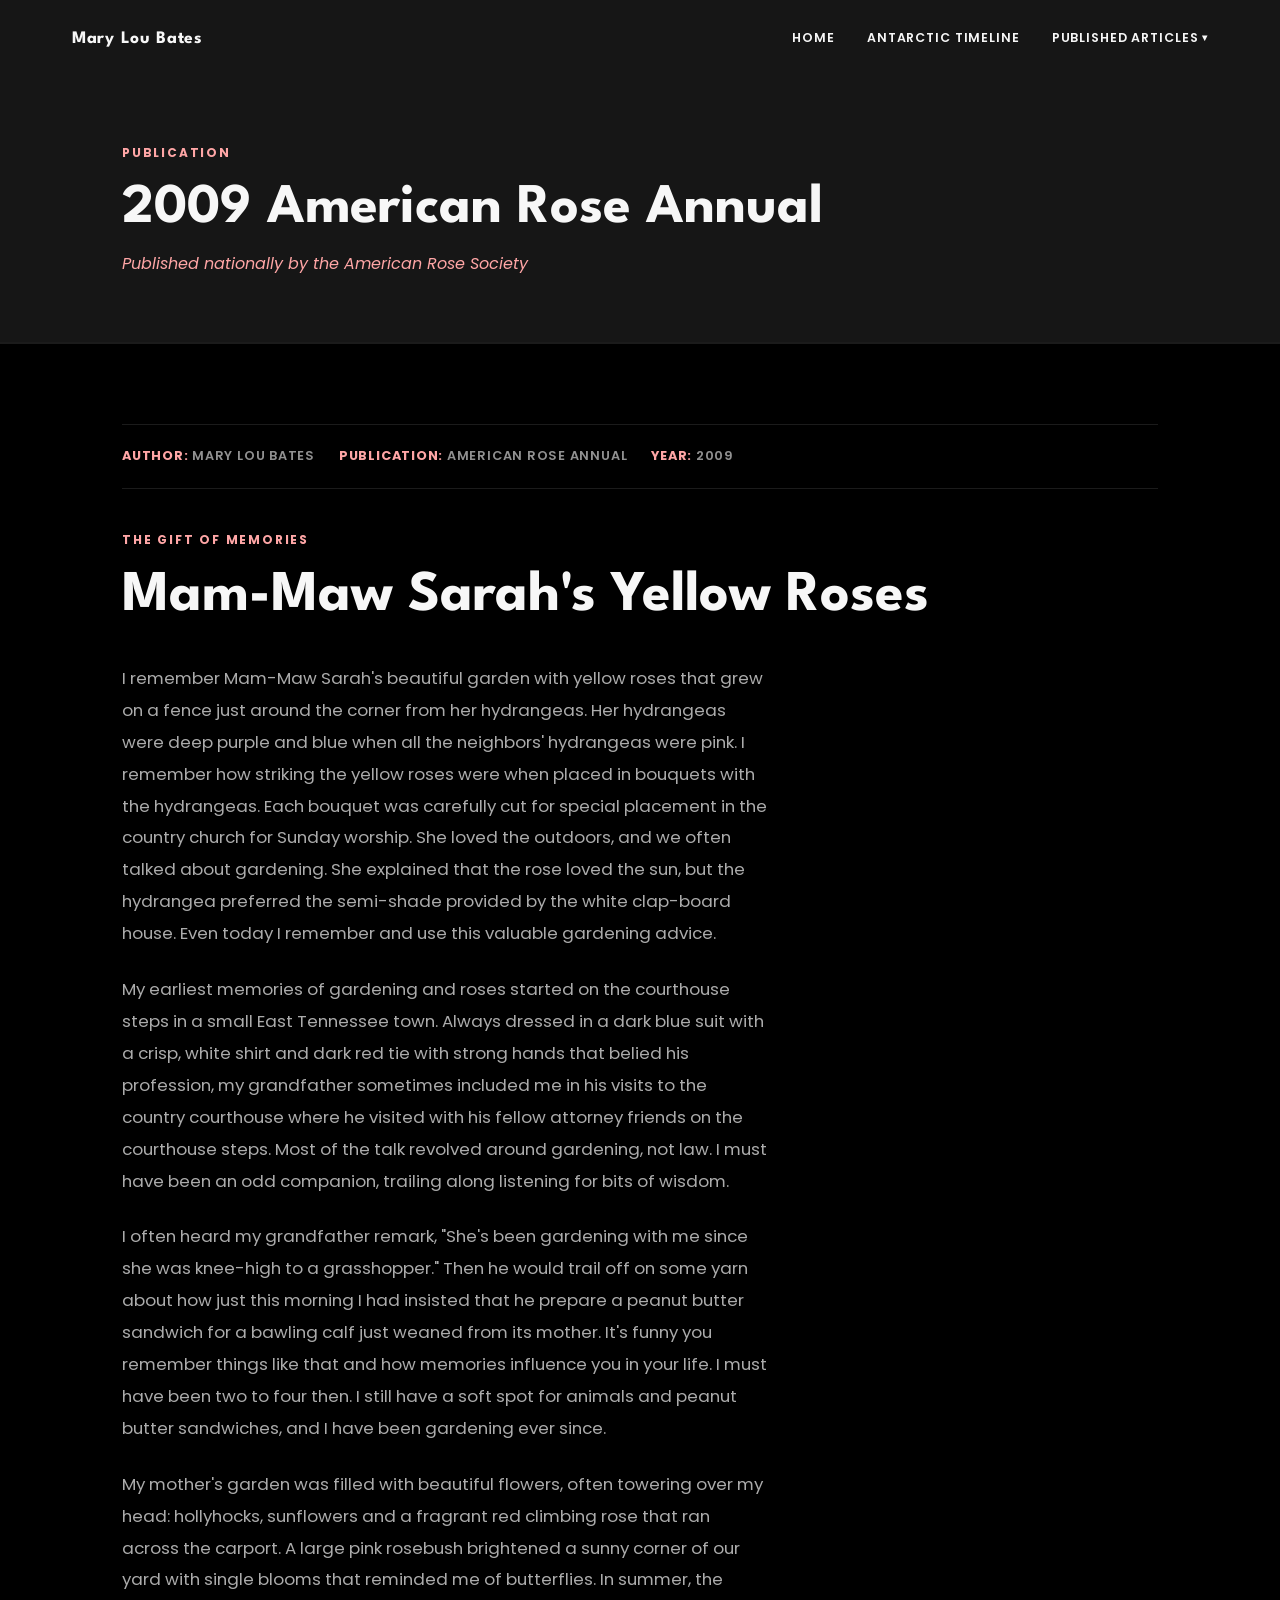
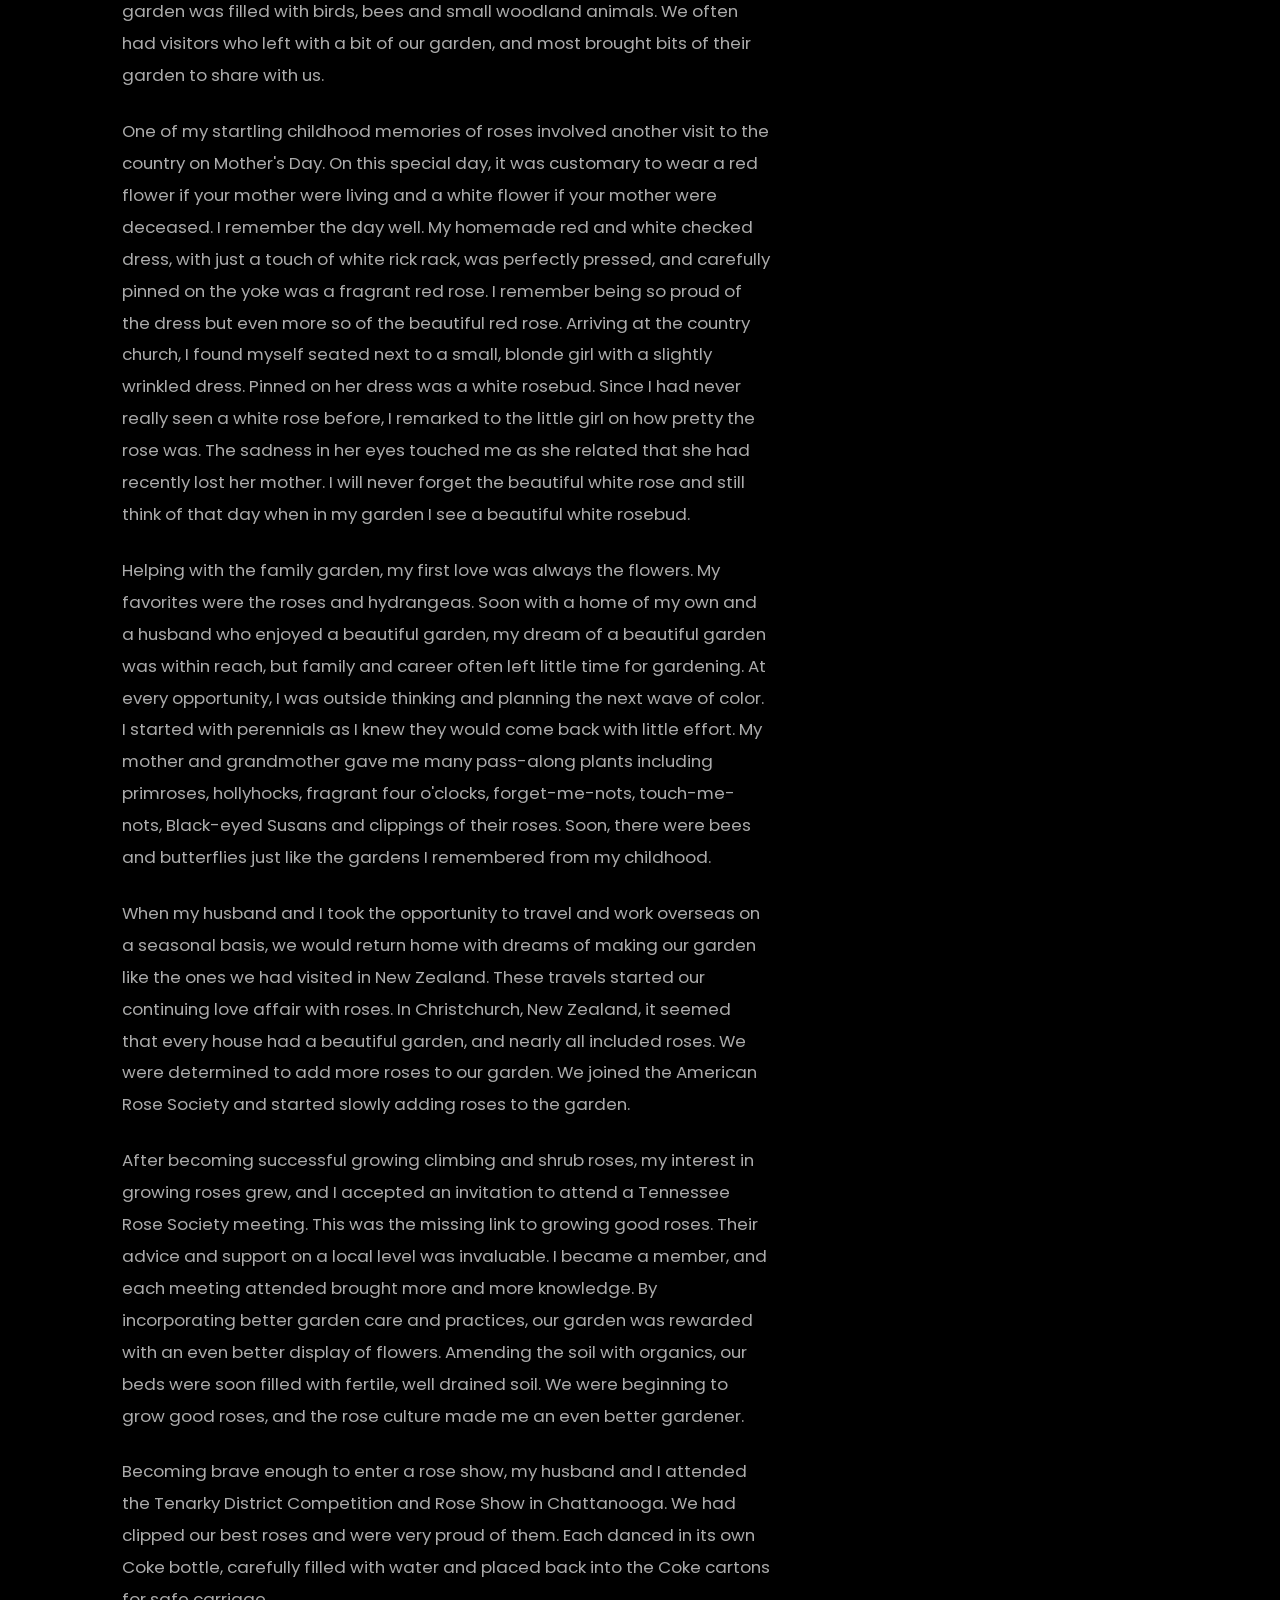
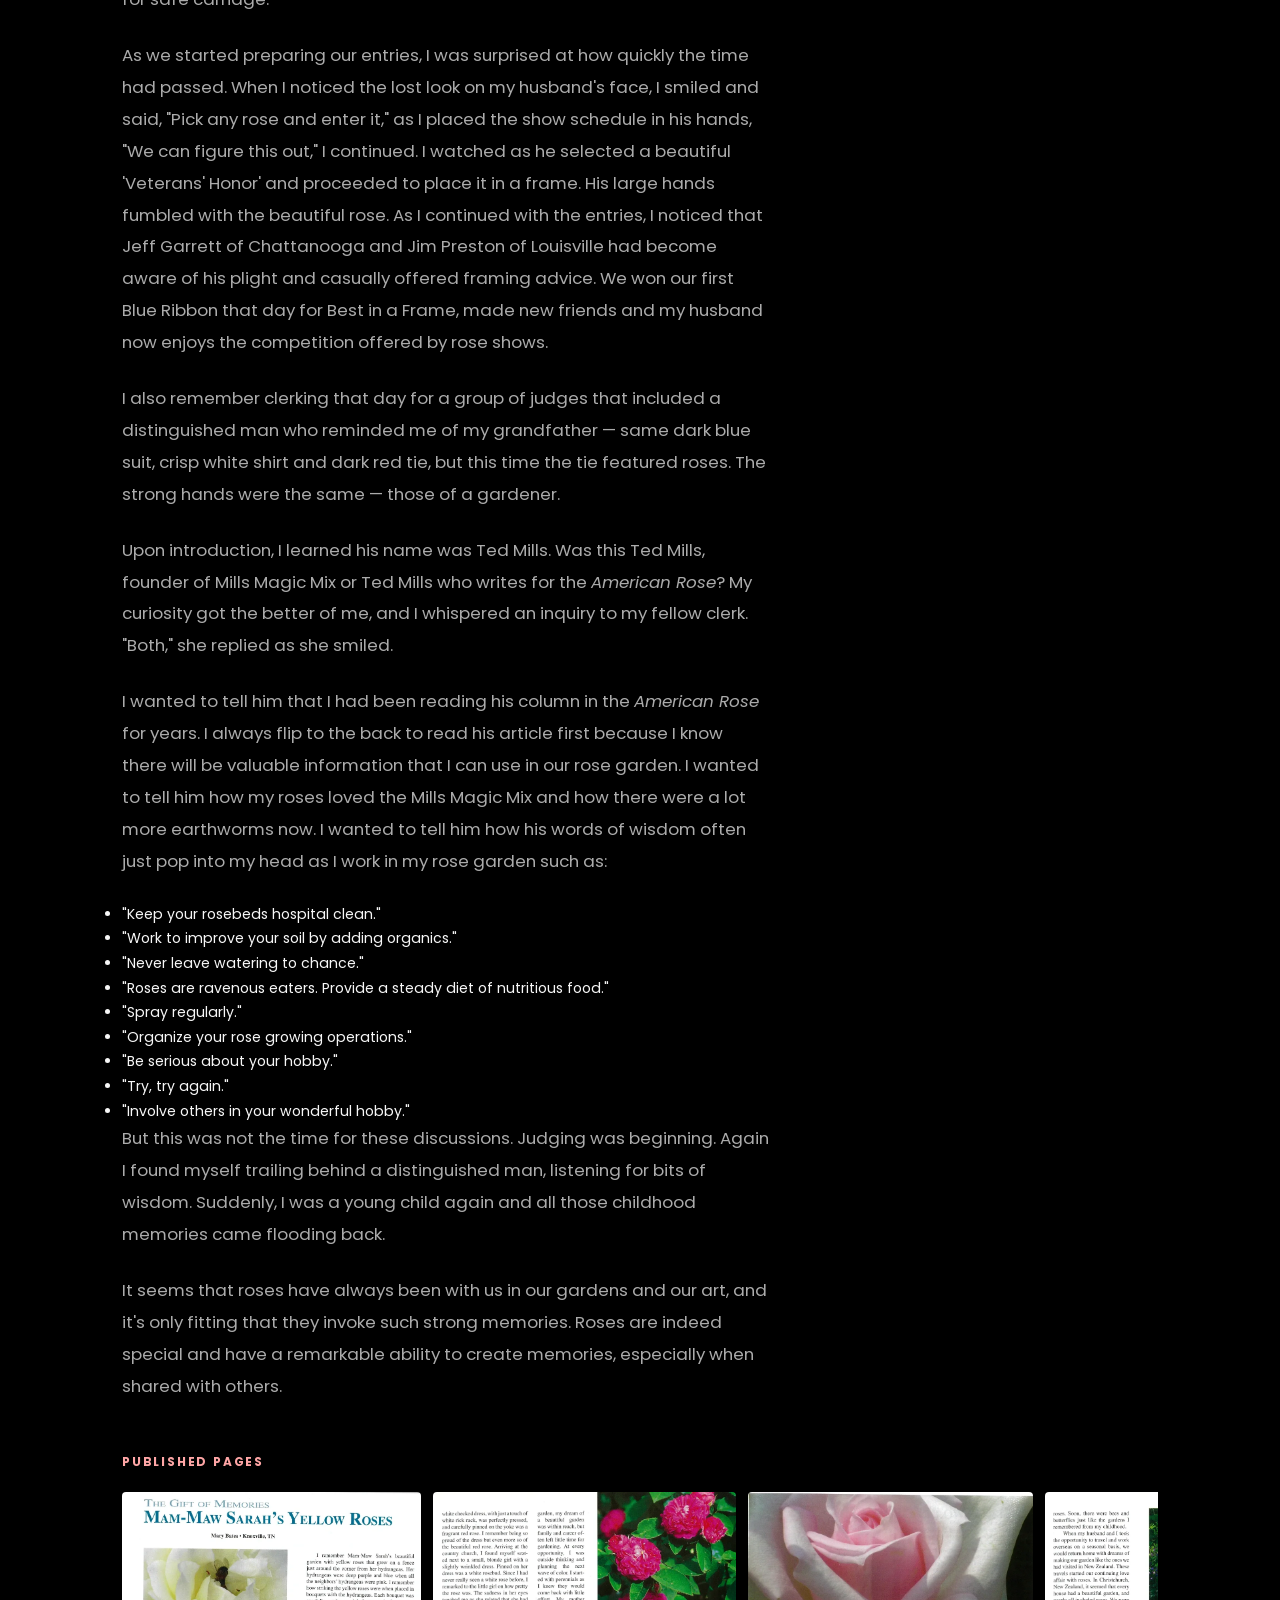
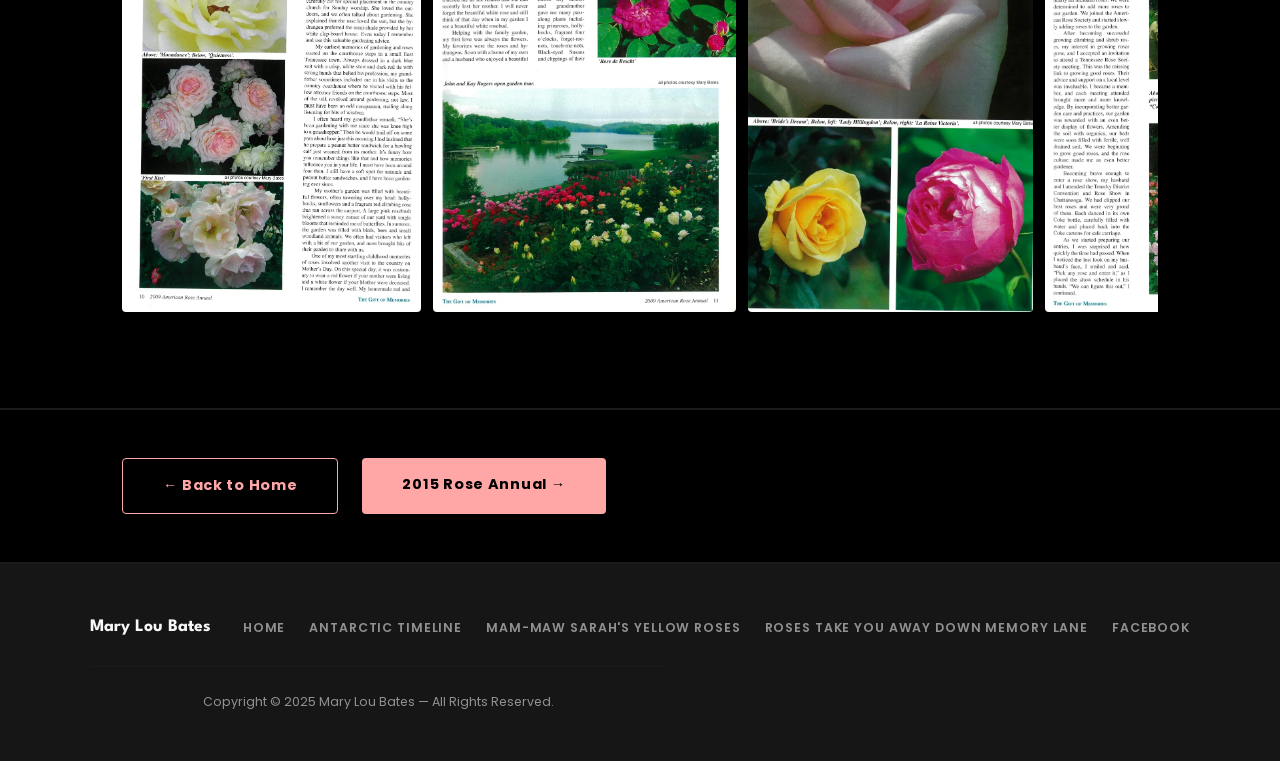
<file: 2009-american-rose-annual.html>
<!DOCTYPE html>
<html lang="en">
<head>
  <meta charset="UTF-8" />
  <meta name="viewport" content="width=device-width, initial-scale=1.0" />
  <title>2009 American Rose Annual | Mary Lou Bates</title>
  <meta name="description" content="Article by Mary Lou Bates published in the 2009 American Rose Annual — Mam-Maw Sarah's Yellow Roses." />
  <link rel="preconnect" href="https://fonts.googleapis.com" />
  <link rel="preconnect" href="https://fonts.gstatic.com" crossorigin />
  <link href="https://fonts.googleapis.com/css2?family=League+Spartan:wght@400;700&family=Poppins:wght@300;400;600;700&display=swap" rel="stylesheet" />
  <link rel="stylesheet" href="css/style.css" />
  <link rel="canonical" href="https://ambersiprelle.github.io/MaryLouBates/2009-american-rose-annual.html" />
  <meta property="og:type" content="website" />
  <meta property="og:url" content="https://ambersiprelle.github.io/MaryLouBates/2009-american-rose-annual.html" />
  <meta property="og:title" content="2009 American Rose Annual | Mary Lou Bates" />
  <meta property="og:description" content="Article by Mary Lou Bates published in the 2009 American Rose Annual — Mam-Maw Sarah's Yellow Roses." />
  <meta property="og:image" content="https://ambersiprelle.github.io/MaryLouBates/images/2009-page-1.png" />
  <meta name="twitter:card" content="summary_large_image" />
  <meta name="twitter:title" content="2009 American Rose Annual | Mary Lou Bates" />
  <meta name="twitter:description" content="Article by Mary Lou Bates published in the 2009 American Rose Annual — Mam-Maw Sarah's Yellow Roses." />
  <meta name="twitter:image" content="https://ambersiprelle.github.io/MaryLouBates/images/2009-page-1.png" />
</head>
<body>

  <div class="nav-wrapper">
    <nav class="nav">
      <a href="index.html" class="nav-logo">Mary Lou Bates</a>
      <button class="nav-toggle" aria-label="Toggle menu"><span></span><span></span><span></span></button>
      <ul class="nav-links">
        <li><a href="index.html">Home</a></li>
        <li><a href="timeline.html">Antarctic Timeline</a></li>
        <li class="nav-dropdown">
          <a href="#" class="nav-dropdown-toggle">Published Articles <span class="nav-caret">▾</span></a>
          <ul class="nav-dropdown-menu">
            <li><a href="2009-american-rose-annual.html">Mam-Maw Sarah's Yellow Roses</a></li>
            <li><a href="2015-american-rose-annual.html">Roses Take You Away Down Memory Lane</a></li>
          </ul>
        </li>
      </ul>
    </nav>
  </div>

  <div class="page-hero">
    <div class="container">
      <span class="section-label">Publication</span>
      <h1>2009 American Rose Annual</h1>
      <p>Published nationally by the American Rose Society</p>
    </div>
  </div>

  <!-- Article -->
  <section id="gift-of-memories">
    <div class="container">
      <div class="article-meta">
        <span><strong>Author:</strong> Mary Lou Bates</span>
        <span><strong>Publication:</strong> American Rose Annual</span>
        <span><strong>Year:</strong> 2009</span>
      </div>
      <span class="section-label">The Gift of Memories</span>
      <h2 style="margin-bottom:2rem;">Mam-Maw Sarah's Yellow Roses</h2>
      <div class="article-body">
        <p>I remember Mam-Maw Sarah's beautiful garden with yellow roses that grew on a fence just around the corner from her hydrangeas. Her hydrangeas were deep purple and blue when all the neighbors' hydrangeas were pink. I remember how striking the yellow roses were when placed in bouquets with the hydrangeas. Each bouquet was carefully cut for special placement in the country church for Sunday worship. She loved the outdoors, and we often talked about gardening. She explained that the rose loved the sun, but the hydrangea preferred the semi-shade provided by the white clap-board house. Even today I remember and use this valuable gardening advice.</p>
        <p>My earliest memories of gardening and roses started on the courthouse steps in a small East Tennessee town. Always dressed in a dark blue suit with a crisp, white shirt and dark red tie with strong hands that belied his profession, my grandfather sometimes included me in his visits to the country courthouse where he visited with his fellow attorney friends on the courthouse steps. Most of the talk revolved around gardening, not law. I must have been an odd companion, trailing along listening for bits of wisdom.</p>
        <p>I often heard my grandfather remark, "She's been gardening with me since she was knee-high to a grasshopper." Then he would trail off on some yarn about how just this morning I had insisted that he prepare a peanut butter sandwich for a bawling calf just weaned from its mother. It's funny you remember things like that and how memories influence you in your life. I must have been two to four then. I still have a soft spot for animals and peanut butter sandwiches, and I have been gardening ever since.</p>
        <p>My mother's garden was filled with beautiful flowers, often towering over my head: hollyhocks, sunflowers and a fragrant red climbing rose that ran across the carport. A large pink rosebush brightened a sunny corner of our yard with single blooms that reminded me of butterflies. In summer, the garden was filled with birds, bees and small woodland animals. We often had visitors who left with a bit of our garden, and most brought bits of their garden to share with us.</p>
        <p>One of my startling childhood memories of roses involved another visit to the country on Mother's Day. On this special day, it was customary to wear a red flower if your mother were living and a white flower if your mother were deceased. I remember the day well. My homemade red and white checked dress, with just a touch of white rick rack, was perfectly pressed, and carefully pinned on the yoke was a fragrant red rose. I remember being so proud of the dress but even more so of the beautiful red rose. Arriving at the country church, I found myself seated next to a small, blonde girl with a slightly wrinkled dress. Pinned on her dress was a white rosebud. Since I had never really seen a white rose before, I remarked to the little girl on how pretty the rose was. The sadness in her eyes touched me as she related that she had recently lost her mother. I will never forget the beautiful white rose and still think of that day when in my garden I see a beautiful white rosebud.</p>
        <p>Helping with the family garden, my first love was always the flowers. My favorites were the roses and hydrangeas. Soon with a home of my own and a husband who enjoyed a beautiful garden, my dream of a beautiful garden was within reach, but family and career often left little time for gardening. At every opportunity, I was outside thinking and planning the next wave of color. I started with perennials as I knew they would come back with little effort. My mother and grandmother gave me many pass-along plants including primroses, hollyhocks, fragrant four o'clocks, forget-me-nots, touch-me-nots, Black-eyed Susans and clippings of their roses. Soon, there were bees and butterflies just like the gardens I remembered from my childhood.</p>
        <p>When my husband and I took the opportunity to travel and work overseas on a seasonal basis, we would return home with dreams of making our garden like the ones we had visited in New Zealand. These travels started our continuing love affair with roses. In Christchurch, New Zealand, it seemed that every house had a beautiful garden, and nearly all included roses. We were determined to add more roses to our garden. We joined the American Rose Society and started slowly adding roses to the garden.</p>
        <p>After becoming successful growing climbing and shrub roses, my interest in growing roses grew, and I accepted an invitation to attend a Tennessee Rose Society meeting. This was the missing link to growing good roses. Their advice and support on a local level was invaluable. I became a member, and each meeting attended brought more and more knowledge. By incorporating better garden care and practices, our garden was rewarded with an even better display of flowers. Amending the soil with organics, our beds were soon filled with fertile, well drained soil. We were beginning to grow good roses, and the rose culture made me an even better gardener.</p>
        <p>Becoming brave enough to enter a rose show, my husband and I attended the Tenarky District Competition and Rose Show in Chattanooga. We had clipped our best roses and were very proud of them. Each danced in its own Coke bottle, carefully filled with water and placed back into the Coke cartons for safe carriage.</p>
        <p>As we started preparing our entries, I was surprised at how quickly the time had passed. When I noticed the lost look on my husband's face, I smiled and said, "Pick any rose and enter it," as I placed the show schedule in his hands, "We can figure this out," I continued. I watched as he selected a beautiful 'Veterans' Honor' and proceeded to place it in a frame. His large hands fumbled with the beautiful rose. As I continued with the entries, I noticed that Jeff Garrett of Chattanooga and Jim Preston of Louisville had become aware of his plight and casually offered framing advice. We won our first Blue Ribbon that day for Best in a Frame, made new friends and my husband now enjoys the competition offered by rose shows.</p>
        <p>I also remember clerking that day for a group of judges that included a distinguished man who reminded me of my grandfather — same dark blue suit, crisp white shirt and dark red tie, but this time the tie featured roses. The strong hands were the same — those of a gardener.</p>
        <p>Upon introduction, I learned his name was Ted Mills. Was this Ted Mills, founder of Mills Magic Mix or Ted Mills who writes for the <em>American Rose</em>? My curiosity got the better of me, and I whispered an inquiry to my fellow clerk. "Both," she replied as she smiled.</p>
        <p>I wanted to tell him that I had been reading his column in the <em>American Rose</em> for years. I always flip to the back to read his article first because I know there will be valuable information that I can use in our rose garden. I wanted to tell him how my roses loved the Mills Magic Mix and how there were a lot more earthworms now. I wanted to tell him how his words of wisdom often just pop into my head as I work in my rose garden such as:</p>
        <ul>
          <li>"Keep your rosebeds hospital clean."</li>
          <li>"Work to improve your soil by adding organics."</li>
          <li>"Never leave watering to chance."</li>
          <li>"Roses are ravenous eaters. Provide a steady diet of nutritious food."</li>
          <li>"Spray regularly."</li>
          <li>"Organize your rose growing operations."</li>
          <li>"Be serious about your hobby."</li>
          <li>"Try, try again."</li>
          <li>"Involve others in your wonderful hobby."</li>
        </ul>
        <p>But this was not the time for these discussions. Judging was beginning. Again I found myself trailing behind a distinguished man, listening for bits of wisdom. Suddenly, I was a young child again and all those childhood memories came flooding back.</p>
        <p>It seems that roses have always been with us in our gardens and our art, and it's only fitting that they invoke such strong memories. Roses are indeed special and have a remarkable ability to create memories, especially when shared with others.</p>
      </div>

      <!-- Scanned pages gallery -->
      <div style="margin-top:3rem;">
        <span class="section-label">Published Pages</span>
        <div style="display:flex;gap:0.75rem;overflow-x:auto;padding-bottom:1rem;margin-top:1.25rem;scroll-snap-type:x mandatory;">
          <img src="images/2009-page-1.png" alt="2009 American Rose Annual — page 1" style="height:420px;width:auto;flex-shrink:0;border-radius:4px;box-shadow:0 2px 12px rgba(0,0,0,0.4);scroll-snap-align:start;" />
          <img src="images/2009-page-2.png" alt="2009 American Rose Annual — page 2" style="height:420px;width:auto;flex-shrink:0;border-radius:4px;box-shadow:0 2px 12px rgba(0,0,0,0.4);scroll-snap-align:start;" />
          <img src="images/2009-page-3.png" alt="2009 American Rose Annual — page 3" style="height:420px;width:auto;flex-shrink:0;border-radius:4px;box-shadow:0 2px 12px rgba(0,0,0,0.4);scroll-snap-align:start;" />
          <img src="images/2009-page-4.png" alt="2009 American Rose Annual — page 4" style="height:420px;width:auto;flex-shrink:0;border-radius:4px;box-shadow:0 2px 12px rgba(0,0,0,0.4);scroll-snap-align:start;" />
          <img src="images/2009-page-5.png" alt="2009 American Rose Annual — page 5" style="height:420px;width:auto;flex-shrink:0;border-radius:4px;box-shadow:0 2px 12px rgba(0,0,0,0.4);scroll-snap-align:start;" />
          <img src="images/2009-page-6.png" alt="2009 American Rose Annual — page 6" style="height:420px;width:auto;flex-shrink:0;border-radius:4px;box-shadow:0 2px 12px rgba(0,0,0,0.4);scroll-snap-align:start;" />
        </div>
      </div>
    </div>
  </section>

  <!-- Back nav -->
  <section style="padding:3rem 0;">
    <div class="container" style="display:flex;gap:1.5rem;flex-wrap:wrap;">
      <a href="index.html" class="btn" style="background:transparent;border:1px solid var(--coral);color:var(--coral);">← Back to Home</a>
      <a href="2015-american-rose-annual.html" class="btn">2015 Rose Annual →</a>
    </div>
  </section>

  <footer>
    <div class="footer-inner">
      <span class="footer-name">Mary Lou Bates</span>
      <ul class="footer-links">
        <li><a href="index.html">Home</a></li>
        <li><a href="timeline.html">Antarctic Timeline</a></li>
        <li><a href="2009-american-rose-annual.html">Mam-Maw Sarah's Yellow Roses</a></li>
        <li><a href="2015-american-rose-annual.html">Roses Take You Away Down Memory Lane</a></li>
        <li><a href="https://www.facebook.com/mary.bates.5602" target="_blank" rel="noopener">Facebook</a></li>
      </ul>
      <p class="footer-copy">Copyright &copy; 2025 Mary Lou Bates &mdash; All Rights Reserved.</p>
    </div>
  </footer>

  <script src="js/main.js"></script>
</body>
</html>
</file>
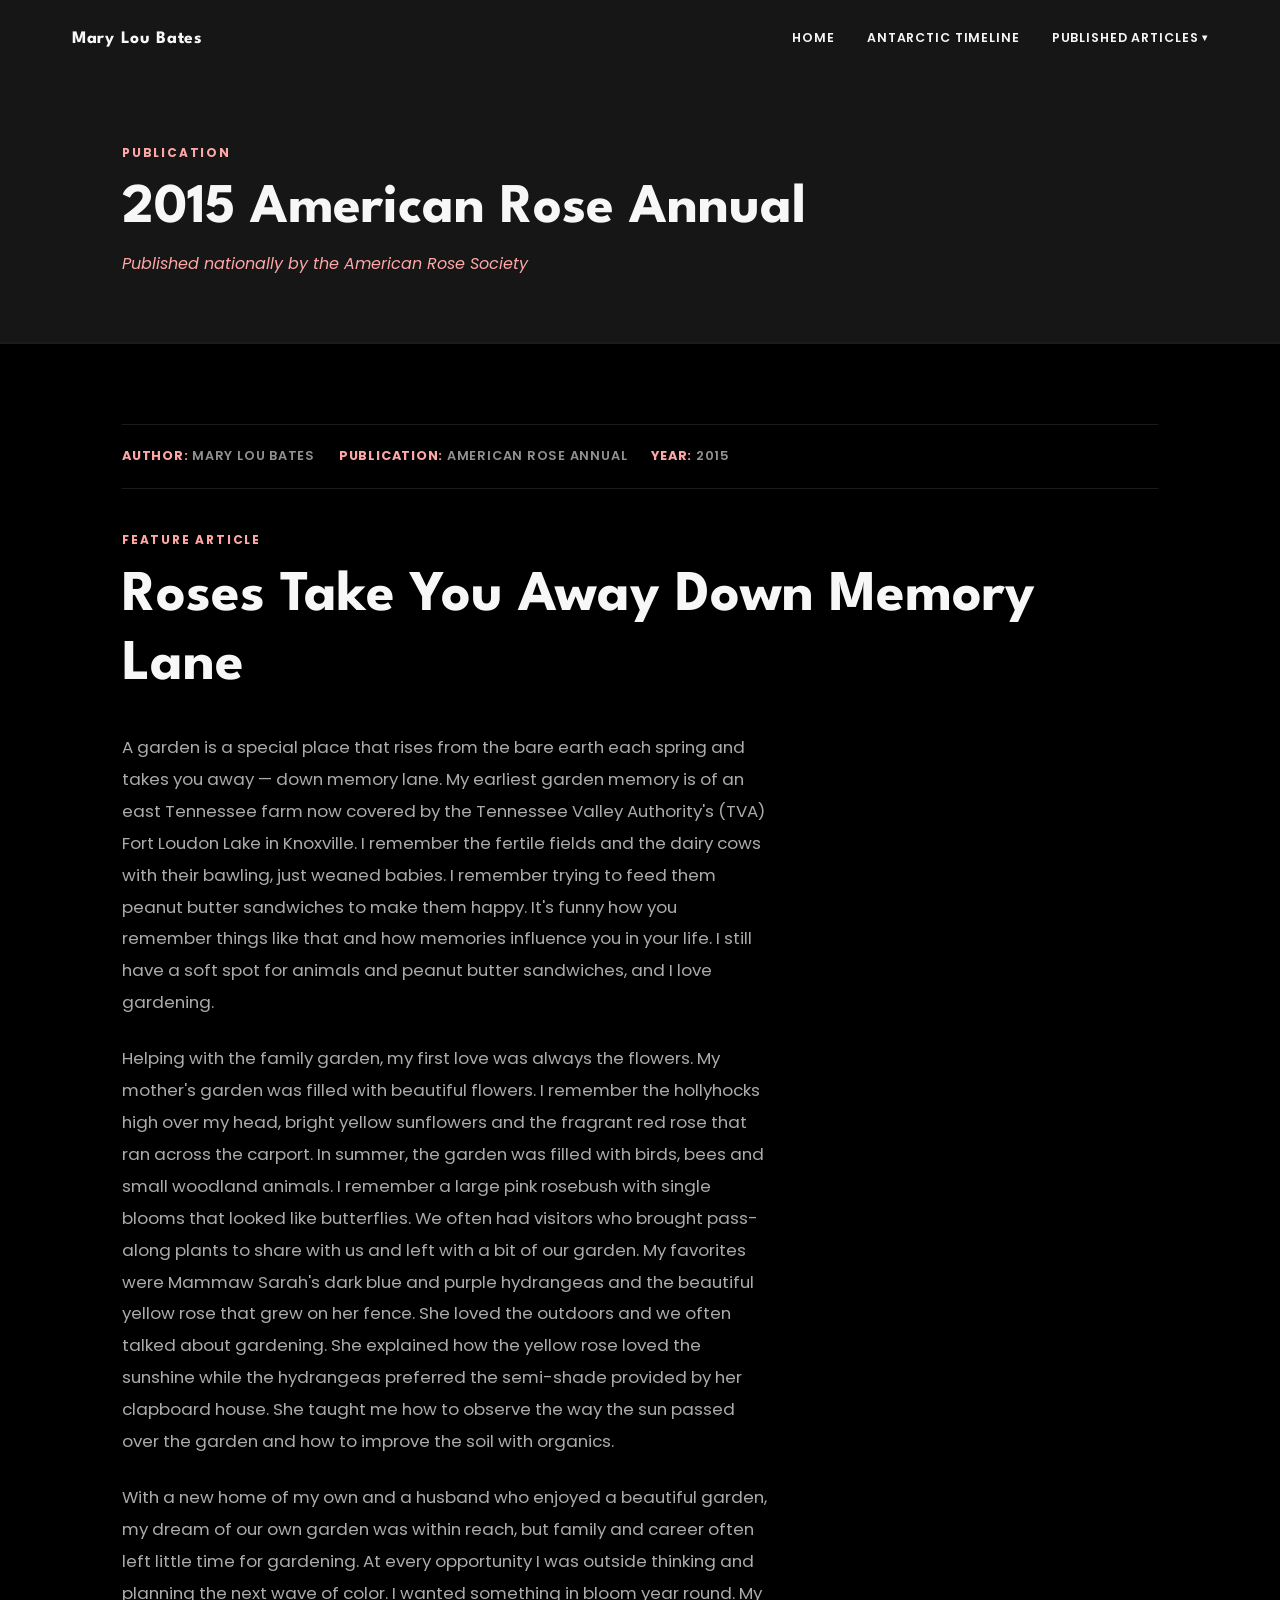
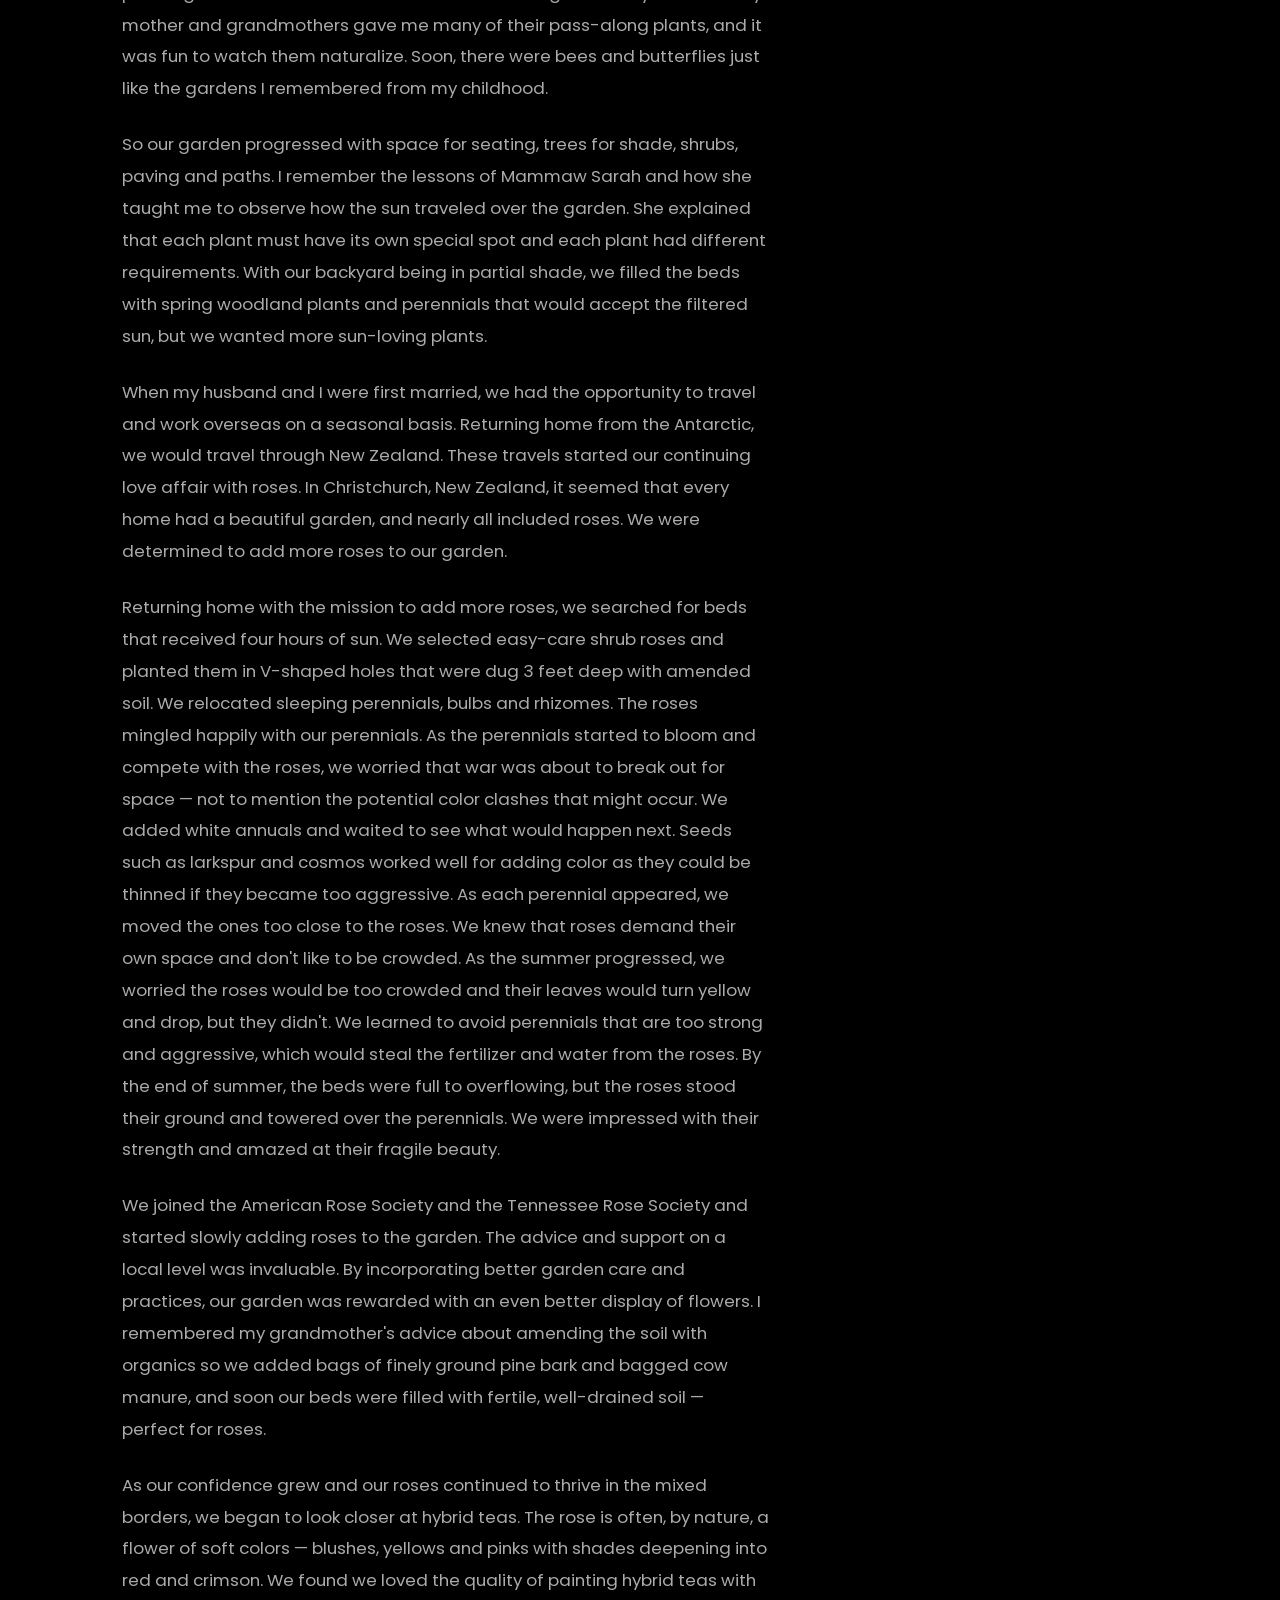
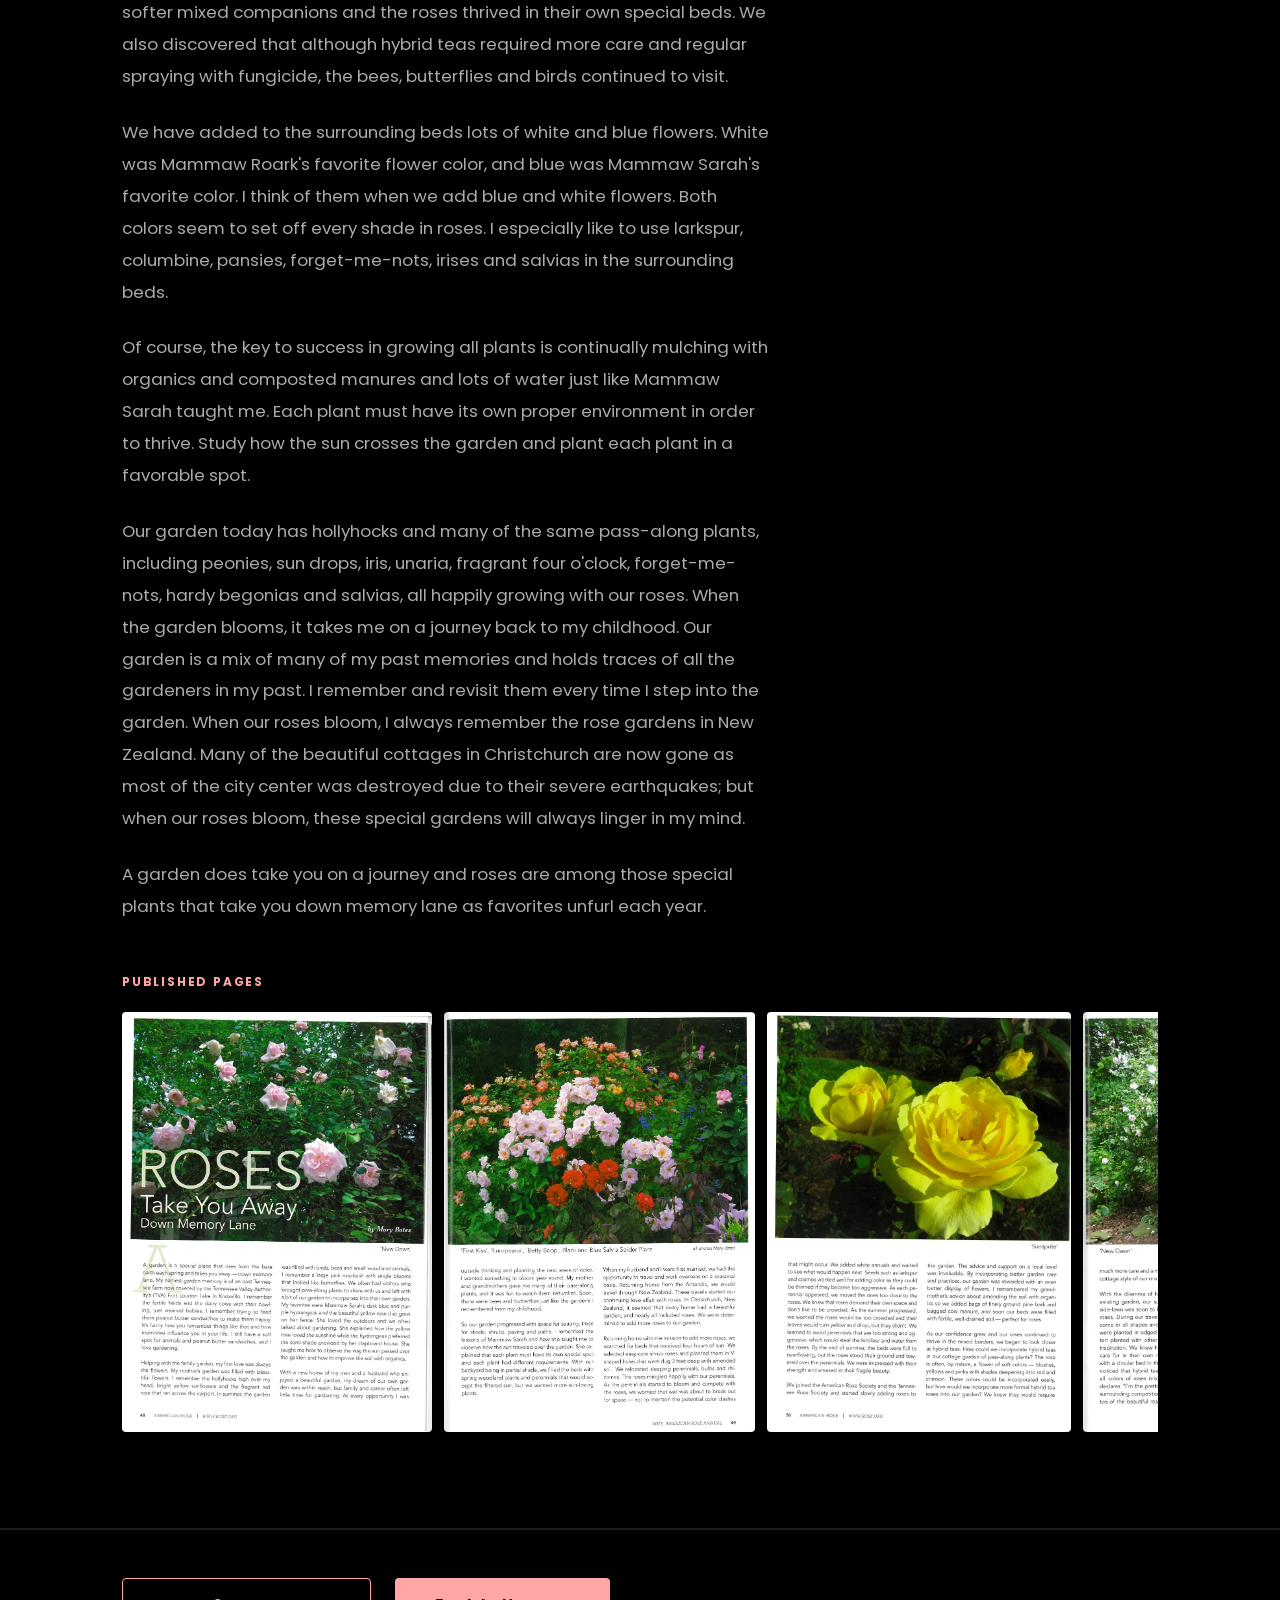
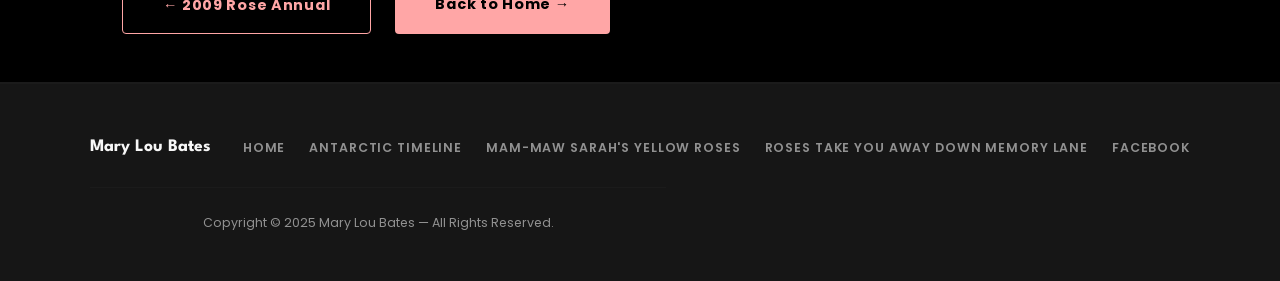
<file: 2015-american-rose-annual.html>
<!DOCTYPE html>
<html lang="en">
<head>
  <meta charset="UTF-8" />
  <meta name="viewport" content="width=device-width, initial-scale=1.0" />
  <title>2015 American Rose Annual | Mary Lou Bates</title>
  <meta name="description" content="Article by Mary Lou Bates published in the 2015 American Rose Annual — Roses Take You Away Down Memory Lane." />
  <link rel="preconnect" href="https://fonts.googleapis.com" />
  <link rel="preconnect" href="https://fonts.gstatic.com" crossorigin />
  <link href="https://fonts.googleapis.com/css2?family=League+Spartan:wght@400;700&family=Poppins:wght@300;400;600;700&display=swap" rel="stylesheet" />
  <link rel="stylesheet" href="css/style.css" />
  <link rel="canonical" href="https://ambersiprelle.github.io/MaryLouBates/2015-american-rose-annual.html" />
  <meta property="og:type" content="website" />
  <meta property="og:url" content="https://ambersiprelle.github.io/MaryLouBates/2015-american-rose-annual.html" />
  <meta property="og:title" content="2015 American Rose Annual | Mary Lou Bates" />
  <meta property="og:description" content="Article by Mary Lou Bates published in the 2015 American Rose Annual — Roses Take You Away Down Memory Lane." />
  <meta property="og:image" content="https://ambersiprelle.github.io/MaryLouBates/images/2015-page-1.png" />
  <meta name="twitter:card" content="summary_large_image" />
  <meta name="twitter:title" content="2015 American Rose Annual | Mary Lou Bates" />
  <meta name="twitter:description" content="Article by Mary Lou Bates published in the 2015 American Rose Annual — Roses Take You Away Down Memory Lane." />
  <meta name="twitter:image" content="https://ambersiprelle.github.io/MaryLouBates/images/2015-page-1.png" />
</head>
<body>

  <div class="nav-wrapper">
    <nav class="nav">
      <a href="index.html" class="nav-logo">Mary Lou Bates</a>
      <button class="nav-toggle" aria-label="Toggle menu"><span></span><span></span><span></span></button>
      <ul class="nav-links">
        <li><a href="index.html">Home</a></li>
        <li><a href="timeline.html">Antarctic Timeline</a></li>
        <li class="nav-dropdown">
          <a href="#" class="nav-dropdown-toggle">Published Articles <span class="nav-caret">▾</span></a>
          <ul class="nav-dropdown-menu">
            <li><a href="2009-american-rose-annual.html">Mam-Maw Sarah's Yellow Roses</a></li>
            <li><a href="2015-american-rose-annual.html">Roses Take You Away Down Memory Lane</a></li>
          </ul>
        </li>
      </ul>
    </nav>
  </div>

  <div class="page-hero">
    <div class="container">
      <span class="section-label">Publication</span>
      <h1>2015 American Rose Annual</h1>
      <p>Published nationally by the American Rose Society</p>
    </div>
  </div>

  <!-- Article -->
  <section>
    <div class="container">
      <div class="article-meta">
        <span><strong>Author:</strong> Mary Lou Bates</span>
        <span><strong>Publication:</strong> American Rose Annual</span>
        <span><strong>Year:</strong> 2015</span>
      </div>
      <span class="section-label">Feature Article</span>
      <h2 style="margin-bottom:2rem;">Roses Take You Away Down Memory Lane</h2>
      <div class="article-body">
        <p>A garden is a special place that rises from the bare earth each spring and takes you away — down memory lane. My earliest garden memory is of an east Tennessee farm now covered by the Tennessee Valley Authority's (TVA) Fort Loudon Lake in Knoxville. I remember the fertile fields and the dairy cows with their bawling, just weaned babies. I remember trying to feed them peanut butter sandwiches to make them happy. It's funny how you remember things like that and how memories influence you in your life. I still have a soft spot for animals and peanut butter sandwiches, and I love gardening.</p>
        <p>Helping with the family garden, my first love was always the flowers. My mother's garden was filled with beautiful flowers. I remember the hollyhocks high over my head, bright yellow sunflowers and the fragrant red rose that ran across the carport. In summer, the garden was filled with birds, bees and small woodland animals. I remember a large pink rosebush with single blooms that looked like butterflies. We often had visitors who brought pass-along plants to share with us and left with a bit of our garden. My favorites were Mammaw Sarah's dark blue and purple hydrangeas and the beautiful yellow rose that grew on her fence. She loved the outdoors and we often talked about gardening. She explained how the yellow rose loved the sunshine while the hydrangeas preferred the semi-shade provided by her clapboard house. She taught me how to observe the way the sun passed over the garden and how to improve the soil with organics.</p>
        <p>With a new home of my own and a husband who enjoyed a beautiful garden, my dream of our own garden was within reach, but family and career often left little time for gardening. At every opportunity I was outside thinking and planning the next wave of color. I wanted something in bloom year round. My mother and grandmothers gave me many of their pass-along plants, and it was fun to watch them naturalize. Soon, there were bees and butterflies just like the gardens I remembered from my childhood.</p>
        <p>So our garden progressed with space for seating, trees for shade, shrubs, paving and paths. I remember the lessons of Mammaw Sarah and how she taught me to observe how the sun traveled over the garden. She explained that each plant must have its own special spot and each plant had different requirements. With our backyard being in partial shade, we filled the beds with spring woodland plants and perennials that would accept the filtered sun, but we wanted more sun-loving plants.</p>
        <p>When my husband and I were first married, we had the opportunity to travel and work overseas on a seasonal basis. Returning home from the Antarctic, we would travel through New Zealand. These travels started our continuing love affair with roses. In Christchurch, New Zealand, it seemed that every home had a beautiful garden, and nearly all included roses. We were determined to add more roses to our garden.</p>
        <p>Returning home with the mission to add more roses, we searched for beds that received four hours of sun. We selected easy-care shrub roses and planted them in V-shaped holes that were dug 3 feet deep with amended soil. We relocated sleeping perennials, bulbs and rhizomes. The roses mingled happily with our perennials. As the perennials started to bloom and compete with the roses, we worried that war was about to break out for space — not to mention the potential color clashes that might occur. We added white annuals and waited to see what would happen next. Seeds such as larkspur and cosmos worked well for adding color as they could be thinned if they became too aggressive. As each perennial appeared, we moved the ones too close to the roses. We knew that roses demand their own space and don't like to be crowded. As the summer progressed, we worried the roses would be too crowded and their leaves would turn yellow and drop, but they didn't. We learned to avoid perennials that are too strong and aggressive, which would steal the fertilizer and water from the roses. By the end of summer, the beds were full to overflowing, but the roses stood their ground and towered over the perennials. We were impressed with their strength and amazed at their fragile beauty.</p>
        <p>We joined the American Rose Society and the Tennessee Rose Society and started slowly adding roses to the garden. The advice and support on a local level was invaluable. By incorporating better garden care and practices, our garden was rewarded with an even better display of flowers. I remembered my grandmother's advice about amending the soil with organics so we added bags of finely ground pine bark and bagged cow manure, and soon our beds were filled with fertile, well-drained soil — perfect for roses.</p>
        <p>As our confidence grew and our roses continued to thrive in the mixed borders, we began to look closer at hybrid teas. The rose is often, by nature, a flower of soft colors — blushes, yellows and pinks with shades deepening into red and crimson. We found we loved the quality of painting hybrid teas with softer mixed companions and the roses thrived in their own special beds. We also discovered that although hybrid teas required more care and regular spraying with fungicide, the bees, butterflies and birds continued to visit.</p>
        <p>We have added to the surrounding beds lots of white and blue flowers. White was Mammaw Roark's favorite flower color, and blue was Mammaw Sarah's favorite color. I think of them when we add blue and white flowers. Both colors seem to set off every shade in roses. I especially like to use larkspur, columbine, pansies, forget-me-nots, irises and salvias in the surrounding beds.</p>
        <p>Of course, the key to success in growing all plants is continually mulching with organics and composted manures and lots of water just like Mammaw Sarah taught me. Each plant must have its own proper environment in order to thrive. Study how the sun crosses the garden and plant each plant in a favorable spot.</p>
        <p>Our garden today has hollyhocks and many of the same pass-along plants, including peonies, sun drops, iris, unaria, fragrant four o'clock, forget-me-nots, hardy begonias and salvias, all happily growing with our roses. When the garden blooms, it takes me on a journey back to my childhood. Our garden is a mix of many of my past memories and holds traces of all the gardeners in my past. I remember and revisit them every time I step into the garden. When our roses bloom, I always remember the rose gardens in New Zealand. Many of the beautiful cottages in Christchurch are now gone as most of the city center was destroyed due to their severe earthquakes; but when our roses bloom, these special gardens will always linger in my mind.</p>
        <p>A garden does take you on a journey and roses are among those special plants that take you down memory lane as favorites unfurl each year.</p>
      </div>

      <!-- Scanned pages gallery -->
      <div style="margin-top:3rem;">
        <span class="section-label">Published Pages</span>
        <div style="display:flex;gap:0.75rem;overflow-x:auto;padding-bottom:1rem;margin-top:1.25rem;scroll-snap-type:x mandatory;">
          <img src="images/2015-page-1.png" alt="2015 American Rose Annual — page 1" style="height:420px;width:auto;flex-shrink:0;border-radius:4px;box-shadow:0 2px 12px rgba(0,0,0,0.4);scroll-snap-align:start;" />
          <img src="images/2015-page-2.png" alt="2015 American Rose Annual — page 2" style="height:420px;width:auto;flex-shrink:0;border-radius:4px;box-shadow:0 2px 12px rgba(0,0,0,0.4);scroll-snap-align:start;" />
          <img src="images/2015-page-3.png" alt="2015 American Rose Annual — page 3" style="height:420px;width:auto;flex-shrink:0;border-radius:4px;box-shadow:0 2px 12px rgba(0,0,0,0.4);scroll-snap-align:start;" />
          <img src="images/2015-page-4.png" alt="2015 American Rose Annual — page 4" style="height:420px;width:auto;flex-shrink:0;border-radius:4px;box-shadow:0 2px 12px rgba(0,0,0,0.4);scroll-snap-align:start;" />
          <img src="images/2015-page-5.png" alt="2015 American Rose Annual — page 5" style="height:420px;width:auto;flex-shrink:0;border-radius:4px;box-shadow:0 2px 12px rgba(0,0,0,0.4);scroll-snap-align:start;" />
        </div>
      </div>
    </div>
  </section>

  <!-- Back nav -->
  <section style="padding:3rem 0;">
    <div class="container" style="display:flex;gap:1.5rem;flex-wrap:wrap;">
      <a href="2009-american-rose-annual.html" class="btn" style="background:transparent;border:1px solid var(--coral);color:var(--coral);">← 2009 Rose Annual</a>
      <a href="index.html" class="btn">Back to Home →</a>
    </div>
  </section>

  <footer>
    <div class="footer-inner">
      <span class="footer-name">Mary Lou Bates</span>
      <ul class="footer-links">
        <li><a href="index.html">Home</a></li>
        <li><a href="timeline.html">Antarctic Timeline</a></li>
        <li><a href="2009-american-rose-annual.html">Mam-Maw Sarah's Yellow Roses</a></li>
        <li><a href="2015-american-rose-annual.html">Roses Take You Away Down Memory Lane</a></li>
        <li><a href="https://www.facebook.com/mary.bates.5602" target="_blank" rel="noopener">Facebook</a></li>
      </ul>
      <p class="footer-copy">Copyright &copy; 2025 Mary Lou Bates &mdash; All Rights Reserved.</p>
    </div>
  </footer>

  <script src="js/main.js"></script>
</body>
</html>
</file>
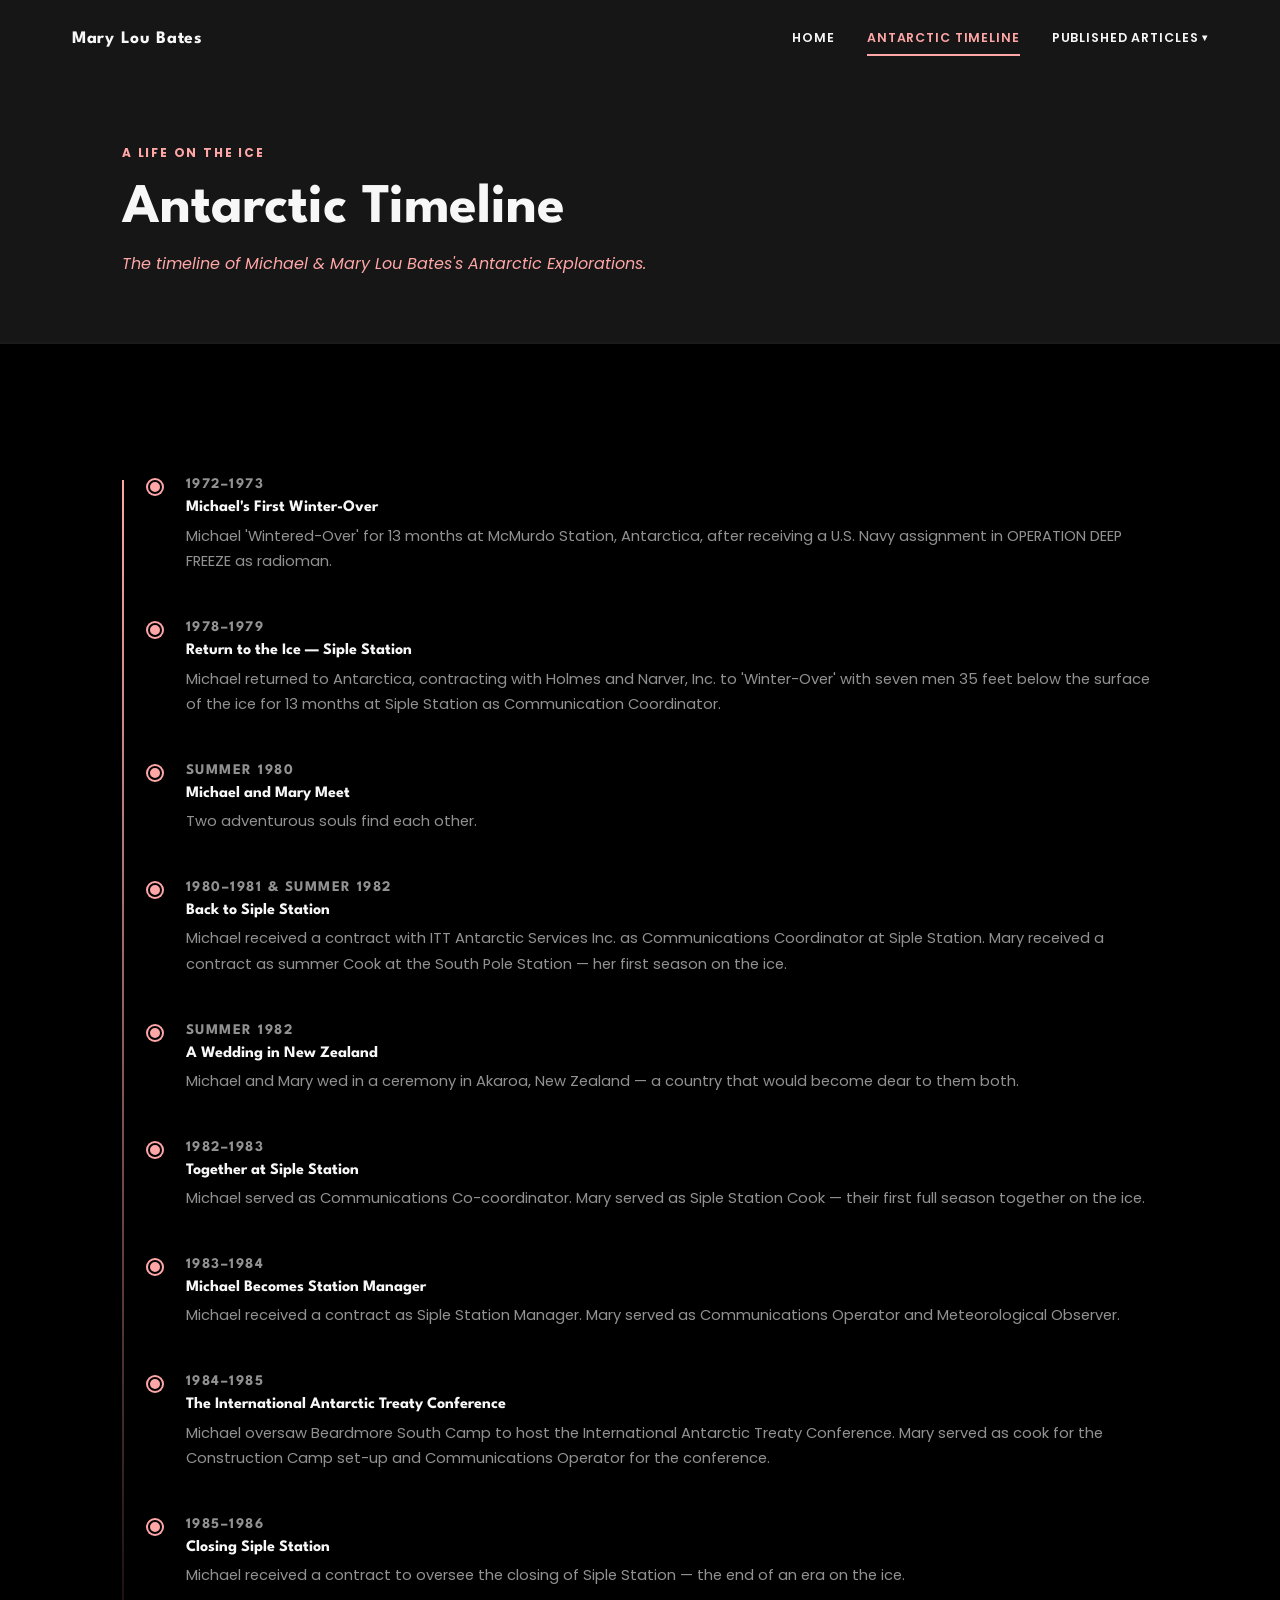
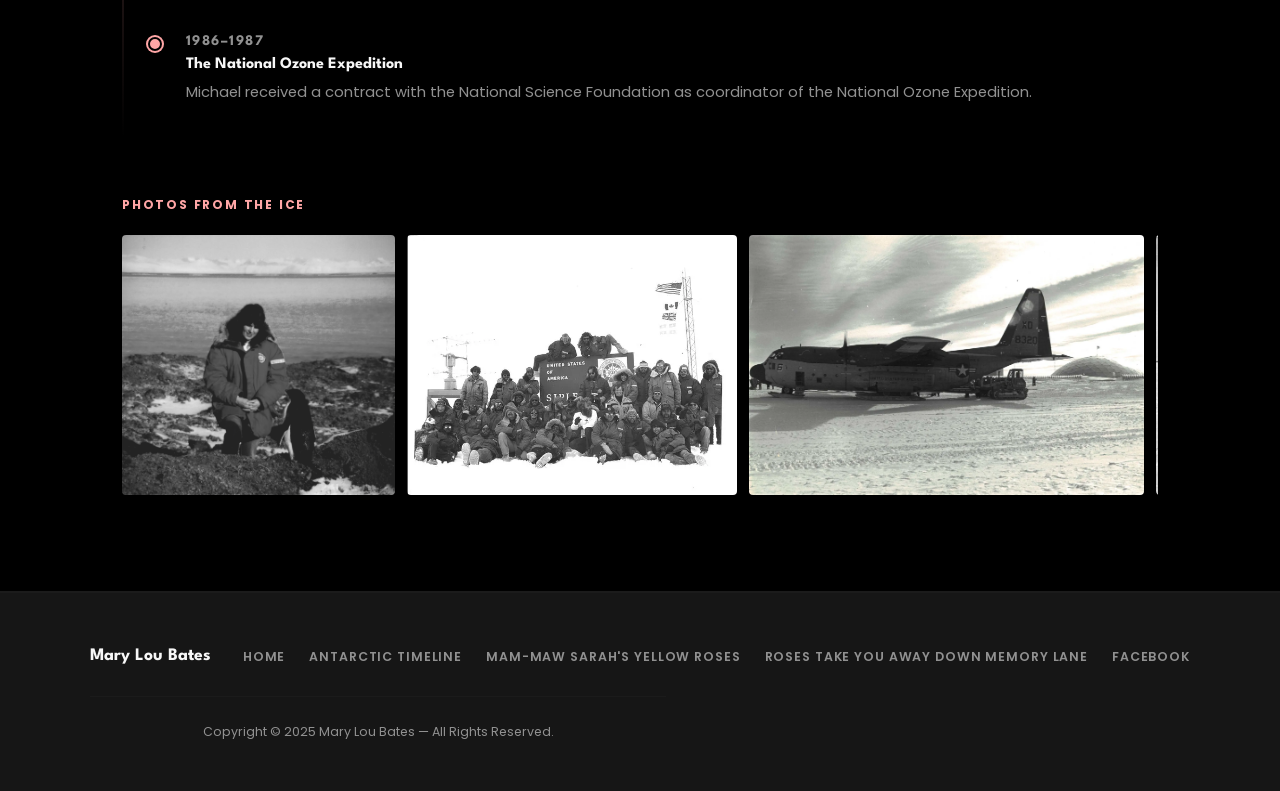
<file: timeline.html>
<!DOCTYPE html>
<html lang="en">
<head>
  <meta charset="UTF-8" />
  <meta name="viewport" content="width=device-width, initial-scale=1.0" />
  <title>Antarctic Timeline | Mary Lou Bates</title>
  <meta name="description" content="The Antarctic timeline of Michael &amp; Mary Lou Bates — from the ice to New Zealand and back again." />
  <link rel="preconnect" href="https://fonts.googleapis.com" />
  <link rel="preconnect" href="https://fonts.gstatic.com" crossorigin />
  <link href="https://fonts.googleapis.com/css2?family=League+Spartan:wght@400;700&family=Poppins:wght@300;400;600;700&display=swap" rel="stylesheet" />
  <link rel="stylesheet" href="css/style.css" />
  <link rel="canonical" href="https://ambersiprelle.github.io/MaryLouBates/timeline.html" />
  <meta property="og:type" content="website" />
  <meta property="og:url" content="https://ambersiprelle.github.io/MaryLouBates/timeline.html" />
  <meta property="og:title" content="Antarctic Timeline | Mary Lou Bates" />
  <meta property="og:description" content="The Antarctic timeline of Michael &amp; Mary Lou Bates — from the ice to New Zealand and back again." />
  <meta property="og:image" content="https://ambersiprelle.github.io/MaryLouBates/images/hero.png" />
  <meta name="twitter:card" content="summary_large_image" />
  <meta name="twitter:title" content="Antarctic Timeline | Mary Lou Bates" />
  <meta name="twitter:description" content="The Antarctic timeline of Michael &amp; Mary Lou Bates — from the ice to New Zealand and back again." />
  <meta name="twitter:image" content="https://ambersiprelle.github.io/MaryLouBates/images/hero.png" />
</head>
<body>

  <div class="nav-wrapper">
    <nav class="nav">
      <a href="index.html" class="nav-logo">Mary Lou Bates</a>
      <button class="nav-toggle" aria-label="Toggle menu"><span></span><span></span><span></span></button>
      <ul class="nav-links">
        <li><a href="index.html">Home</a></li>
        <li><a href="timeline.html">Antarctic Timeline</a></li>
        <li class="nav-dropdown">
          <a href="#" class="nav-dropdown-toggle">Published Articles <span class="nav-caret">▾</span></a>
          <ul class="nav-dropdown-menu">
            <li><a href="2009-american-rose-annual.html">Mam-Maw Sarah's Yellow Roses</a></li>
            <li><a href="2015-american-rose-annual.html">Roses Take You Away Down Memory Lane</a></li>
          </ul>
        </li>
      </ul>
    </nav>
  </div>

  <div class="page-hero">
    <div class="container">
      <span class="section-label">A Life on the Ice</span>
      <h1>Antarctic Timeline</h1>
      <p>The timeline of Michael &amp; Mary Lou Bates's Antarctic Explorations.</p>
    </div>
  </div>

  <!-- Timeline -->
  <section id="timeline">
    <div class="container">
      <div class="timeline">

        <div class="timeline-item">
          <p class="timeline-year">1972–1973</p>
          <h4>Michael's First Winter-Over</h4>
          <p>Michael 'Wintered-Over' for 13 months at McMurdo Station, Antarctica, after receiving a U.S. Navy assignment in OPERATION DEEP FREEZE as radioman.</p>
        </div>

        <div class="timeline-item">
          <p class="timeline-year">1978–1979</p>
          <h4>Return to the Ice — Siple Station</h4>
          <p>Michael returned to Antarctica, contracting with Holmes and Narver, Inc. to 'Winter-Over' with seven men 35 feet below the surface of the ice for 13 months at Siple Station as Communication Coordinator.</p>
        </div>

        <div class="timeline-item">
          <p class="timeline-year">Summer 1980</p>
          <h4>Michael and Mary Meet</h4>
          <p>Two adventurous souls find each other.</p>
        </div>

        <div class="timeline-item">
          <p class="timeline-year">1980–1981 &amp; Summer 1982</p>
          <h4>Back to Siple Station</h4>
          <p>Michael received a contract with ITT Antarctic Services Inc. as Communications Coordinator at Siple Station. Mary received a contract as summer Cook at the South Pole Station — her first season on the ice.</p>
        </div>

        <div class="timeline-item">
          <p class="timeline-year">Summer 1982</p>
          <h4>A Wedding in New Zealand</h4>
          <p>Michael and Mary wed in a ceremony in Akaroa, New Zealand — a country that would become dear to them both.</p>
        </div>

        <div class="timeline-item">
          <p class="timeline-year">1982–1983</p>
          <h4>Together at Siple Station</h4>
          <p>Michael served as Communications Co-coordinator. Mary served as Siple Station Cook — their first full season together on the ice.</p>
        </div>

        <div class="timeline-item">
          <p class="timeline-year">1983–1984</p>
          <h4>Michael Becomes Station Manager</h4>
          <p>Michael received a contract as Siple Station Manager. Mary served as Communications Operator and Meteorological Observer.</p>
        </div>

        <div class="timeline-item">
          <p class="timeline-year">1984–1985</p>
          <h4>The International Antarctic Treaty Conference</h4>
          <p>Michael oversaw Beardmore South Camp to host the International Antarctic Treaty Conference. Mary served as cook for the Construction Camp set-up and Communications Operator for the conference.</p>
        </div>

        <div class="timeline-item">
          <p class="timeline-year">1985–1986</p>
          <h4>Closing Siple Station</h4>
          <p>Michael received a contract to oversee the closing of Siple Station — the end of an era on the ice.</p>
        </div>

        <div class="timeline-item">
          <p class="timeline-year">1986–1987</p>
          <h4>The National Ozone Expedition</h4>
          <p>Michael received a contract with the National Science Foundation as coordinator of the National Ozone Expedition.</p>
        </div>

      </div>

      <!-- Photo gallery -->
      <div style="margin-top:3rem;">
        <span class="section-label">Photos from the Ice</span>
        <div style="display:flex;gap:0.75rem;overflow-x:auto;padding-bottom:1rem;margin-top:1.25rem;scroll-snap-type:x mandatory;">
          <img src="images/timeline-1.png" alt="Antarctica" style="height:260px;width:auto;flex-shrink:0;border-radius:4px;object-fit:cover;scroll-snap-align:start;" />
          <img src="images/timeline-2.png" alt="Antarctica" style="height:260px;width:auto;flex-shrink:0;border-radius:4px;object-fit:cover;scroll-snap-align:start;" />
          <img src="images/timeline-3.png" alt="Antarctica" style="height:260px;width:auto;flex-shrink:0;border-radius:4px;object-fit:cover;scroll-snap-align:start;" />
          <img src="images/timeline-4.png" alt="Antarctica" style="height:260px;width:auto;flex-shrink:0;border-radius:4px;object-fit:cover;scroll-snap-align:start;" />
          <img src="images/timeline-5.png" alt="Antarctica" style="height:260px;width:auto;flex-shrink:0;border-radius:4px;object-fit:cover;scroll-snap-align:start;" />
          <img src="images/timeline-6.png" alt="Antarctica" style="height:260px;width:auto;flex-shrink:0;border-radius:4px;object-fit:cover;scroll-snap-align:start;" />
          <img src="images/timeline-7.png" alt="Antarctica" style="height:260px;width:auto;flex-shrink:0;border-radius:4px;object-fit:cover;scroll-snap-align:start;" />
          <img src="images/timeline-8.png" alt="Antarctica" style="height:260px;width:auto;flex-shrink:0;border-radius:4px;object-fit:cover;scroll-snap-align:start;" />
        </div>
      </div>
    </div>
  </section>

  <!-- Footer -->
  <footer>
    <div class="footer-inner">
      <span class="footer-name">Mary Lou Bates</span>
      <ul class="footer-links">
        <li><a href="index.html">Home</a></li>
        <li><a href="timeline.html">Antarctic Timeline</a></li>
        <li><a href="2009-american-rose-annual.html">Mam-Maw Sarah's Yellow Roses</a></li>
        <li><a href="2015-american-rose-annual.html">Roses Take You Away Down Memory Lane</a></li>
        <li><a href="https://www.facebook.com/mary.bates.5602" target="_blank" rel="noopener">Facebook</a></li>
      </ul>
      <p class="footer-copy">Copyright &copy; 2025 Mary Lou Bates &mdash; All Rights Reserved.</p>
    </div>
  </footer>

  <script src="js/main.js"></script>
</body>
</html>
</file>
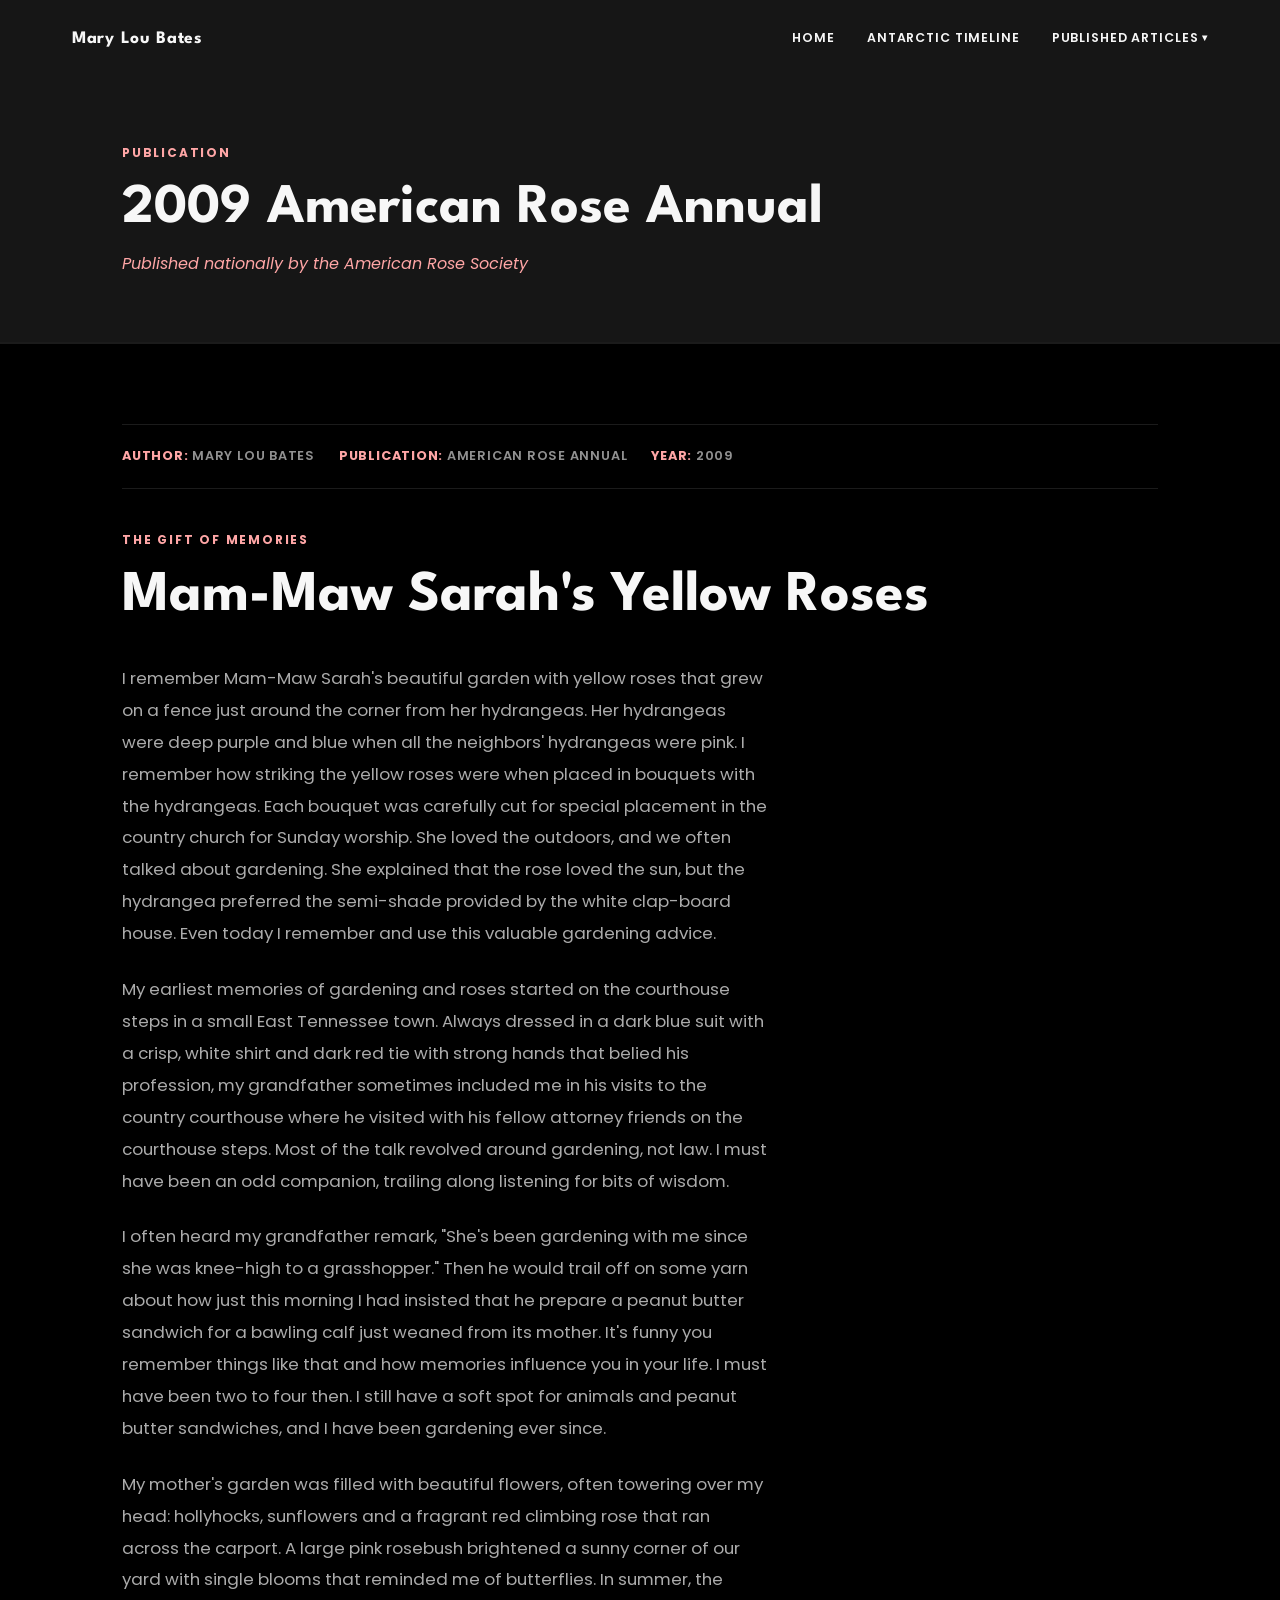
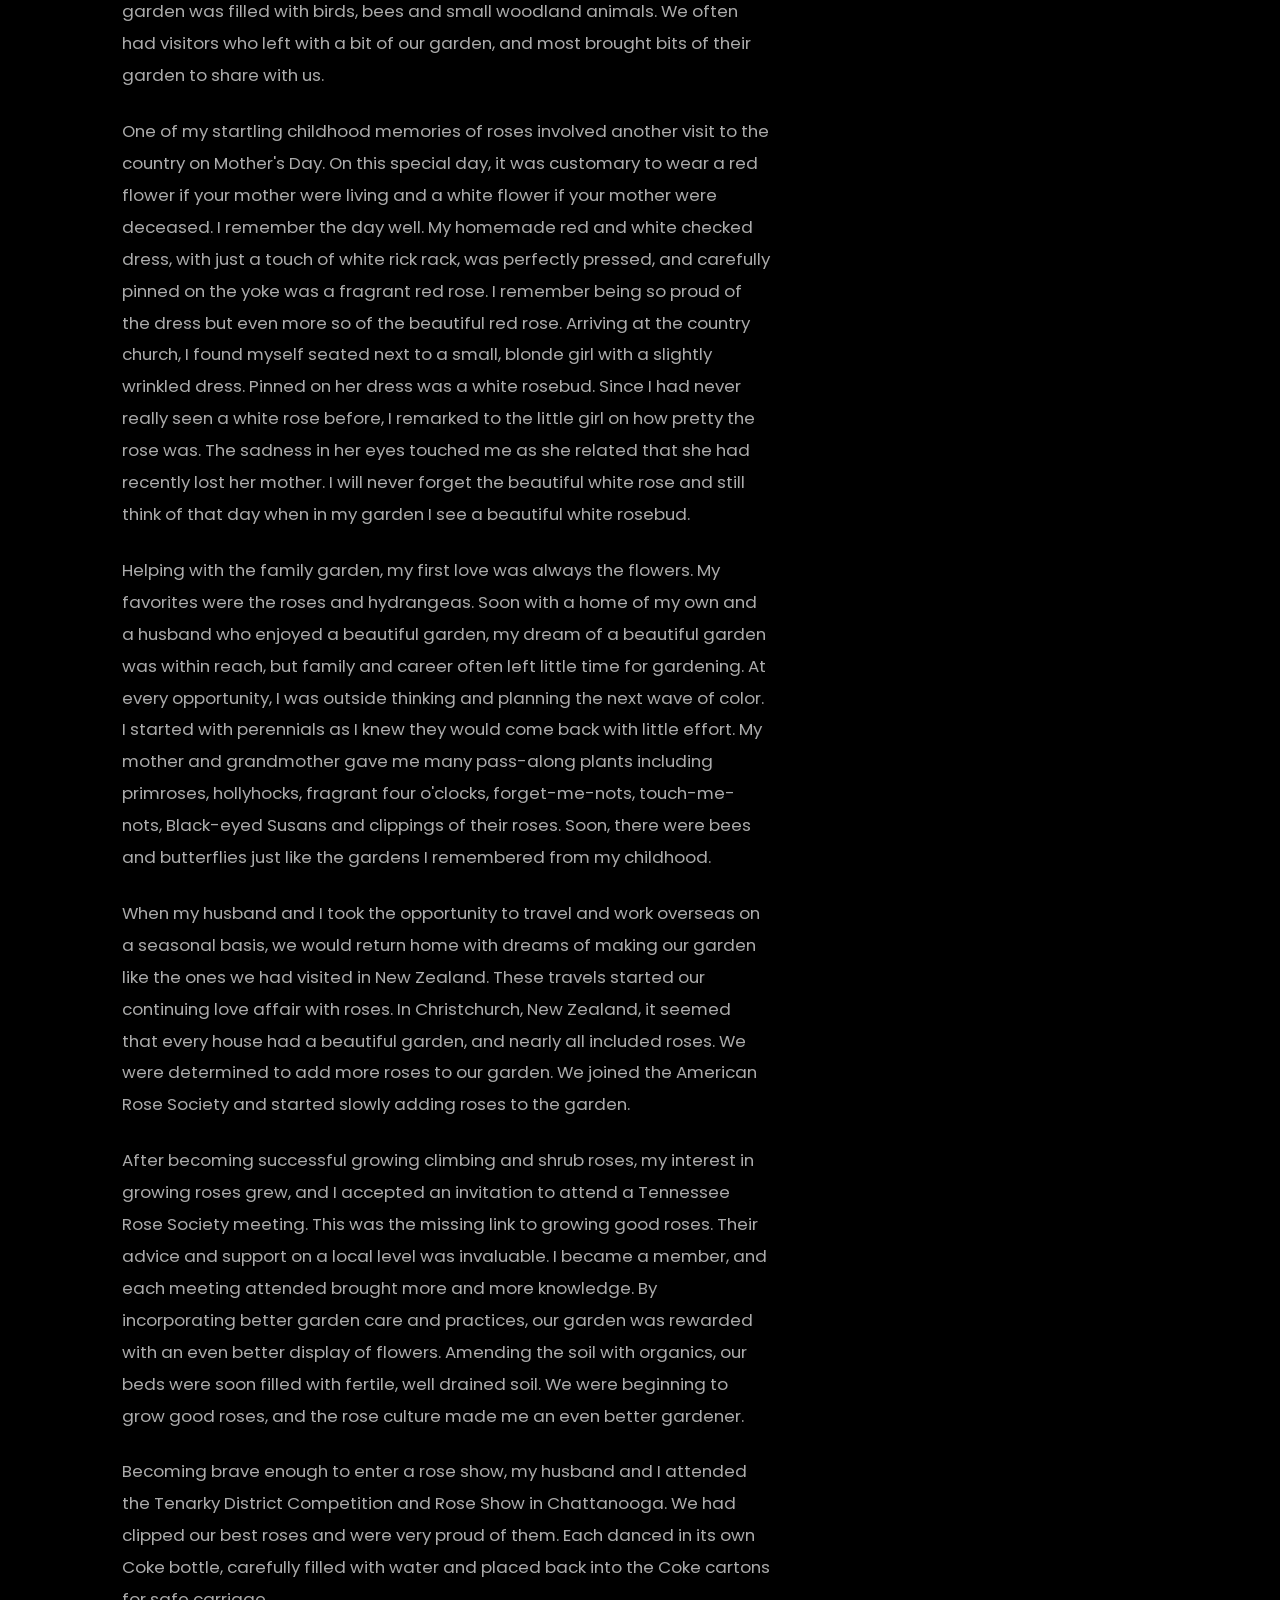
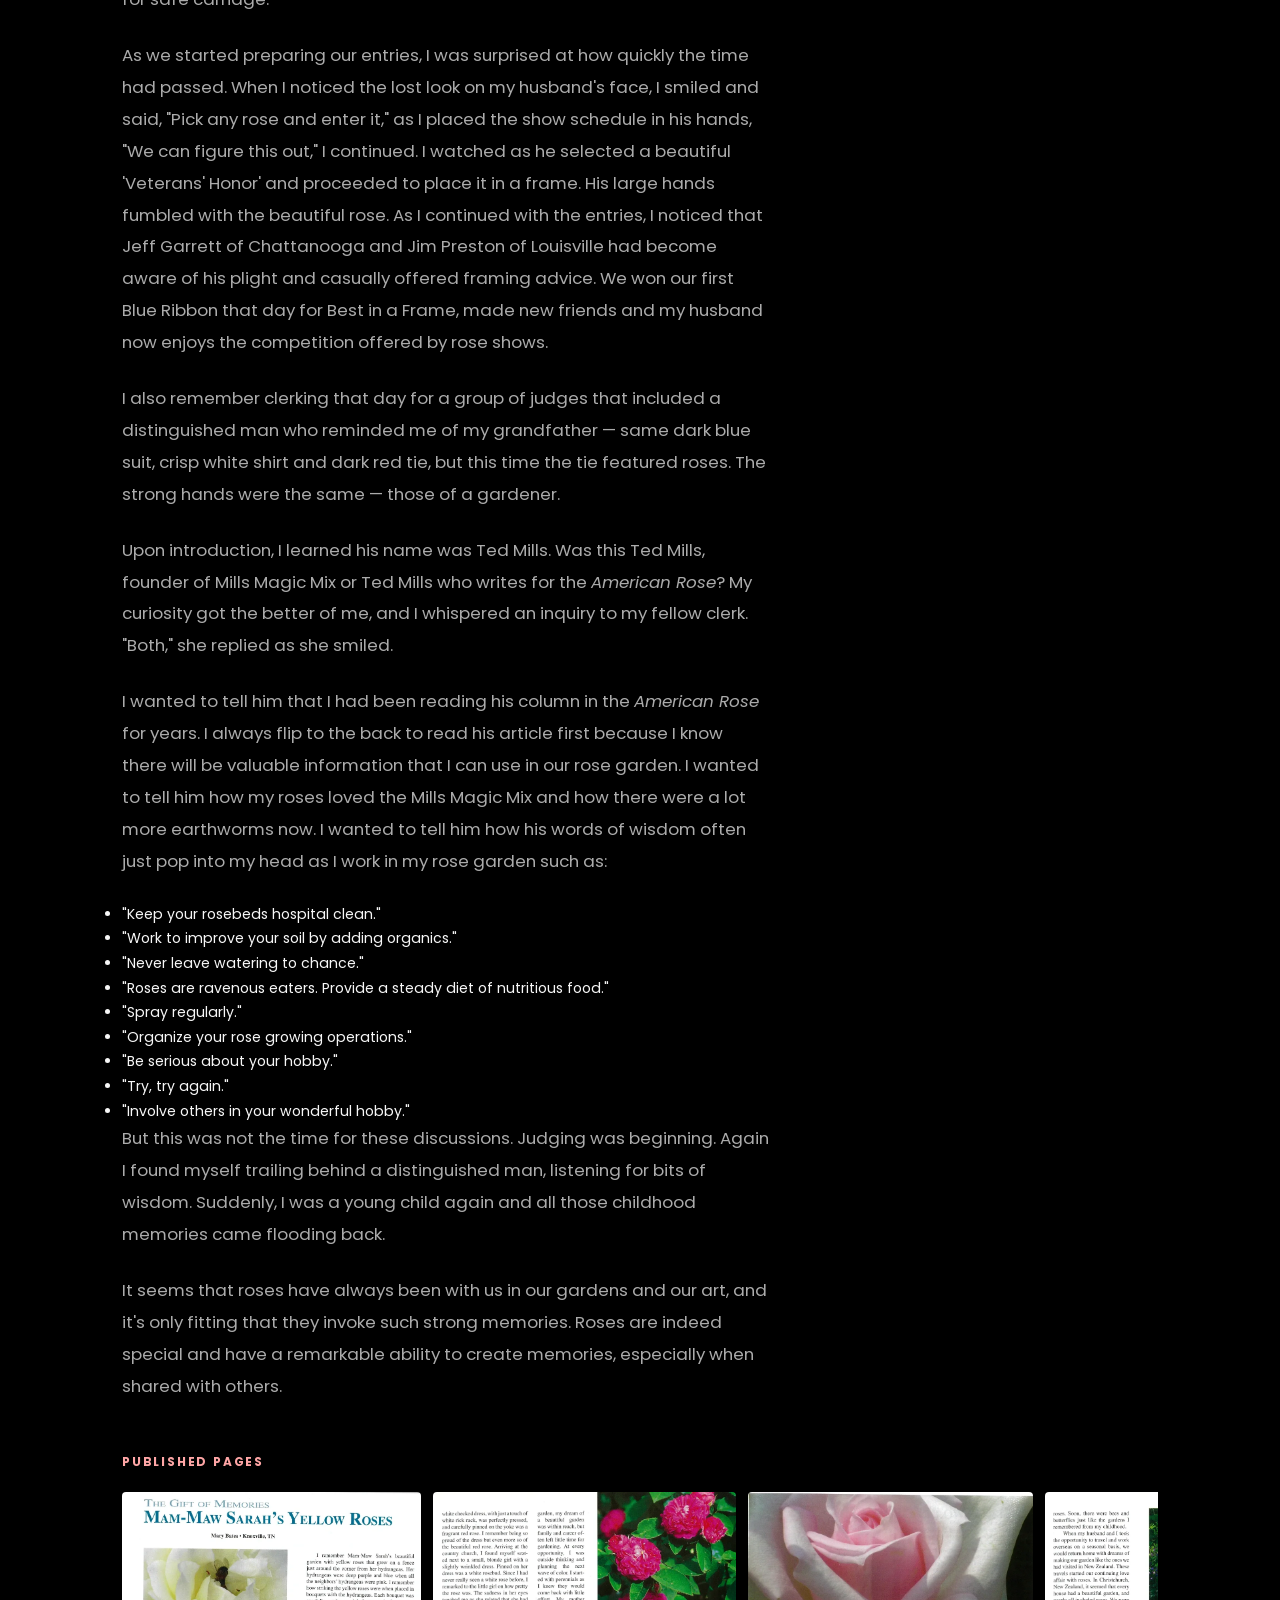
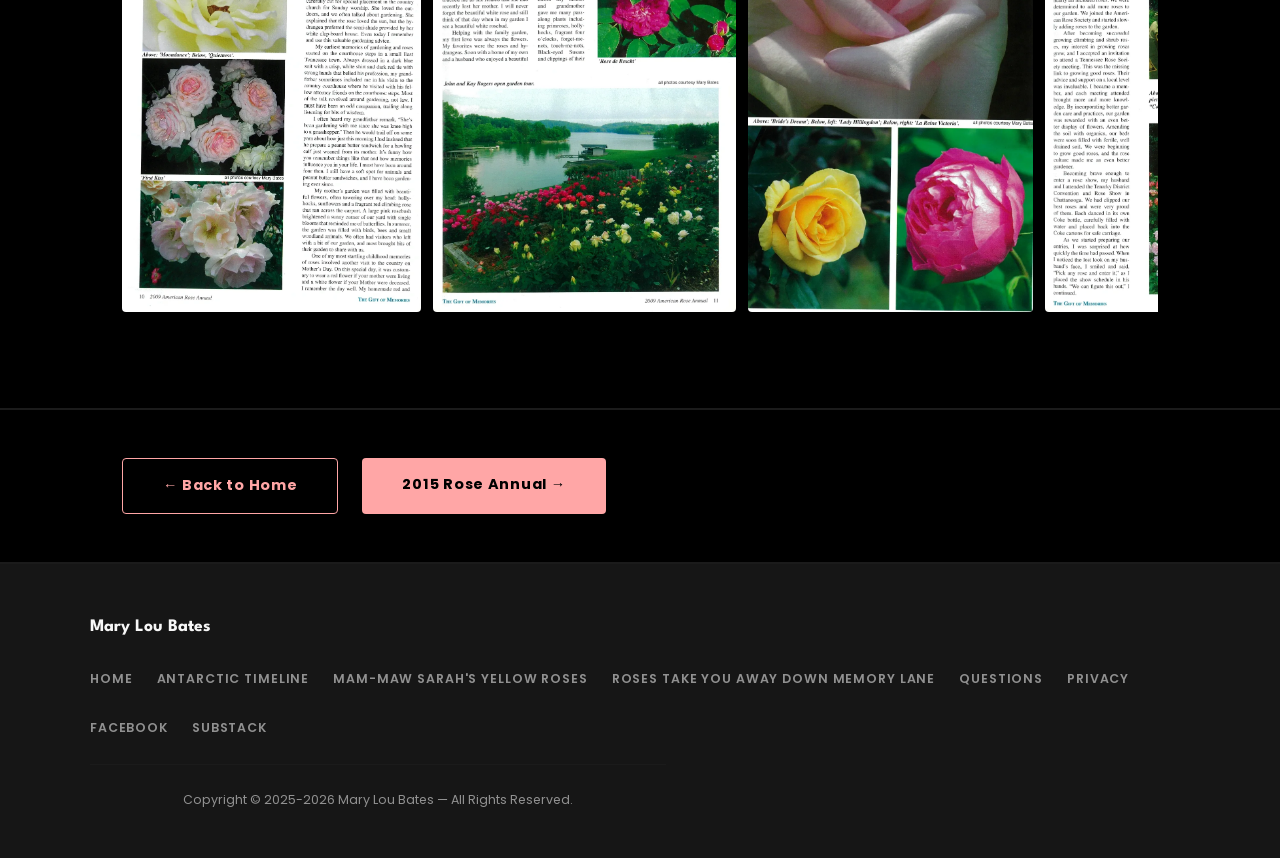
<file: wwwroot/2009-american-rose-annual.html>
<!DOCTYPE html>
<html lang="en">
<head>
  <meta charset="UTF-8" />
  <meta name="viewport" content="width=device-width, initial-scale=1.0" />
  <title>Mam-Maw Sarah's Yellow Roses — 2009 American Rose Annual | Mary Lou Bates</title>
  <meta name="description" content="Article by Mary Lou Bates published in the 2009 American Rose Annual — Mam-Maw Sarah's Yellow Roses." />
  <link rel="preconnect" href="https://fonts.googleapis.com" />
  <link rel="preconnect" href="https://fonts.gstatic.com" crossorigin />
  <link href="https://fonts.googleapis.com/css2?family=League+Spartan:wght@400;700&family=Poppins:wght@300;400;600;700&display=swap" rel="stylesheet" />
  <link rel="stylesheet" href="css/style.css" />
  <link rel="canonical" href="https://maryloubates.com/2009-american-rose-annual.html" />
  <meta property="og:type" content="article" />
  <meta property="og:url" content="https://maryloubates.com/2009-american-rose-annual.html" />
  <meta property="og:title" content="Mam-Maw Sarah's Yellow Roses — 2009 American Rose Annual | Mary Lou Bates" />
  <meta property="og:description" content="Article by Mary Lou Bates published in the 2009 American Rose Annual — Mam-Maw Sarah's Yellow Roses." />
  <meta property="og:image" content="https://maryloubates.com/images/2009-page-1.png" />
  <meta name="twitter:card" content="summary_large_image" />
  <meta name="twitter:title" content="Mam-Maw Sarah's Yellow Roses — 2009 American Rose Annual | Mary Lou Bates" />
  <meta name="twitter:description" content="Article by Mary Lou Bates published in the 2009 American Rose Annual — Mam-Maw Sarah's Yellow Roses." />
  <meta name="twitter:image" content="https://maryloubates.com/images/2009-page-1.png" />
  <script type="application/ld+json">
  {
    "@context": "https://schema.org",
    "@type": "Article",
    "headline": "Mam-Maw Sarah's Yellow Roses",
    "author": { "@type": "Person", "@id": "https://maryloubates.com/#person", "name": "Mary Lou Bates", "url": "https://maryloubates.com/" },
    "datePublished": "2009",
    "isPartOf": { "@type": "Periodical", "name": "American Rose Annual" },
    "publisher": { "@type": "Organization", "name": "American Rose Society" },
    "image": "https://maryloubates.com/images/2009-page-1.png",
    "url": "https://maryloubates.com/2009-american-rose-annual.html",
    "mainEntityOfPage": "https://maryloubates.com/2009-american-rose-annual.html"
  }
  </script>
</head>
<body>

  <div class="nav-wrapper">
    <nav class="nav">
      <a href="index.html" class="nav-logo">Mary Lou Bates</a>
      <button class="nav-toggle" aria-label="Toggle menu"><span></span><span></span><span></span></button>
      <ul class="nav-links">
        <li><a href="index.html">Home</a></li>
        <li><a href="timeline.html">Antarctic Timeline</a></li>
        <li class="nav-dropdown">
          <a href="#" class="nav-dropdown-toggle">Published Articles <span class="nav-caret">▾</span></a>
          <ul class="nav-dropdown-menu">
            <li><a href="2009-american-rose-annual.html">Mam-Maw Sarah's Yellow Roses</a></li>
            <li><a href="2015-american-rose-annual.html">Roses Take You Away Down Memory Lane</a></li>
          </ul>
        </li>
      </ul>
    </nav>
  </div>

  <div class="page-hero">
    <div class="container">
      <span class="section-label">Publication</span>
      <h1>2009 American Rose Annual</h1>
      <p>Published nationally by the American Rose Society</p>
    </div>
  </div>

  <!-- Article -->
  <section id="gift-of-memories">
    <div class="container">
      <div class="article-meta">
        <span><strong>Author:</strong> Mary Lou Bates</span>
        <span><strong>Publication:</strong> American Rose Annual</span>
        <span><strong>Year:</strong> 2009</span>
      </div>
      <span class="section-label">The Gift of Memories</span>
      <h2 style="margin-bottom:2rem;">Mam-Maw Sarah's Yellow Roses</h2>
      <div class="article-body">
        <p>I remember Mam-Maw Sarah's beautiful garden with yellow roses that grew on a fence just around the corner from her hydrangeas. Her hydrangeas were deep purple and blue when all the neighbors' hydrangeas were pink. I remember how striking the yellow roses were when placed in bouquets with the hydrangeas. Each bouquet was carefully cut for special placement in the country church for Sunday worship. She loved the outdoors, and we often talked about gardening. She explained that the rose loved the sun, but the hydrangea preferred the semi-shade provided by the white clap-board house. Even today I remember and use this valuable gardening advice.</p>
        <p>My earliest memories of gardening and roses started on the courthouse steps in a small East Tennessee town. Always dressed in a dark blue suit with a crisp, white shirt and dark red tie with strong hands that belied his profession, my grandfather sometimes included me in his visits to the country courthouse where he visited with his fellow attorney friends on the courthouse steps. Most of the talk revolved around gardening, not law. I must have been an odd companion, trailing along listening for bits of wisdom.</p>
        <p>I often heard my grandfather remark, "She's been gardening with me since she was knee-high to a grasshopper." Then he would trail off on some yarn about how just this morning I had insisted that he prepare a peanut butter sandwich for a bawling calf just weaned from its mother. It's funny you remember things like that and how memories influence you in your life. I must have been two to four then. I still have a soft spot for animals and peanut butter sandwiches, and I have been gardening ever since.</p>
        <p>My mother's garden was filled with beautiful flowers, often towering over my head: hollyhocks, sunflowers and a fragrant red climbing rose that ran across the carport. A large pink rosebush brightened a sunny corner of our yard with single blooms that reminded me of butterflies. In summer, the garden was filled with birds, bees and small woodland animals. We often had visitors who left with a bit of our garden, and most brought bits of their garden to share with us.</p>
        <p>One of my startling childhood memories of roses involved another visit to the country on Mother's Day. On this special day, it was customary to wear a red flower if your mother were living and a white flower if your mother were deceased. I remember the day well. My homemade red and white checked dress, with just a touch of white rick rack, was perfectly pressed, and carefully pinned on the yoke was a fragrant red rose. I remember being so proud of the dress but even more so of the beautiful red rose. Arriving at the country church, I found myself seated next to a small, blonde girl with a slightly wrinkled dress. Pinned on her dress was a white rosebud. Since I had never really seen a white rose before, I remarked to the little girl on how pretty the rose was. The sadness in her eyes touched me as she related that she had recently lost her mother. I will never forget the beautiful white rose and still think of that day when in my garden I see a beautiful white rosebud.</p>
        <p>Helping with the family garden, my first love was always the flowers. My favorites were the roses and hydrangeas. Soon with a home of my own and a husband who enjoyed a beautiful garden, my dream of a beautiful garden was within reach, but family and career often left little time for gardening. At every opportunity, I was outside thinking and planning the next wave of color. I started with perennials as I knew they would come back with little effort. My mother and grandmother gave me many pass-along plants including primroses, hollyhocks, fragrant four o'clocks, forget-me-nots, touch-me-nots, Black-eyed Susans and clippings of their roses. Soon, there were bees and butterflies just like the gardens I remembered from my childhood.</p>
        <p>When my husband and I took the opportunity to travel and work overseas on a seasonal basis, we would return home with dreams of making our garden like the ones we had visited in New Zealand. These travels started our continuing love affair with roses. In Christchurch, New Zealand, it seemed that every house had a beautiful garden, and nearly all included roses. We were determined to add more roses to our garden. We joined the American Rose Society and started slowly adding roses to the garden.</p>
        <p>After becoming successful growing climbing and shrub roses, my interest in growing roses grew, and I accepted an invitation to attend a Tennessee Rose Society meeting. This was the missing link to growing good roses. Their advice and support on a local level was invaluable. I became a member, and each meeting attended brought more and more knowledge. By incorporating better garden care and practices, our garden was rewarded with an even better display of flowers. Amending the soil with organics, our beds were soon filled with fertile, well drained soil. We were beginning to grow good roses, and the rose culture made me an even better gardener.</p>
        <p>Becoming brave enough to enter a rose show, my husband and I attended the Tenarky District Competition and Rose Show in Chattanooga. We had clipped our best roses and were very proud of them. Each danced in its own Coke bottle, carefully filled with water and placed back into the Coke cartons for safe carriage.</p>
        <p>As we started preparing our entries, I was surprised at how quickly the time had passed. When I noticed the lost look on my husband's face, I smiled and said, "Pick any rose and enter it," as I placed the show schedule in his hands, "We can figure this out," I continued. I watched as he selected a beautiful 'Veterans' Honor' and proceeded to place it in a frame. His large hands fumbled with the beautiful rose. As I continued with the entries, I noticed that Jeff Garrett of Chattanooga and Jim Preston of Louisville had become aware of his plight and casually offered framing advice. We won our first Blue Ribbon that day for Best in a Frame, made new friends and my husband now enjoys the competition offered by rose shows.</p>
        <p>I also remember clerking that day for a group of judges that included a distinguished man who reminded me of my grandfather — same dark blue suit, crisp white shirt and dark red tie, but this time the tie featured roses. The strong hands were the same — those of a gardener.</p>
        <p>Upon introduction, I learned his name was Ted Mills. Was this Ted Mills, founder of Mills Magic Mix or Ted Mills who writes for the <em>American Rose</em>? My curiosity got the better of me, and I whispered an inquiry to my fellow clerk. "Both," she replied as she smiled.</p>
        <p>I wanted to tell him that I had been reading his column in the <em>American Rose</em> for years. I always flip to the back to read his article first because I know there will be valuable information that I can use in our rose garden. I wanted to tell him how my roses loved the Mills Magic Mix and how there were a lot more earthworms now. I wanted to tell him how his words of wisdom often just pop into my head as I work in my rose garden such as:</p>
        <ul>
          <li>"Keep your rosebeds hospital clean."</li>
          <li>"Work to improve your soil by adding organics."</li>
          <li>"Never leave watering to chance."</li>
          <li>"Roses are ravenous eaters. Provide a steady diet of nutritious food."</li>
          <li>"Spray regularly."</li>
          <li>"Organize your rose growing operations."</li>
          <li>"Be serious about your hobby."</li>
          <li>"Try, try again."</li>
          <li>"Involve others in your wonderful hobby."</li>
        </ul>
        <p>But this was not the time for these discussions. Judging was beginning. Again I found myself trailing behind a distinguished man, listening for bits of wisdom. Suddenly, I was a young child again and all those childhood memories came flooding back.</p>
        <p>It seems that roses have always been with us in our gardens and our art, and it's only fitting that they invoke such strong memories. Roses are indeed special and have a remarkable ability to create memories, especially when shared with others.</p>
      </div>

      <!-- Scanned pages gallery -->
      <div style="margin-top:3rem;">
        <span class="section-label">Published Pages</span>
        <div style="display:flex;gap:0.75rem;overflow-x:auto;padding-bottom:1rem;margin-top:1.25rem;scroll-snap-type:x mandatory;">
          <img src="images/2009-page-1.png" alt="2009 American Rose Annual — page 1" style="height:420px;width:auto;flex-shrink:0;border-radius:4px;box-shadow:0 2px 12px rgba(0,0,0,0.4);scroll-snap-align:start;" />
          <img src="images/2009-page-2.png" alt="2009 American Rose Annual — page 2" style="height:420px;width:auto;flex-shrink:0;border-radius:4px;box-shadow:0 2px 12px rgba(0,0,0,0.4);scroll-snap-align:start;" />
          <img src="images/2009-page-3.png" alt="2009 American Rose Annual — page 3" style="height:420px;width:auto;flex-shrink:0;border-radius:4px;box-shadow:0 2px 12px rgba(0,0,0,0.4);scroll-snap-align:start;" />
          <img src="images/2009-page-4.png" alt="2009 American Rose Annual — page 4" style="height:420px;width:auto;flex-shrink:0;border-radius:4px;box-shadow:0 2px 12px rgba(0,0,0,0.4);scroll-snap-align:start;" />
          <img src="images/2009-page-5.png" alt="2009 American Rose Annual — page 5" style="height:420px;width:auto;flex-shrink:0;border-radius:4px;box-shadow:0 2px 12px rgba(0,0,0,0.4);scroll-snap-align:start;" />
          <img src="images/2009-page-6.png" alt="2009 American Rose Annual — page 6" style="height:420px;width:auto;flex-shrink:0;border-radius:4px;box-shadow:0 2px 12px rgba(0,0,0,0.4);scroll-snap-align:start;" />
        </div>
      </div>
    </div>
  </section>

  <!-- Back nav -->
  <section style="padding:3rem 0;">
    <div class="container" style="display:flex;gap:1.5rem;flex-wrap:wrap;">
      <a href="index.html" class="btn" style="background:transparent;border:1px solid var(--coral);color:var(--coral);">← Back to Home</a>
      <a href="2015-american-rose-annual.html" class="btn">2015 Rose Annual →</a>
    </div>
  </section>

  <footer>
    <div class="footer-inner">
      <span class="footer-name">Mary Lou Bates</span>
      <ul class="footer-links">
        <li><a href="index.html">Home</a></li>
        <li><a href="timeline.html">Antarctic Timeline</a></li>
        <li><a href="2009-american-rose-annual.html">Mam-Maw Sarah's Yellow Roses</a></li>
        <li><a href="2015-american-rose-annual.html">Roses Take You Away Down Memory Lane</a></li>
        <li><a href="faq.html">Questions</a></li>
        <li><a href="privacy.html">Privacy</a></li>
        <li><a href="https://www.facebook.com/profile.php?id=61576369236411" target="_blank" rel="noopener">Facebook</a></li>
        <li><a href="https://marybatesroses.substack.com" target="_blank" rel="noopener">Substack</a></li>
      </ul>
      <p class="footer-copy">Copyright &copy; 2025-2026 Mary Lou Bates &mdash; All Rights Reserved.</p>
    </div>
  </footer>

  <script src="js/main.js?v=20260501"></script>
</body>
</html>
</file>
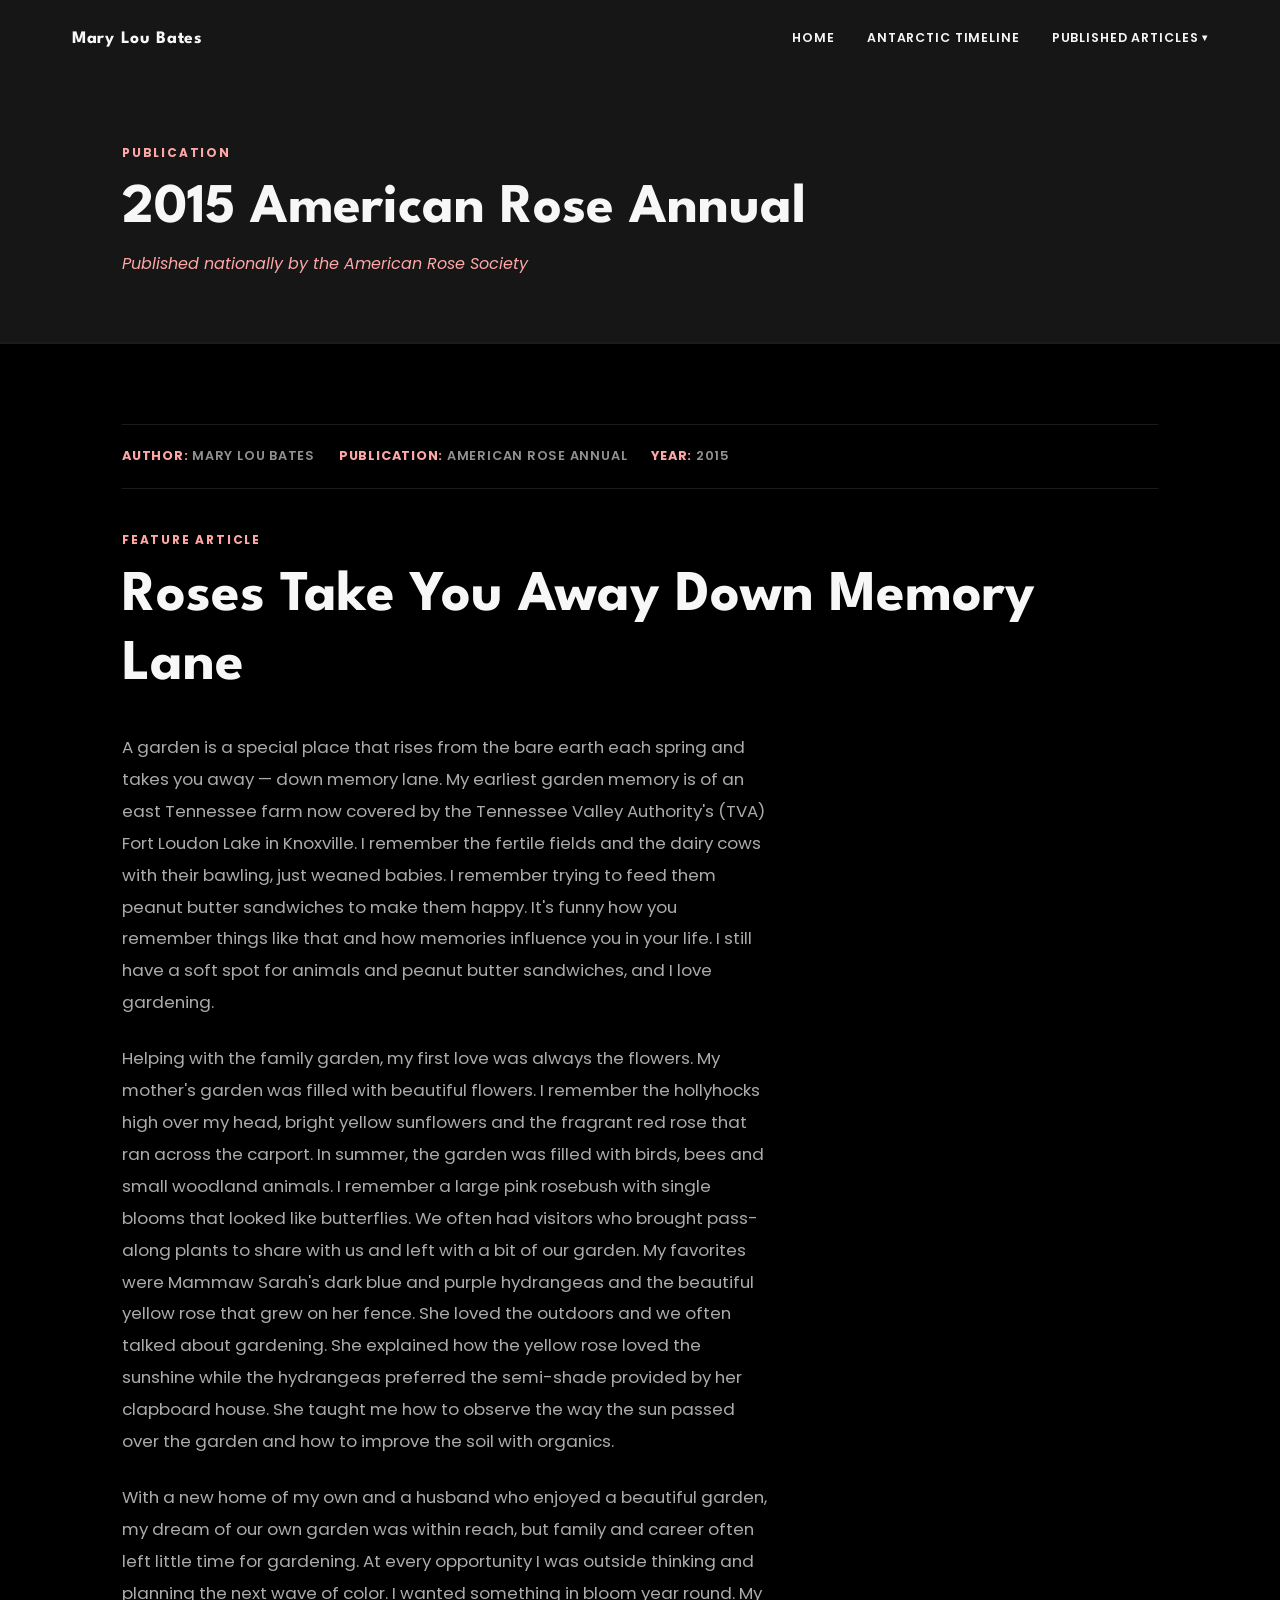
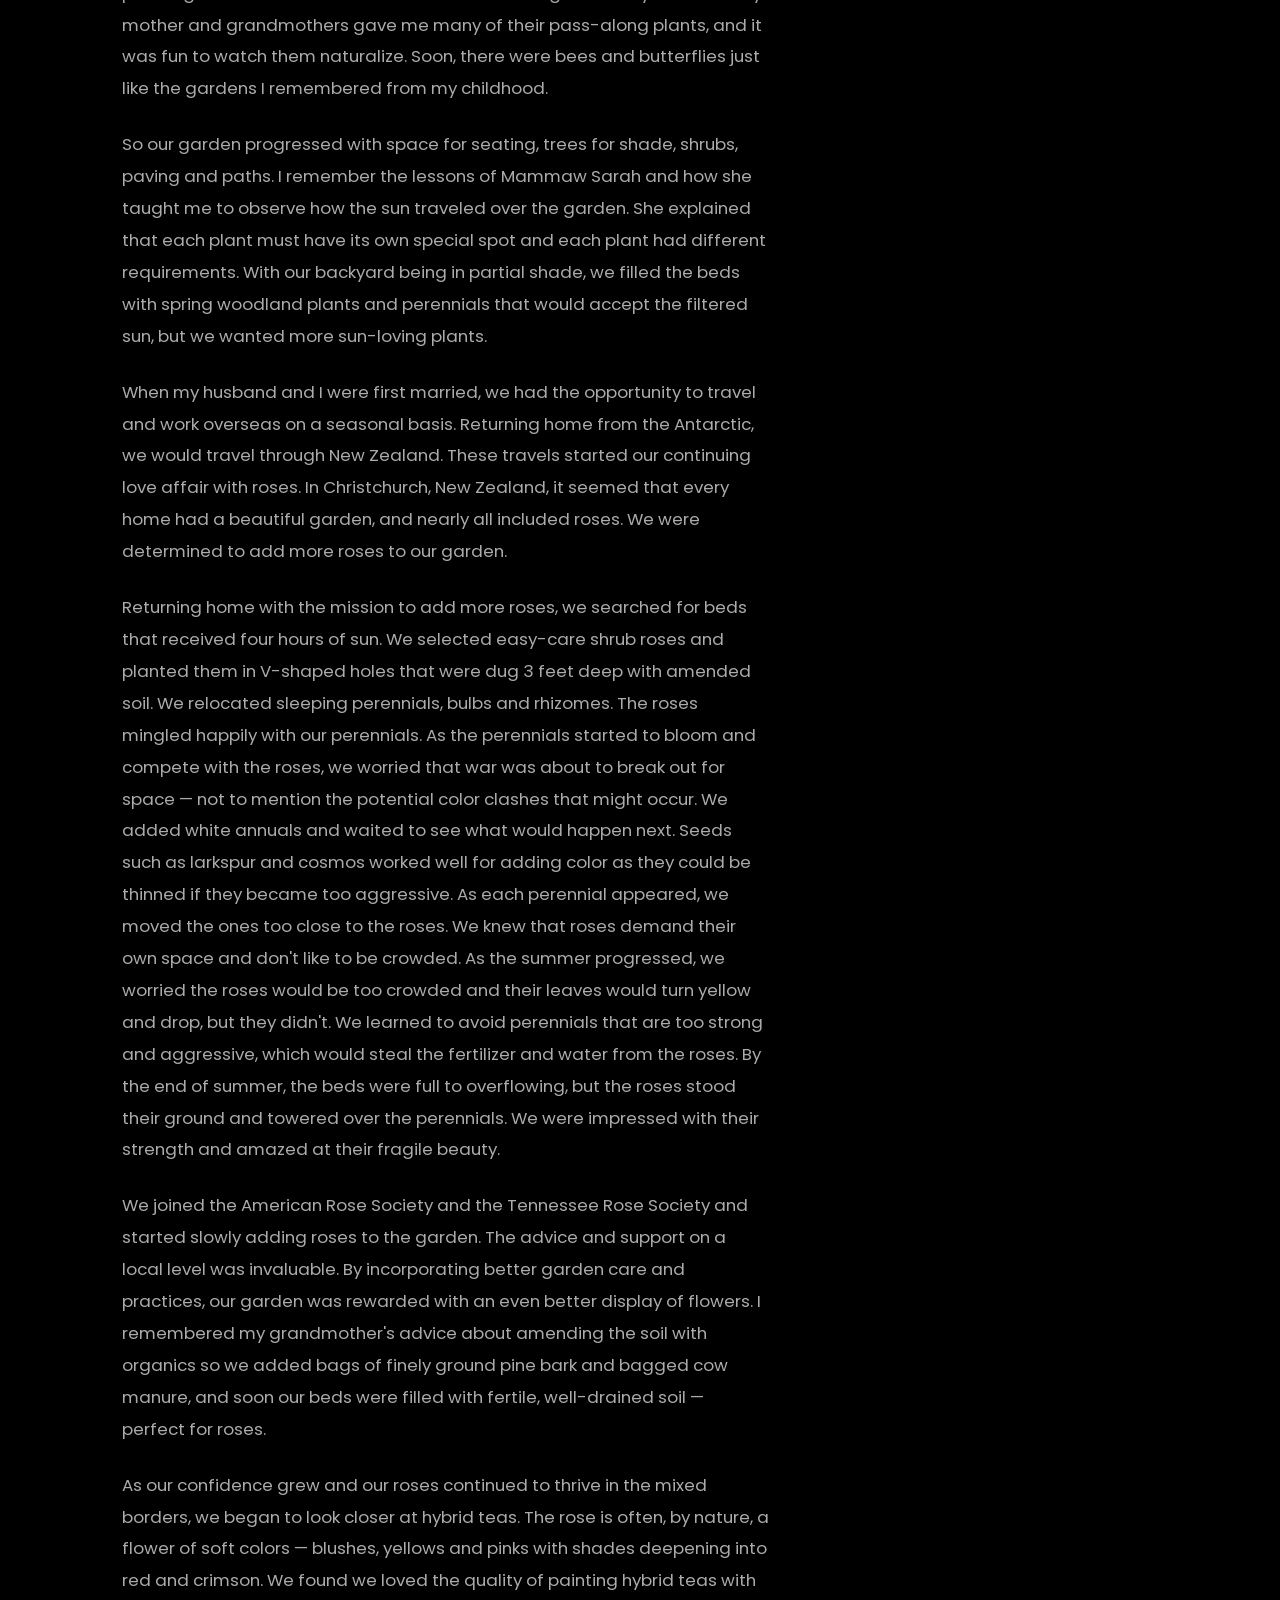
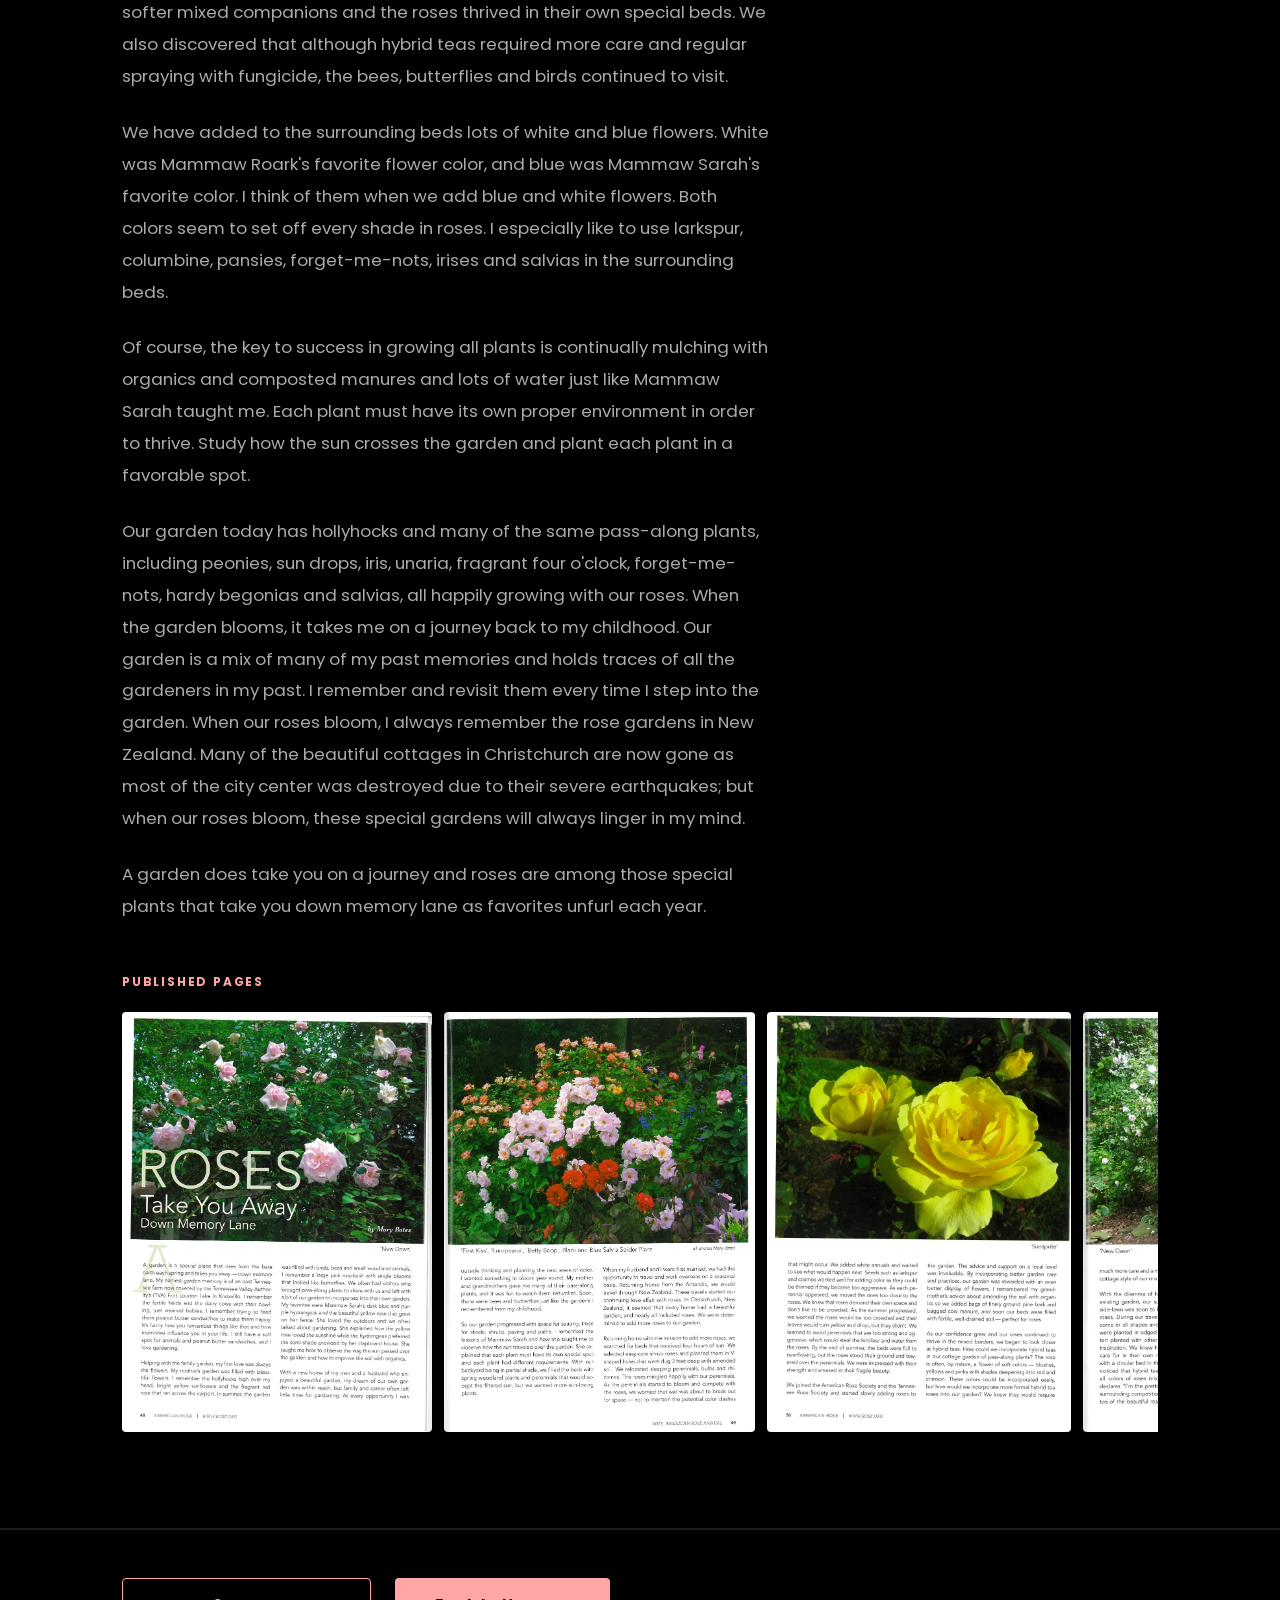
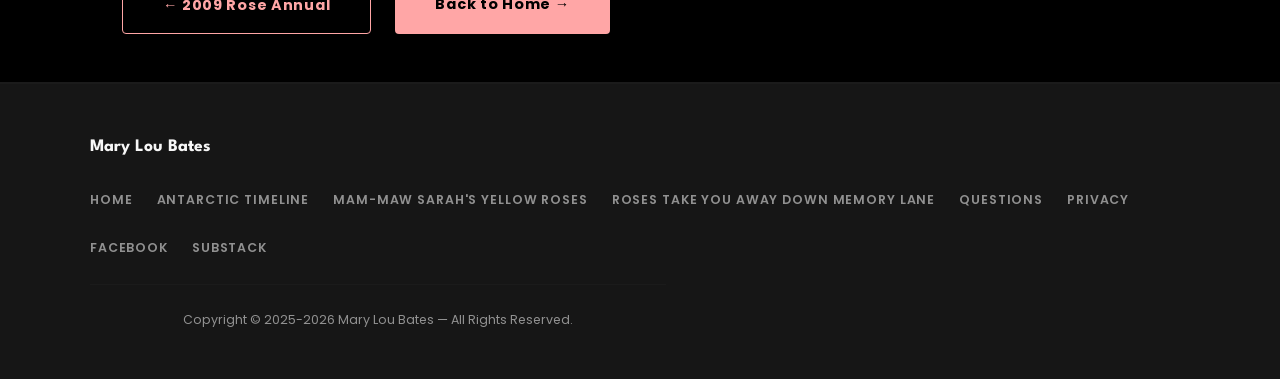
<file: wwwroot/2015-american-rose-annual.html>
<!DOCTYPE html>
<html lang="en">
<head>
  <meta charset="UTF-8" />
  <meta name="viewport" content="width=device-width, initial-scale=1.0" />
  <title>Roses Take You Away Down Memory Lane — 2015 American Rose Annual | Mary Lou Bates</title>
  <meta name="description" content="Article by Mary Lou Bates published in the 2015 American Rose Annual — Roses Take You Away Down Memory Lane." />
  <link rel="preconnect" href="https://fonts.googleapis.com" />
  <link rel="preconnect" href="https://fonts.gstatic.com" crossorigin />
  <link href="https://fonts.googleapis.com/css2?family=League+Spartan:wght@400;700&family=Poppins:wght@300;400;600;700&display=swap" rel="stylesheet" />
  <link rel="stylesheet" href="css/style.css" />
  <link rel="canonical" href="https://maryloubates.com/2015-american-rose-annual.html" />
  <meta property="og:type" content="article" />
  <meta property="og:url" content="https://maryloubates.com/2015-american-rose-annual.html" />
  <meta property="og:title" content="Roses Take You Away Down Memory Lane — 2015 American Rose Annual | Mary Lou Bates" />
  <meta property="og:description" content="Article by Mary Lou Bates published in the 2015 American Rose Annual — Roses Take You Away Down Memory Lane." />
  <meta property="og:image" content="https://maryloubates.com/images/2015-page-1.png" />
  <meta name="twitter:card" content="summary_large_image" />
  <meta name="twitter:title" content="Roses Take You Away Down Memory Lane — 2015 American Rose Annual | Mary Lou Bates" />
  <meta name="twitter:description" content="Article by Mary Lou Bates published in the 2015 American Rose Annual — Roses Take You Away Down Memory Lane." />
  <meta name="twitter:image" content="https://maryloubates.com/images/2015-page-1.png" />
  <script type="application/ld+json">
  {
    "@context": "https://schema.org",
    "@type": "Article",
    "headline": "Roses Take You Away Down Memory Lane",
    "author": { "@type": "Person", "@id": "https://maryloubates.com/#person", "name": "Mary Lou Bates", "url": "https://maryloubates.com/" },
    "datePublished": "2015",
    "isPartOf": { "@type": "Periodical", "name": "American Rose Annual" },
    "publisher": { "@type": "Organization", "name": "American Rose Society" },
    "image": "https://maryloubates.com/images/2015-page-1.png",
    "url": "https://maryloubates.com/2015-american-rose-annual.html",
    "mainEntityOfPage": "https://maryloubates.com/2015-american-rose-annual.html"
  }
  </script>
</head>
<body>

  <div class="nav-wrapper">
    <nav class="nav">
      <a href="index.html" class="nav-logo">Mary Lou Bates</a>
      <button class="nav-toggle" aria-label="Toggle menu"><span></span><span></span><span></span></button>
      <ul class="nav-links">
        <li><a href="index.html">Home</a></li>
        <li><a href="timeline.html">Antarctic Timeline</a></li>
        <li class="nav-dropdown">
          <a href="#" class="nav-dropdown-toggle">Published Articles <span class="nav-caret">▾</span></a>
          <ul class="nav-dropdown-menu">
            <li><a href="2009-american-rose-annual.html">Mam-Maw Sarah's Yellow Roses</a></li>
            <li><a href="2015-american-rose-annual.html">Roses Take You Away Down Memory Lane</a></li>
          </ul>
        </li>
      </ul>
    </nav>
  </div>

  <div class="page-hero">
    <div class="container">
      <span class="section-label">Publication</span>
      <h1>2015 American Rose Annual</h1>
      <p>Published nationally by the American Rose Society</p>
    </div>
  </div>

  <!-- Article -->
  <section>
    <div class="container">
      <div class="article-meta">
        <span><strong>Author:</strong> Mary Lou Bates</span>
        <span><strong>Publication:</strong> American Rose Annual</span>
        <span><strong>Year:</strong> 2015</span>
      </div>
      <span class="section-label">Feature Article</span>
      <h2 style="margin-bottom:2rem;">Roses Take You Away Down Memory Lane</h2>
      <div class="article-body">
        <p>A garden is a special place that rises from the bare earth each spring and takes you away — down memory lane. My earliest garden memory is of an east Tennessee farm now covered by the Tennessee Valley Authority's (TVA) Fort Loudon Lake in Knoxville. I remember the fertile fields and the dairy cows with their bawling, just weaned babies. I remember trying to feed them peanut butter sandwiches to make them happy. It's funny how you remember things like that and how memories influence you in your life. I still have a soft spot for animals and peanut butter sandwiches, and I love gardening.</p>
        <p>Helping with the family garden, my first love was always the flowers. My mother's garden was filled with beautiful flowers. I remember the hollyhocks high over my head, bright yellow sunflowers and the fragrant red rose that ran across the carport. In summer, the garden was filled with birds, bees and small woodland animals. I remember a large pink rosebush with single blooms that looked like butterflies. We often had visitors who brought pass-along plants to share with us and left with a bit of our garden. My favorites were Mammaw Sarah's dark blue and purple hydrangeas and the beautiful yellow rose that grew on her fence. She loved the outdoors and we often talked about gardening. She explained how the yellow rose loved the sunshine while the hydrangeas preferred the semi-shade provided by her clapboard house. She taught me how to observe the way the sun passed over the garden and how to improve the soil with organics.</p>
        <p>With a new home of my own and a husband who enjoyed a beautiful garden, my dream of our own garden was within reach, but family and career often left little time for gardening. At every opportunity I was outside thinking and planning the next wave of color. I wanted something in bloom year round. My mother and grandmothers gave me many of their pass-along plants, and it was fun to watch them naturalize. Soon, there were bees and butterflies just like the gardens I remembered from my childhood.</p>
        <p>So our garden progressed with space for seating, trees for shade, shrubs, paving and paths. I remember the lessons of Mammaw Sarah and how she taught me to observe how the sun traveled over the garden. She explained that each plant must have its own special spot and each plant had different requirements. With our backyard being in partial shade, we filled the beds with spring woodland plants and perennials that would accept the filtered sun, but we wanted more sun-loving plants.</p>
        <p>When my husband and I were first married, we had the opportunity to travel and work overseas on a seasonal basis. Returning home from the Antarctic, we would travel through New Zealand. These travels started our continuing love affair with roses. In Christchurch, New Zealand, it seemed that every home had a beautiful garden, and nearly all included roses. We were determined to add more roses to our garden.</p>
        <p>Returning home with the mission to add more roses, we searched for beds that received four hours of sun. We selected easy-care shrub roses and planted them in V-shaped holes that were dug 3 feet deep with amended soil. We relocated sleeping perennials, bulbs and rhizomes. The roses mingled happily with our perennials. As the perennials started to bloom and compete with the roses, we worried that war was about to break out for space — not to mention the potential color clashes that might occur. We added white annuals and waited to see what would happen next. Seeds such as larkspur and cosmos worked well for adding color as they could be thinned if they became too aggressive. As each perennial appeared, we moved the ones too close to the roses. We knew that roses demand their own space and don't like to be crowded. As the summer progressed, we worried the roses would be too crowded and their leaves would turn yellow and drop, but they didn't. We learned to avoid perennials that are too strong and aggressive, which would steal the fertilizer and water from the roses. By the end of summer, the beds were full to overflowing, but the roses stood their ground and towered over the perennials. We were impressed with their strength and amazed at their fragile beauty.</p>
        <p>We joined the American Rose Society and the Tennessee Rose Society and started slowly adding roses to the garden. The advice and support on a local level was invaluable. By incorporating better garden care and practices, our garden was rewarded with an even better display of flowers. I remembered my grandmother's advice about amending the soil with organics so we added bags of finely ground pine bark and bagged cow manure, and soon our beds were filled with fertile, well-drained soil — perfect for roses.</p>
        <p>As our confidence grew and our roses continued to thrive in the mixed borders, we began to look closer at hybrid teas. The rose is often, by nature, a flower of soft colors — blushes, yellows and pinks with shades deepening into red and crimson. We found we loved the quality of painting hybrid teas with softer mixed companions and the roses thrived in their own special beds. We also discovered that although hybrid teas required more care and regular spraying with fungicide, the bees, butterflies and birds continued to visit.</p>
        <p>We have added to the surrounding beds lots of white and blue flowers. White was Mammaw Roark's favorite flower color, and blue was Mammaw Sarah's favorite color. I think of them when we add blue and white flowers. Both colors seem to set off every shade in roses. I especially like to use larkspur, columbine, pansies, forget-me-nots, irises and salvias in the surrounding beds.</p>
        <p>Of course, the key to success in growing all plants is continually mulching with organics and composted manures and lots of water just like Mammaw Sarah taught me. Each plant must have its own proper environment in order to thrive. Study how the sun crosses the garden and plant each plant in a favorable spot.</p>
        <p>Our garden today has hollyhocks and many of the same pass-along plants, including peonies, sun drops, iris, unaria, fragrant four o'clock, forget-me-nots, hardy begonias and salvias, all happily growing with our roses. When the garden blooms, it takes me on a journey back to my childhood. Our garden is a mix of many of my past memories and holds traces of all the gardeners in my past. I remember and revisit them every time I step into the garden. When our roses bloom, I always remember the rose gardens in New Zealand. Many of the beautiful cottages in Christchurch are now gone as most of the city center was destroyed due to their severe earthquakes; but when our roses bloom, these special gardens will always linger in my mind.</p>
        <p>A garden does take you on a journey and roses are among those special plants that take you down memory lane as favorites unfurl each year.</p>
      </div>

      <!-- Scanned pages gallery -->
      <div style="margin-top:3rem;">
        <span class="section-label">Published Pages</span>
        <div style="display:flex;gap:0.75rem;overflow-x:auto;padding-bottom:1rem;margin-top:1.25rem;scroll-snap-type:x mandatory;">
          <img src="images/2015-page-1.png" alt="2015 American Rose Annual — page 1" style="height:420px;width:auto;flex-shrink:0;border-radius:4px;box-shadow:0 2px 12px rgba(0,0,0,0.4);scroll-snap-align:start;" />
          <img src="images/2015-page-2.png" alt="2015 American Rose Annual — page 2" style="height:420px;width:auto;flex-shrink:0;border-radius:4px;box-shadow:0 2px 12px rgba(0,0,0,0.4);scroll-snap-align:start;" />
          <img src="images/2015-page-3.png" alt="2015 American Rose Annual — page 3" style="height:420px;width:auto;flex-shrink:0;border-radius:4px;box-shadow:0 2px 12px rgba(0,0,0,0.4);scroll-snap-align:start;" />
          <img src="images/2015-page-4.png" alt="2015 American Rose Annual — page 4" style="height:420px;width:auto;flex-shrink:0;border-radius:4px;box-shadow:0 2px 12px rgba(0,0,0,0.4);scroll-snap-align:start;" />
          <img src="images/2015-page-5.png" alt="2015 American Rose Annual — page 5" style="height:420px;width:auto;flex-shrink:0;border-radius:4px;box-shadow:0 2px 12px rgba(0,0,0,0.4);scroll-snap-align:start;" />
        </div>
      </div>
    </div>
  </section>

  <!-- Back nav -->
  <section style="padding:3rem 0;">
    <div class="container" style="display:flex;gap:1.5rem;flex-wrap:wrap;">
      <a href="2009-american-rose-annual.html" class="btn" style="background:transparent;border:1px solid var(--coral);color:var(--coral);">← 2009 Rose Annual</a>
      <a href="index.html" class="btn">Back to Home →</a>
    </div>
  </section>

  <footer>
    <div class="footer-inner">
      <span class="footer-name">Mary Lou Bates</span>
      <ul class="footer-links">
        <li><a href="index.html">Home</a></li>
        <li><a href="timeline.html">Antarctic Timeline</a></li>
        <li><a href="2009-american-rose-annual.html">Mam-Maw Sarah's Yellow Roses</a></li>
        <li><a href="2015-american-rose-annual.html">Roses Take You Away Down Memory Lane</a></li>
        <li><a href="faq.html">Questions</a></li>
        <li><a href="privacy.html">Privacy</a></li>
        <li><a href="https://www.facebook.com/profile.php?id=61576369236411" target="_blank" rel="noopener">Facebook</a></li>
        <li><a href="https://marybatesroses.substack.com" target="_blank" rel="noopener">Substack</a></li>
      </ul>
      <p class="footer-copy">Copyright &copy; 2025-2026 Mary Lou Bates &mdash; All Rights Reserved.</p>
    </div>
  </footer>

  <script src="js/main.js?v=20260501"></script>
</body>
</html>
</file>
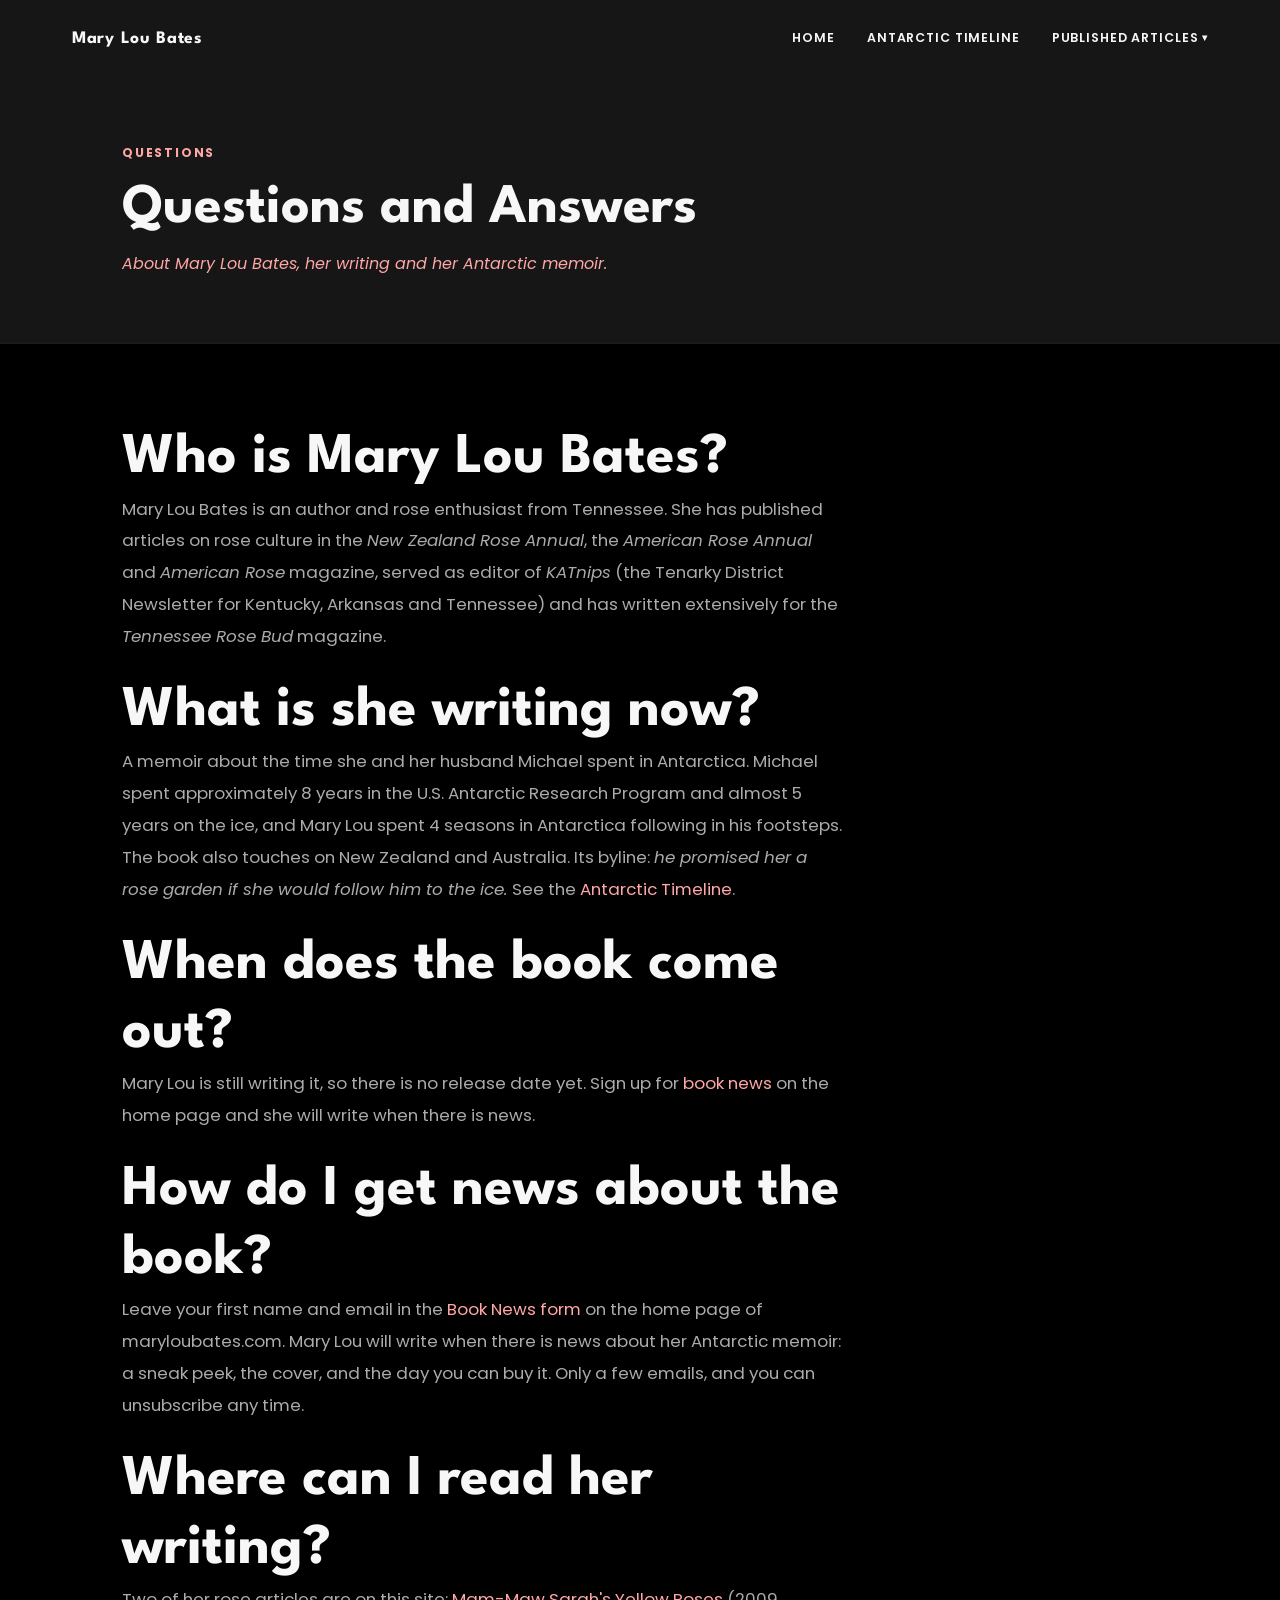
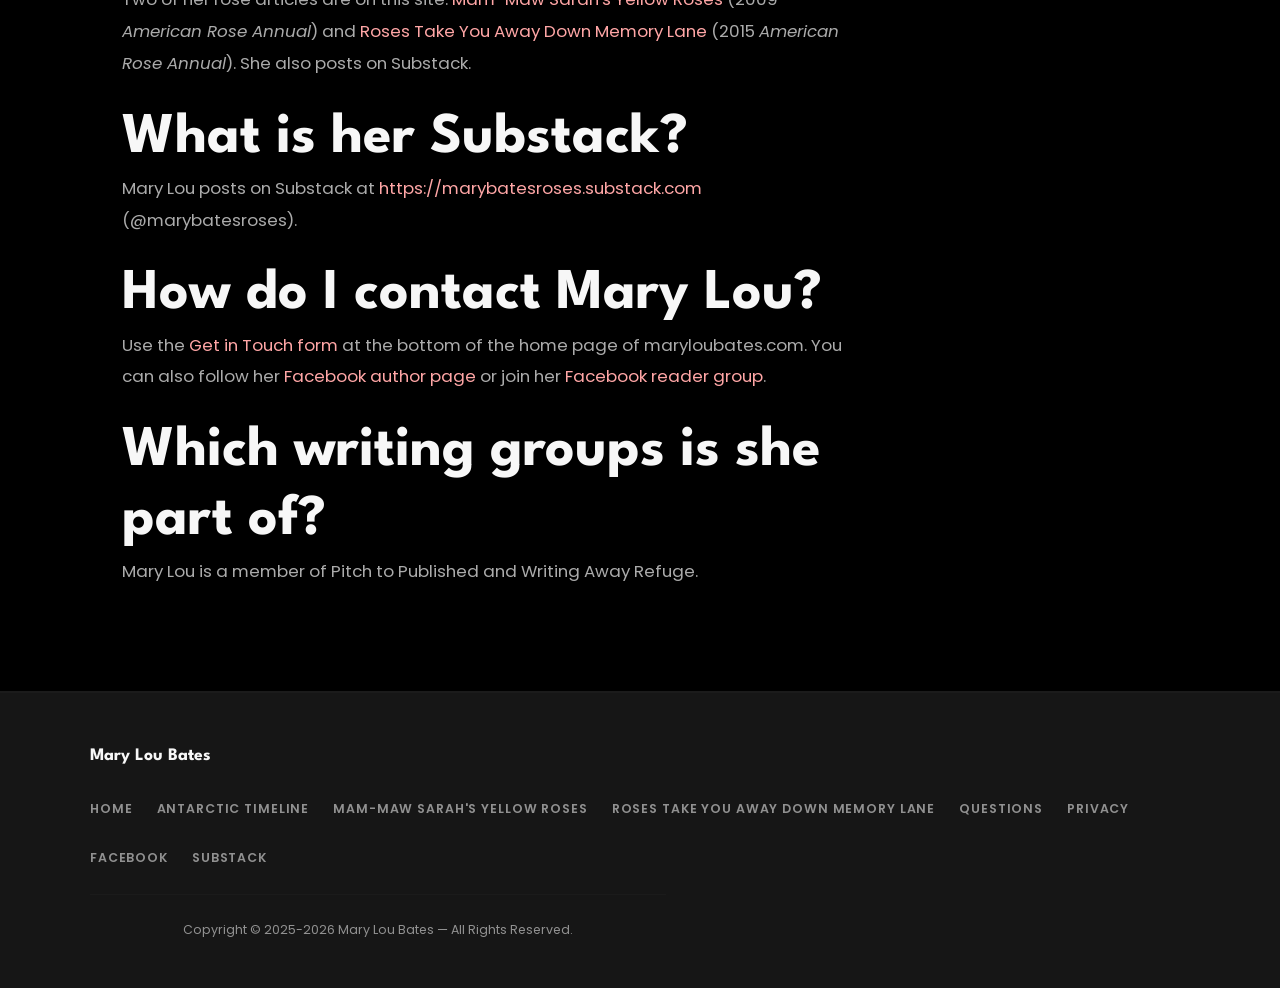
<file: wwwroot/faq.html>
<!DOCTYPE html>
<html lang="en">
<head>
  <meta charset="UTF-8" />
  <meta name="viewport" content="width=device-width, initial-scale=1.0" />
  <title>Questions About Mary Lou Bates and Her Antarctic Memoir | Mary Lou Bates</title>
  <meta name="description" content="Who Mary Lou Bates is, what she writes, her Substack, how to hear when her Antarctic memoir comes out, and how to get in touch." />
  <link rel="preconnect" href="https://fonts.googleapis.com" />
  <link rel="preconnect" href="https://fonts.gstatic.com" crossorigin />
  <link href="https://fonts.googleapis.com/css2?family=League+Spartan:wght@400;700&family=Poppins:wght@300;400;600;700&display=swap" rel="stylesheet" />
  <link rel="stylesheet" href="css/style.css" />
  <link rel="canonical" href="https://maryloubates.com/faq.html" />
  <meta property="og:type" content="website" />
  <meta property="og:url" content="https://maryloubates.com/faq.html" />
  <meta property="og:title" content="Questions About Mary Lou Bates and Her Antarctic Memoir" />
  <meta property="og:description" content="Who Mary Lou Bates is, what she writes, her Substack, how to hear when her Antarctic memoir comes out, and how to get in touch." />
  <meta property="og:image" content="https://maryloubates.com/images/hero.png" />
  <meta name="twitter:card" content="summary_large_image" />
  <script type="application/ld+json">
  {
    "@context": "https://schema.org",
    "@type": "FAQPage",
    "about": { "@id": "https://maryloubates.com/#person" },
    "mainEntity": [
      { "@type": "Question", "name": "Who is Mary Lou Bates?", "acceptedAnswer": { "@type": "Answer", "text": "Mary Lou Bates is an author and rose enthusiast from Tennessee. She has published articles on rose culture in the New Zealand Rose Annual, the American Rose Annual and American Rose magazine, served as editor of KATnips (the Tenarky District Newsletter for Kentucky, Arkansas and Tennessee) and has written extensively for the Tennessee Rose Bud magazine." } },
      { "@type": "Question", "name": "What is she writing now?", "acceptedAnswer": { "@type": "Answer", "text": "A memoir about the time she and her husband Michael spent in Antarctica. Michael spent approximately 8 years in the U.S. Antarctic Research Program and almost 5 years on the ice, and Mary Lou spent 4 seasons in Antarctica following in his footsteps. The book also touches on New Zealand and Australia. Its byline: he promised her a rose garden if she would follow him to the ice." } },
      { "@type": "Question", "name": "When does the book come out?", "acceptedAnswer": { "@type": "Answer", "text": "Mary Lou is still writing it, so there is no release date yet. Sign up for book news on the home page and she will write when there is news." } },
      { "@type": "Question", "name": "How do I get news about the book?", "acceptedAnswer": { "@type": "Answer", "text": "Leave your first name and email in the Book News form on the home page of maryloubates.com. Mary Lou will write when there is news about her Antarctic memoir: a sneak peek, the cover, and the day you can buy it. Only a few emails, and you can unsubscribe any time." } },
      { "@type": "Question", "name": "Where can I read her writing?", "acceptedAnswer": { "@type": "Answer", "text": "Two of her rose articles are on this site: Mam-Maw Sarah's Yellow Roses (2009 American Rose Annual) and Roses Take You Away Down Memory Lane (2015 American Rose Annual). She also posts on Substack." } },
      { "@type": "Question", "name": "What is her Substack?", "acceptedAnswer": { "@type": "Answer", "text": "Mary Lou posts on Substack at https://marybatesroses.substack.com (@marybatesroses)." } },
      { "@type": "Question", "name": "How do I contact Mary Lou?", "acceptedAnswer": { "@type": "Answer", "text": "Use the Get in Touch form at the bottom of the home page of maryloubates.com. You can also follow her Facebook author page or join her Facebook reader group." } },
      { "@type": "Question", "name": "Which writing groups is she part of?", "acceptedAnswer": { "@type": "Answer", "text": "Mary Lou is a member of Pitch to Published and Writing Away Refuge." } }
    ]
  }
  </script>
</head>
<body>
  <div class="nav-wrapper">
    <nav class="nav">
      <a href="index.html" class="nav-logo">Mary Lou Bates</a>
      <button class="nav-toggle" aria-label="Toggle menu"><span></span><span></span><span></span></button>
      <ul class="nav-links">
        <li><a href="index.html">Home</a></li>
        <li><a href="timeline.html">Antarctic Timeline</a></li>
        <li class="nav-dropdown">
          <a href="#" class="nav-dropdown-toggle">Published Articles <span class="nav-caret">▾</span></a>
          <ul class="nav-dropdown-menu">
            <li><a href="2009-american-rose-annual.html">Mam-Maw Sarah's Yellow Roses</a></li>
            <li><a href="2015-american-rose-annual.html">Roses Take You Away Down Memory Lane</a></li>
          </ul>
        </li>
      </ul>
    </nav>
  </div>
  <div class="page-hero">
    <div class="container">
      <span class="section-label">Questions</span>
      <h1>Questions and Answers</h1>
      <p>About Mary Lou Bates, her writing and her Antarctic memoir.</p>
    </div>
  </div>
  <section>
    <div class="container">
      <div class="article-body" style="max-width:720px;">
        <h2>Who is Mary Lou Bates?</h2>
        <p>Mary Lou Bates is an author and rose enthusiast from Tennessee. She has published articles on rose culture in the <em>New Zealand Rose Annual</em>, the <em>American Rose Annual</em> and <em>American Rose</em> magazine, served as editor of <em>KATnips</em> (the Tenarky District Newsletter for Kentucky, Arkansas and Tennessee) and has written extensively for the <em>Tennessee Rose Bud</em> magazine.</p>

        <h2>What is she writing now?</h2>
        <p>A memoir about the time she and her husband Michael spent in Antarctica. Michael spent approximately 8 years in the U.S. Antarctic Research Program and almost 5 years on the ice, and Mary Lou spent 4 seasons in Antarctica following in his footsteps. The book also touches on New Zealand and Australia. Its byline: <em>he promised her a rose garden if she would follow him to the ice.</em> See the <a href="timeline.html">Antarctic Timeline</a>.</p>

        <h2>When does the book come out?</h2>
        <p>Mary Lou is still writing it, so there is no release date yet. Sign up for <a href="index.html#news">book news</a> on the home page and she will write when there is news.</p>

        <h2>How do I get news about the book?</h2>
        <p>Leave your first name and email in the <a href="index.html#news">Book News form</a> on the home page of maryloubates.com. Mary Lou will write when there is news about her Antarctic memoir: a sneak peek, the cover, and the day you can buy it. Only a few emails, and you can unsubscribe any time.</p>

        <h2>Where can I read her writing?</h2>
        <p>Two of her rose articles are on this site: <a href="2009-american-rose-annual.html">Mam-Maw Sarah's Yellow Roses</a> (2009 <em>American Rose Annual</em>) and <a href="2015-american-rose-annual.html">Roses Take You Away Down Memory Lane</a> (2015 <em>American Rose Annual</em>). She also posts on Substack.</p>

        <h2>What is her Substack?</h2>
        <p>Mary Lou posts on Substack at <a href="https://marybatesroses.substack.com" target="_blank" rel="noopener">https://marybatesroses.substack.com</a> (@marybatesroses).</p>

        <h2>How do I contact Mary Lou?</h2>
        <p>Use the <a href="index.html#contact">Get in Touch form</a> at the bottom of the home page of maryloubates.com. You can also follow her <a href="https://www.facebook.com/profile.php?id=61576369236411" target="_blank" rel="noopener">Facebook author page</a> or join her <a href="https://www.facebook.com/groups/1360824404970490/" target="_blank" rel="noopener">Facebook reader group</a>.</p>

        <h2>Which writing groups is she part of?</h2>
        <p>Mary Lou is a member of Pitch to Published and Writing Away Refuge.</p>
      </div>
    </div>
  </section>

  <footer>
    <div class="footer-inner">
      <span class="footer-name">Mary Lou Bates</span>
      <ul class="footer-links">
        <li><a href="index.html">Home</a></li>
        <li><a href="timeline.html">Antarctic Timeline</a></li>
        <li><a href="2009-american-rose-annual.html">Mam-Maw Sarah's Yellow Roses</a></li>
        <li><a href="2015-american-rose-annual.html">Roses Take You Away Down Memory Lane</a></li>
        <li><a href="faq.html">Questions</a></li>
        <li><a href="privacy.html">Privacy</a></li>
        <li><a href="https://www.facebook.com/profile.php?id=61576369236411" target="_blank" rel="noopener">Facebook</a></li>
        <li><a href="https://marybatesroses.substack.com" target="_blank" rel="noopener">Substack</a></li>
      </ul>
      <p class="footer-copy">Copyright &copy; 2025-2026 Mary Lou Bates &mdash; All Rights Reserved.</p>
    </div>
  </footer>

  <script src="js/main.js?v=20261024"></script>
</body>
</html>
</file>
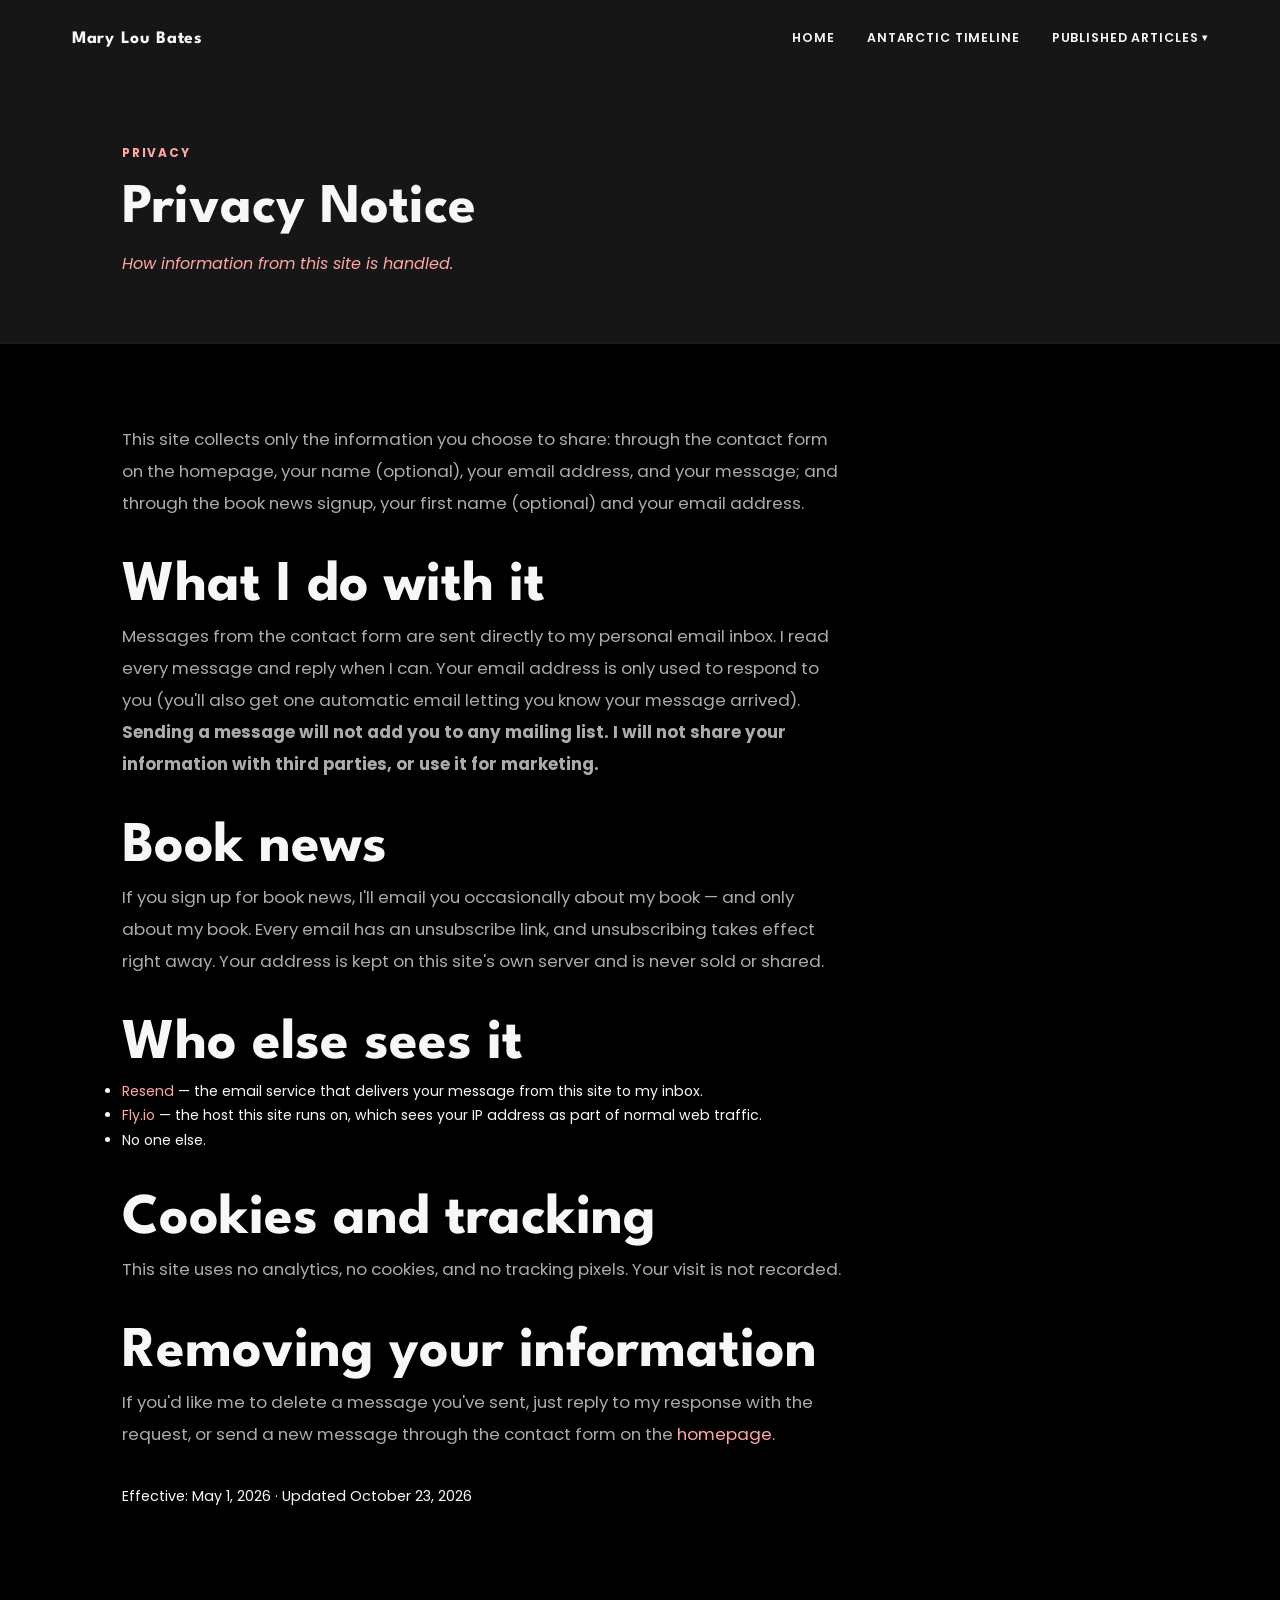
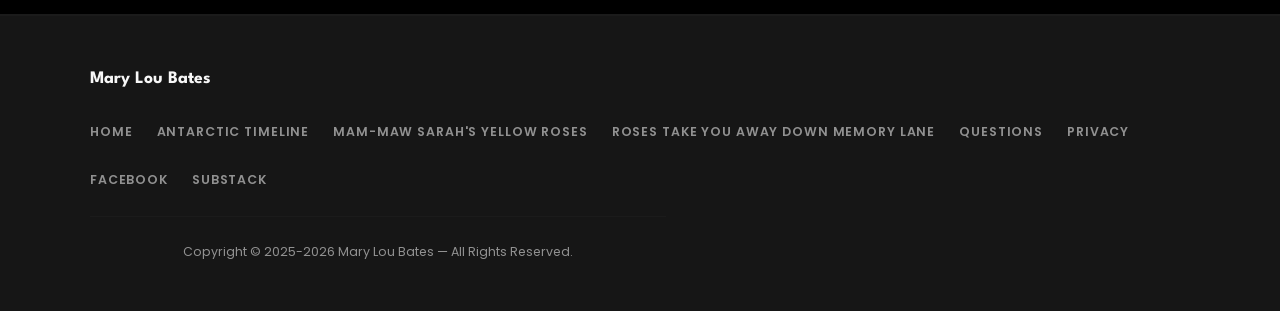
<file: wwwroot/privacy.html>
<!DOCTYPE html>
<html lang="en">
<head>
  <meta charset="UTF-8" />
  <meta name="viewport" content="width=device-width, initial-scale=1.0" />
  <title>Privacy Notice | Mary Lou Bates</title>
  <meta name="description" content="Privacy notice for maryloubates.com — what information is collected through the contact form and book news signup, and how it's used." />
  <link rel="preconnect" href="https://fonts.googleapis.com" />
  <link rel="preconnect" href="https://fonts.gstatic.com" crossorigin />
  <link href="https://fonts.googleapis.com/css2?family=League+Spartan:wght@400;700&family=Poppins:wght@300;400;600;700&display=swap" rel="stylesheet" />
  <link rel="stylesheet" href="css/style.css" />
  <link rel="canonical" href="https://maryloubates.com/privacy.html" />
  <meta name="robots" content="noindex" />
</head>
<body>

  <div class="nav-wrapper">
    <nav class="nav">
      <a href="index.html" class="nav-logo">Mary Lou Bates</a>
      <button class="nav-toggle" aria-label="Toggle menu"><span></span><span></span><span></span></button>
      <ul class="nav-links">
        <li><a href="index.html">Home</a></li>
        <li><a href="timeline.html">Antarctic Timeline</a></li>
        <li class="nav-dropdown">
          <a href="#" class="nav-dropdown-toggle">Published Articles <span class="nav-caret">▾</span></a>
          <ul class="nav-dropdown-menu">
            <li><a href="2009-american-rose-annual.html">Mam-Maw Sarah's Yellow Roses</a></li>
            <li><a href="2015-american-rose-annual.html">Roses Take You Away Down Memory Lane</a></li>
          </ul>
        </li>
      </ul>
    </nav>
  </div>

  <div class="page-hero">
    <div class="container">
      <span class="section-label">Privacy</span>
      <h1>Privacy Notice</h1>
      <p>How information from this site is handled.</p>
    </div>
  </div>

  <section>
    <div class="container">
      <div class="article-body" style="max-width:720px;">
        <p>This site collects only the information you choose to share: through the contact form on the homepage, your name (optional), your email address, and your message; and through the book news signup, your first name (optional) and your email address.</p>

        <h2 style="margin-top:2rem;">What I do with it</h2>
        <p>Messages from the contact form are sent directly to my personal email inbox. I read every message and reply when I can. Your email address is only used to respond to you (you'll also get one automatic email letting you know your message arrived). <strong>Sending a message will not add you to any mailing list. I will not share your information with third parties, or use it for marketing.</strong></p>

        <h2 style="margin-top:2rem;">Book news</h2>
        <p>If you sign up for book news, I'll email you occasionally about my book &mdash; and only about my book. Every email has an unsubscribe link, and unsubscribing takes effect right away. Your address is kept on this site's own server and is never sold or shared.</p>
        <h2 style="margin-top:2rem;">Who else sees it</h2>
        <ul>
          <li><a href="https://resend.com" target="_blank" rel="noopener">Resend</a> &mdash; the email service that delivers your message from this site to my inbox.</li>
          <li><a href="https://fly.io" target="_blank" rel="noopener">Fly.io</a> &mdash; the host this site runs on, which sees your IP address as part of normal web traffic.</li>
          <li>No one else.</li>
        </ul>

        <h2 style="margin-top:2rem;">Cookies and tracking</h2>
        <p>This site uses no analytics, no cookies, and no tracking pixels. Your visit is not recorded.</p>

        <h2 style="margin-top:2rem;">Removing your information</h2>
        <p>If you'd like me to delete a message you've sent, just reply to my response with the request, or send a new message through the contact form on the <a href="index.html#contact">homepage</a>.</p>

        <p style="margin-top:2rem;color:var(--muted);font-size:0.9rem;">Effective: May 1, 2026 &middot; Updated October 23, 2026</p>
      </div>
    </div>
  </section>

  <footer>
    <div class="footer-inner">
      <span class="footer-name">Mary Lou Bates</span>
      <ul class="footer-links">
        <li><a href="index.html">Home</a></li>
        <li><a href="timeline.html">Antarctic Timeline</a></li>
        <li><a href="2009-american-rose-annual.html">Mam-Maw Sarah's Yellow Roses</a></li>
        <li><a href="2015-american-rose-annual.html">Roses Take You Away Down Memory Lane</a></li>
        <li><a href="faq.html">Questions</a></li>
        <li><a href="privacy.html">Privacy</a></li>
        <li><a href="https://www.facebook.com/profile.php?id=61576369236411" target="_blank" rel="noopener">Facebook</a></li>
        <li><a href="https://marybatesroses.substack.com" target="_blank" rel="noopener">Substack</a></li>
      </ul>
      <p class="footer-copy">Copyright &copy; 2025-2026 Mary Lou Bates &mdash; All Rights Reserved.</p>
    </div>
  </footer>

  <script src="js/main.js?v=20260501"></script>
</body>
</html>
</file>
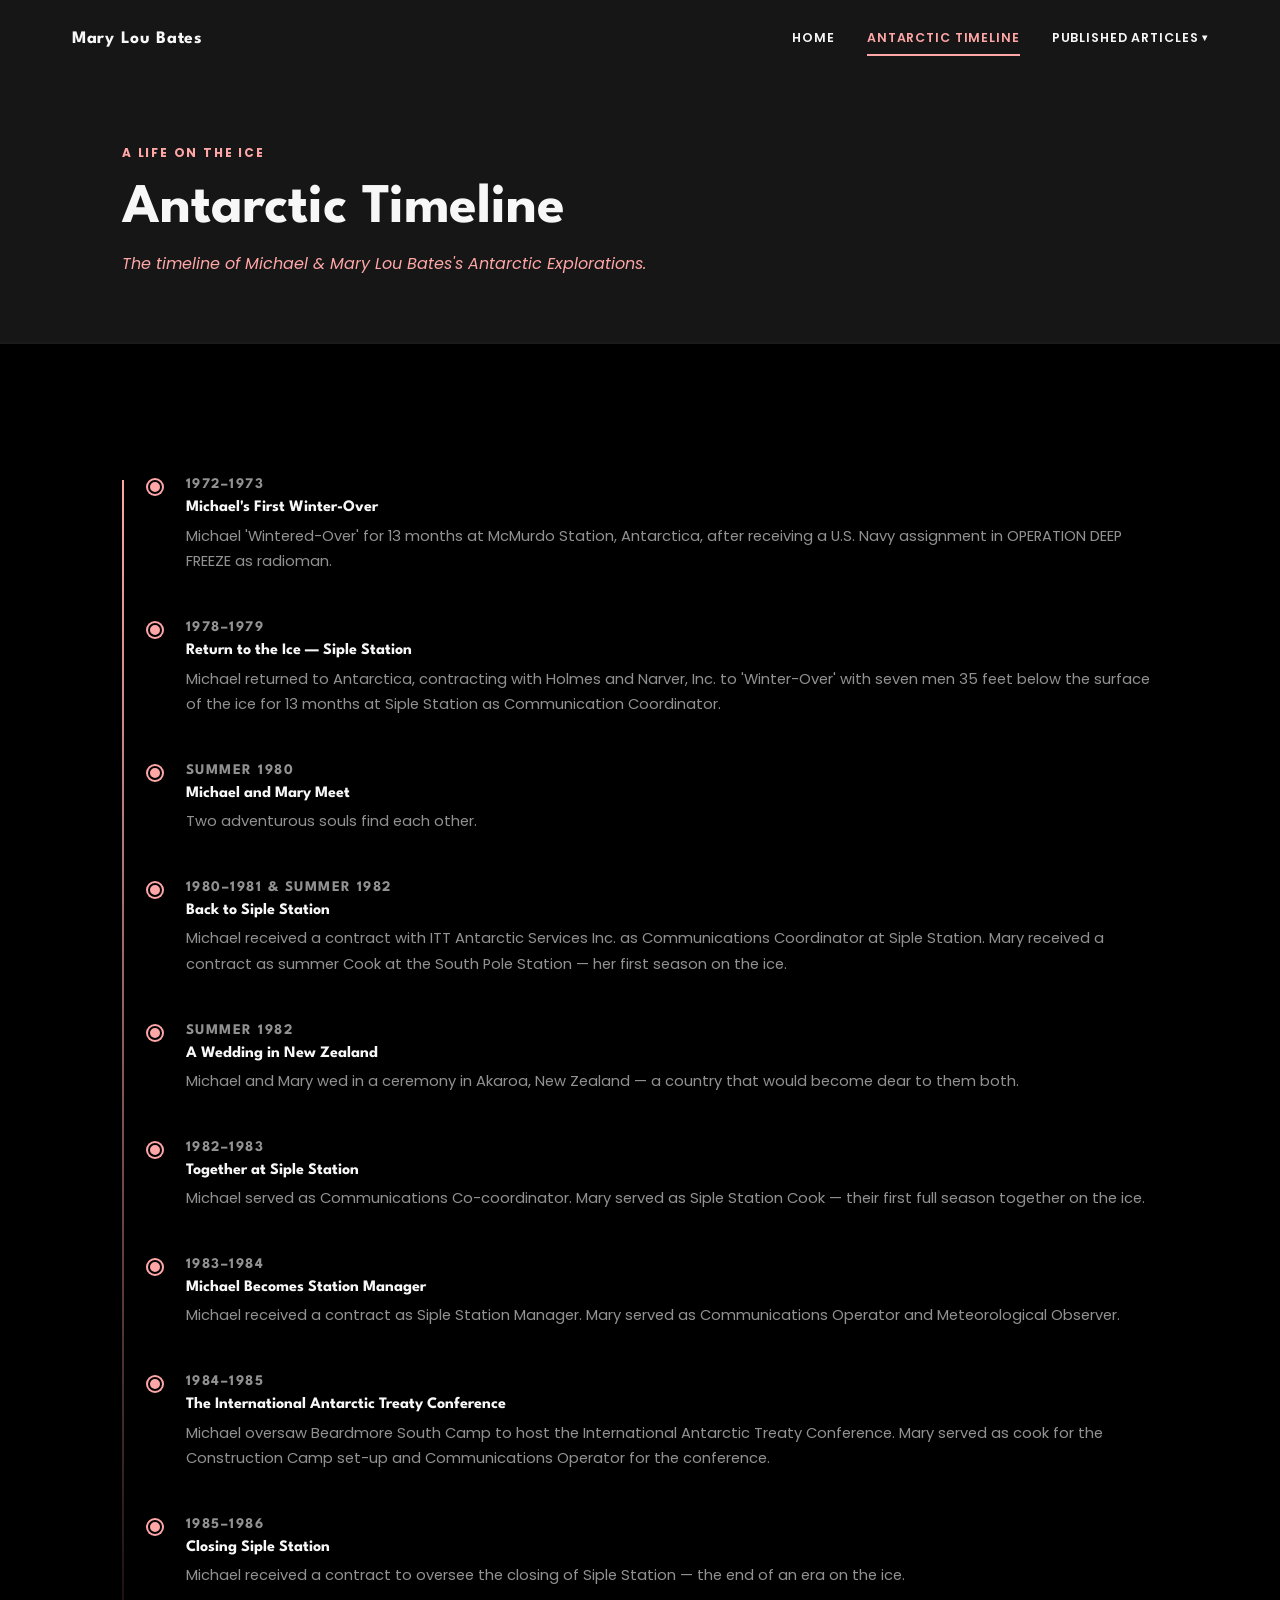
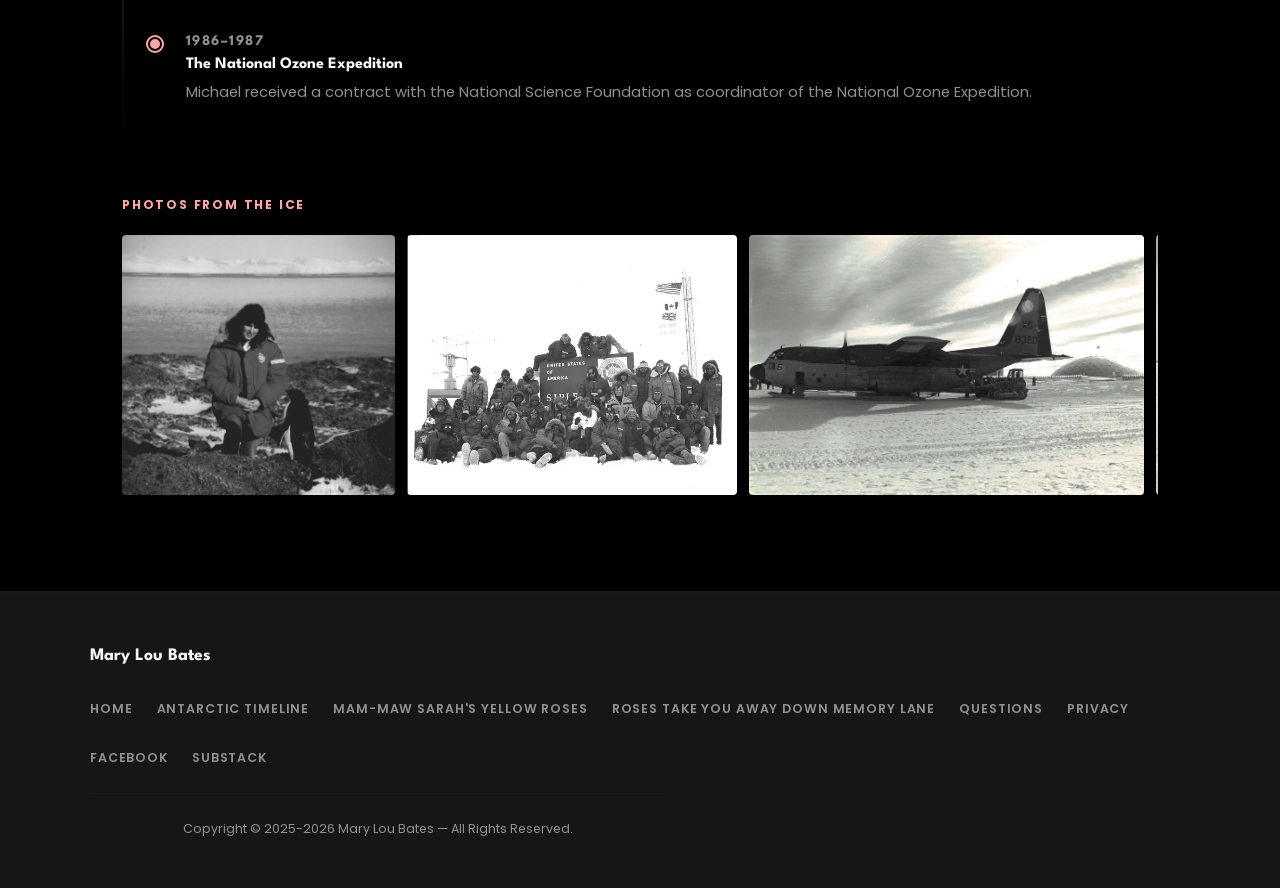
<file: wwwroot/timeline.html>
<!DOCTYPE html>
<html lang="en">
<head>
  <meta charset="UTF-8" />
  <meta name="viewport" content="width=device-width, initial-scale=1.0" />
  <title>Antarctic Timeline | Mary Lou Bates</title>
  <meta name="description" content="The Antarctic timeline of Michael &amp; Mary Lou Bates — from the ice to New Zealand and back again." />
  <link rel="preconnect" href="https://fonts.googleapis.com" />
  <link rel="preconnect" href="https://fonts.gstatic.com" crossorigin />
  <link href="https://fonts.googleapis.com/css2?family=League+Spartan:wght@400;700&family=Poppins:wght@300;400;600;700&display=swap" rel="stylesheet" />
  <link rel="stylesheet" href="css/style.css" />
  <link rel="canonical" href="https://maryloubates.com/timeline.html" />
  <meta property="og:type" content="website" />
  <meta property="og:url" content="https://maryloubates.com/timeline.html" />
  <meta property="og:title" content="Antarctic Timeline | Mary Lou Bates" />
  <meta property="og:description" content="The Antarctic timeline of Michael &amp; Mary Lou Bates — from the ice to New Zealand and back again." />
  <meta property="og:image" content="https://maryloubates.com/images/hero.png" />
  <meta name="twitter:card" content="summary_large_image" />
  <meta name="twitter:title" content="Antarctic Timeline | Mary Lou Bates" />
  <meta name="twitter:description" content="The Antarctic timeline of Michael &amp; Mary Lou Bates — from the ice to New Zealand and back again." />
  <meta name="twitter:image" content="https://maryloubates.com/images/hero.png" />
</head>
<body>

  <div class="nav-wrapper">
    <nav class="nav">
      <a href="index.html" class="nav-logo">Mary Lou Bates</a>
      <button class="nav-toggle" aria-label="Toggle menu"><span></span><span></span><span></span></button>
      <ul class="nav-links">
        <li><a href="index.html">Home</a></li>
        <li><a href="timeline.html">Antarctic Timeline</a></li>
        <li class="nav-dropdown">
          <a href="#" class="nav-dropdown-toggle">Published Articles <span class="nav-caret">▾</span></a>
          <ul class="nav-dropdown-menu">
            <li><a href="2009-american-rose-annual.html">Mam-Maw Sarah's Yellow Roses</a></li>
            <li><a href="2015-american-rose-annual.html">Roses Take You Away Down Memory Lane</a></li>
          </ul>
        </li>
      </ul>
    </nav>
  </div>

  <div class="page-hero">
    <div class="container">
      <span class="section-label">A Life on the Ice</span>
      <h1>Antarctic Timeline</h1>
      <p>The timeline of Michael &amp; Mary Lou Bates's Antarctic Explorations.</p>
    </div>
  </div>

  <!-- Timeline -->
  <section id="timeline">
    <div class="container">
      <div class="timeline">

        <div class="timeline-item">
          <p class="timeline-year">1972–1973</p>
          <h4>Michael's First Winter-Over</h4>
          <p>Michael 'Wintered-Over' for 13 months at McMurdo Station, Antarctica, after receiving a U.S. Navy assignment in OPERATION DEEP FREEZE as radioman.</p>
        </div>

        <div class="timeline-item">
          <p class="timeline-year">1978–1979</p>
          <h4>Return to the Ice — Siple Station</h4>
          <p>Michael returned to Antarctica, contracting with Holmes and Narver, Inc. to 'Winter-Over' with seven men 35 feet below the surface of the ice for 13 months at Siple Station as Communication Coordinator.</p>
        </div>

        <div class="timeline-item">
          <p class="timeline-year">Summer 1980</p>
          <h4>Michael and Mary Meet</h4>
          <p>Two adventurous souls find each other.</p>
        </div>

        <div class="timeline-item">
          <p class="timeline-year">1980–1981 &amp; Summer 1982</p>
          <h4>Back to Siple Station</h4>
          <p>Michael received a contract with ITT Antarctic Services Inc. as Communications Coordinator at Siple Station. Mary received a contract as summer Cook at the South Pole Station — her first season on the ice.</p>
        </div>

        <div class="timeline-item">
          <p class="timeline-year">Summer 1982</p>
          <h4>A Wedding in New Zealand</h4>
          <p>Michael and Mary wed in a ceremony in Akaroa, New Zealand — a country that would become dear to them both.</p>
        </div>

        <div class="timeline-item">
          <p class="timeline-year">1982–1983</p>
          <h4>Together at Siple Station</h4>
          <p>Michael served as Communications Co-coordinator. Mary served as Siple Station Cook — their first full season together on the ice.</p>
        </div>

        <div class="timeline-item">
          <p class="timeline-year">1983–1984</p>
          <h4>Michael Becomes Station Manager</h4>
          <p>Michael received a contract as Siple Station Manager. Mary served as Communications Operator and Meteorological Observer.</p>
        </div>

        <div class="timeline-item">
          <p class="timeline-year">1984–1985</p>
          <h4>The International Antarctic Treaty Conference</h4>
          <p>Michael oversaw Beardmore South Camp to host the International Antarctic Treaty Conference. Mary served as cook for the Construction Camp set-up and Communications Operator for the conference.</p>
        </div>

        <div class="timeline-item">
          <p class="timeline-year">1985–1986</p>
          <h4>Closing Siple Station</h4>
          <p>Michael received a contract to oversee the closing of Siple Station — the end of an era on the ice.</p>
        </div>

        <div class="timeline-item">
          <p class="timeline-year">1986–1987</p>
          <h4>The National Ozone Expedition</h4>
          <p>Michael received a contract with the National Science Foundation as coordinator of the National Ozone Expedition.</p>
        </div>

      </div>

      <!-- Photo gallery -->
      <div style="margin-top:3rem;">
        <span class="section-label">Photos from the Ice</span>
        <div style="display:flex;gap:0.75rem;overflow-x:auto;padding-bottom:1rem;margin-top:1.25rem;scroll-snap-type:x mandatory;">
          <img src="images/timeline-1.png" alt="Antarctica" style="height:260px;width:auto;flex-shrink:0;border-radius:4px;object-fit:cover;scroll-snap-align:start;" />
          <img src="images/timeline-2.png" alt="Antarctica" style="height:260px;width:auto;flex-shrink:0;border-radius:4px;object-fit:cover;scroll-snap-align:start;" />
          <img src="images/timeline-3.png" alt="Antarctica" style="height:260px;width:auto;flex-shrink:0;border-radius:4px;object-fit:cover;scroll-snap-align:start;" />
          <img src="images/timeline-4.png" alt="Antarctica" style="height:260px;width:auto;flex-shrink:0;border-radius:4px;object-fit:cover;scroll-snap-align:start;" />
          <img src="images/timeline-5.png" alt="Antarctica" style="height:260px;width:auto;flex-shrink:0;border-radius:4px;object-fit:cover;scroll-snap-align:start;" />
          <img src="images/timeline-6.png" alt="Antarctica" style="height:260px;width:auto;flex-shrink:0;border-radius:4px;object-fit:cover;scroll-snap-align:start;" />
          <img src="images/timeline-7.png" alt="Antarctica" style="height:260px;width:auto;flex-shrink:0;border-radius:4px;object-fit:cover;scroll-snap-align:start;" />
          <img src="images/timeline-8.png" alt="Antarctica" style="height:260px;width:auto;flex-shrink:0;border-radius:4px;object-fit:cover;scroll-snap-align:start;" />
        </div>
      </div>
    </div>
  </section>

  <!-- Footer -->
  <footer>
    <div class="footer-inner">
      <span class="footer-name">Mary Lou Bates</span>
      <ul class="footer-links">
        <li><a href="index.html">Home</a></li>
        <li><a href="timeline.html">Antarctic Timeline</a></li>
        <li><a href="2009-american-rose-annual.html">Mam-Maw Sarah's Yellow Roses</a></li>
        <li><a href="2015-american-rose-annual.html">Roses Take You Away Down Memory Lane</a></li>
        <li><a href="faq.html">Questions</a></li>
        <li><a href="privacy.html">Privacy</a></li>
        <li><a href="https://www.facebook.com/profile.php?id=61576369236411" target="_blank" rel="noopener">Facebook</a></li>
        <li><a href="https://marybatesroses.substack.com" target="_blank" rel="noopener">Substack</a></li>
      </ul>
      <p class="footer-copy">Copyright &copy; 2025-2026 Mary Lou Bates &mdash; All Rights Reserved.</p>
    </div>
  </footer>

  <script src="js/main.js?v=20260501"></script>
</body>
</html>
</file>
<file: css/style.css>
/* ============================================
   Mary Lou Bates — Main Stylesheet
   Dark theme, coral accents
   ============================================ */

:root {
  --black: #000000;
  --dark: #161616;
  --dark-mid: #1b1b1b;
  --coral: #ffa6a6;
  --coral-light: #ffcece;
  --text-primary: #f7f7f7;
  --text-secondary: #919191;
  --text-muted: #ababab;
  --font-heading: 'League Spartan', arial, sans-serif;
  --font-body: 'Poppins', arial, sans-serif;
}

* {
  margin: 0;
  padding: 0;
  box-sizing: border-box;
}

html { scroll-behavior: smooth; }

body {
  background: var(--black);
  color: var(--text-primary);
  font-family: var(--font-body);
  font-size: clamp(14px, 1.1vw, 18px);
  line-height: 1.75;
}

img { max-width: 100%; height: auto; display: block; }

a { color: var(--coral); text-decoration: none; transition: color 0.2s; }
a:hover { color: var(--coral-light); }

/* ---- Typography ---- */
h1, h2, h3, h4, h5 {
  font-family: var(--font-heading);
  font-weight: 700;
  line-height: 1.2;
  color: var(--text-primary);
}

h1 { font-size: clamp(2.4rem, 6vw, 5.5rem); }
h2 { font-size: clamp(2rem, 4.5vw, 4rem); }
h3 { font-size: clamp(1.6rem, 3.5vw, 3rem); }
h4 { font-size: clamp(1.3rem, 2.5vw, 2.2rem); }

p {
  color: var(--text-muted);
  margin-bottom: 1.25rem;
  max-width: 72ch;
}

p:last-child { margin-bottom: 0; }

/* ---- Layout ---- */
.container {
  max-width: 1100px;
  margin: 0 auto;
  padding: 0 2rem;
}

section {
  padding: 5rem 0;
  border-bottom: 2px solid var(--dark-mid);
}

section:last-of-type { border-bottom: none; }

/* ---- Navigation ---- */
.nav-wrapper {
  position: sticky;
  top: 0;
  z-index: 100;
  background: var(--dark);
}

.nav {
  display: flex;
  align-items: center;
  justify-content: space-between;
  padding: 1.4rem 2rem;
  max-width: 1200px;
  margin: 0 auto;
}

.nav-logo {
  font-family: var(--font-heading);
  font-size: 1.1rem;
  font-weight: 700;
  color: var(--text-primary);
  letter-spacing: 0.04em;
}

.nav-links {
  display: flex;
  list-style: none;
  gap: 2rem;
  align-items: center;
}

.nav-links > li {
  display: flex;
  align-items: center;
}

.nav-links a {
  font-size: 0.78rem;
  font-weight: 600;
  letter-spacing: 0.07em;
  text-transform: uppercase;
  color: var(--text-primary);
  padding: 0.3rem 0;
  border-bottom: 2px solid transparent;
  transition: border-color 0.2s, color 0.2s;
}

.nav-links a:hover,
.nav-links a.active {
  color: var(--coral);
  border-color: var(--coral);
}

.nav-toggle {
  display: none;
  background: none;
  border: none;
  cursor: pointer;
  padding: 0.4rem;
}

.nav-toggle span {
  display: block;
  width: 24px;
  height: 2px;
  background: var(--text-primary);
  margin: 5px 0;
  transition: 0.3s;
}

/* ---- Dropdown ---- */
.nav-dropdown {
  position: relative;
}

.nav-dropdown-toggle {
  display: flex;
  align-items: center;
  gap: 0.3em;
  cursor: pointer;
}

.nav-caret {
  font-size: 0.65rem;
  transition: transform 0.2s;
  display: inline-block;
}

.nav-dropdown-menu {
  display: none;
  position: absolute;
  top: calc(100% + 0.75rem);
  right: 0;
  background: var(--dark);
  border: 1px solid var(--dark-mid);
  border-radius: 4px;
  min-width: 200px;
  list-style: none;
  padding: 0.5rem 0;
  z-index: 200;
  box-shadow: 0 8px 24px rgba(0,0,0,0.5);
}

.nav-dropdown-menu li a {
  display: block;
  padding: 0.65rem 1.25rem;
  font-size: 0.78rem;
  font-weight: 600;
  letter-spacing: 0.07em;
  text-transform: uppercase;
  color: var(--text-primary);
  border-bottom: none;
  transition: color 0.2s, background 0.2s;
}

.nav-dropdown-menu li a:hover {
  color: var(--coral);
  background: rgba(255,166,166,0.06);
}

.nav-dropdown:hover .nav-dropdown-menu,
.nav-dropdown.open .nav-dropdown-menu {
  display: block;
}

.nav-dropdown:hover .nav-caret,
.nav-dropdown.open .nav-caret {
  transform: rotate(180deg);
}

@media (max-width: 768px) {
  .nav-toggle { display: block; }
  .nav-links {
    display: none;
    position: absolute;
    top: 100%;
    left: 0; right: 0;
    background: var(--dark);
    flex-direction: column;
    align-items: flex-start;
    padding: 1.5rem 2rem;
    gap: 1.25rem;
    border-top: 1px solid var(--dark-mid);
  }
  .nav-links.open { display: flex; }
  .nav-links a { font-size: 0.95rem; }

  .nav-dropdown-menu {
    position: static;
    box-shadow: none;
    border: none;
    border-left: 2px solid var(--coral);
    border-radius: 0;
    padding: 0.25rem 0 0.25rem 1rem;
    margin-top: 0.25rem;
    background: transparent;
  }

  .nav-dropdown-menu li a {
    padding: 0.4rem 0;
    font-size: 0.88rem;
  }
}

/* ---- Hero ---- */
.hero {
  position: relative;
  min-height: 90vh;
  display: flex;
  align-items: flex-end;
  overflow: hidden;
  background: var(--black);
}

.hero-bg {
  position: absolute;
  inset: 0;
  width: 100%;
  height: 100%;
  object-fit: cover;
  object-position: center top;
  opacity: 0.6;
}

.hero-overlay {
  position: absolute;
  inset: 0;
  background: linear-gradient(
    to bottom,
    rgba(0,0,0,0.1) 0%,
    rgba(0,0,0,0.3) 50%,
    rgba(0,0,0,0.85) 100%
  );
}

.hero-content {
  position: relative;
  z-index: 2;
  padding: 4rem 2rem;
  max-width: 900px;
}

.hero-content h1 {
  font-style: italic;
  color: var(--text-primary);
  line-height: 1.15;
  text-shadow: 0 2px 20px rgba(0,0,0,0.5);
}

.hero-content h1 em {
  color: var(--coral);
  font-style: italic;
}

/* ---- Page Hero (inner pages) ---- */
.page-hero {
  background: var(--dark);
  padding: 4rem 2rem;
  border-bottom: 2px solid var(--dark-mid);
}

.page-hero h1 {
  font-size: clamp(2rem, 5vw, 3.5rem);
  margin-bottom: 0.5rem;
}

.page-hero p {
  color: var(--coral);
  font-size: 1rem;
  font-style: italic;
  max-width: none;
}

/* ---- Section labels ---- */
.section-label {
  font-size: 0.75rem;
  font-weight: 700;
  letter-spacing: 0.15em;
  text-transform: uppercase;
  color: var(--coral);
  margin-bottom: 0.75rem;
  display: block;
}

/* ---- About section ---- */
.about-text {
  max-width: 72ch;
}

.about-text p {
  font-size: 1.05rem;
  line-height: 1.85;
}

/* ---- Timeline ---- */
.timeline {
  position: relative;
  padding-left: 2rem;
  margin-top: 3rem;
}

.timeline::before {
  content: '';
  position: absolute;
  left: 0;
  top: 8px;
  bottom: 8px;
  width: 2px;
  background: linear-gradient(to bottom, var(--coral), transparent);
}

.timeline-item {
  position: relative;
  padding: 0 0 2.5rem 2rem;
}

.timeline-item::before {
  content: '';
  position: absolute;
  left: -0.4rem;
  top: 8px;
  width: 10px;
  height: 10px;
  border-radius: 50%;
  background: var(--coral);
  border: 2px solid var(--black);
  box-shadow: 0 0 0 2px var(--coral);
}

.timeline-year {
  font-family: var(--font-heading);
  font-size: 0.8rem;
  font-weight: 700;
  letter-spacing: 0.1em;
  color: var(--coral);
  text-transform: uppercase;
  margin-bottom: 0.25rem;
}

.timeline-item h4 {
  font-size: 1rem;
  margin-bottom: 0.4rem;
  color: var(--text-primary);
}

.timeline-item p {
  font-size: 0.92rem;
  color: var(--text-secondary);
  max-width: none;
  margin: 0;
}

/* ---- Article pages ---- */
.article-body {
  max-width: 72ch;
}

.article-body p {
  font-size: 1.05rem;
  line-height: 1.9;
  color: var(--text-muted);
  margin-bottom: 1.5rem;
}

.article-body h3 {
  font-size: 1.4rem;
  color: var(--coral);
  margin: 2rem 0 0.75rem;
}

.article-meta {
  display: flex;
  gap: 1.5rem;
  align-items: center;
  flex-wrap: wrap;
  padding: 1.25rem 0;
  border-top: 1px solid var(--dark-mid);
  border-bottom: 1px solid var(--dark-mid);
  margin-bottom: 2.5rem;
}

.article-meta span {
  font-size: 0.8rem;
  color: var(--text-secondary);
  font-weight: 600;
  letter-spacing: 0.06em;
  text-transform: uppercase;
}

.article-meta span strong {
  color: var(--coral);
}

/* ---- Contact form ---- */
.contact-section {
  background: var(--dark);
}

.contact-grid {
  display: grid;
  grid-template-columns: 1fr 1fr;
  gap: 5rem;
  align-items: start;
}

@media (max-width: 768px) {
  .contact-grid { grid-template-columns: 1fr; gap: 2.5rem; }
}

.contact-info h2 {
  margin-bottom: 1rem;
}

.contact-info p {
  font-size: 1rem;
  line-height: 1.8;
  margin-bottom: 1.5rem;
}

.social-link {
  display: inline-flex;
  align-items: center;
  gap: 0.6rem;
  color: var(--coral);
  font-size: 0.9rem;
  font-weight: 600;
  padding: 0.6rem 1.25rem;
  border: 1px solid var(--coral);
  border-radius: 4px;
  transition: background 0.2s, color 0.2s;
}

.social-link:hover {
  background: var(--coral);
  color: var(--black);
}

.contact-form {
  display: grid;
  gap: 1.25rem;
}

.form-group {
  position: relative;
}

.form-group label {
  display: block;
  font-size: 0.75rem;
  font-weight: 600;
  letter-spacing: 0.08em;
  text-transform: uppercase;
  color: var(--text-secondary);
  margin-bottom: 0.5rem;
}

.form-group input,
.form-group textarea {
  width: 100%;
  background: transparent;
  border: 1px solid rgba(255,255,255,0.2);
  border-radius: 4px;
  padding: 0.85rem 1rem;
  color: var(--text-primary);
  font-family: var(--font-body);
  font-size: 0.95rem;
  transition: border-color 0.2s, box-shadow 0.2s;
  outline: none;
}

.form-group input:focus,
.form-group textarea:focus {
  border-color: var(--coral);
  box-shadow: 0 0 0 1px var(--coral);
}

.form-group textarea {
  min-height: 140px;
  resize: vertical;
}

.btn {
  display: inline-block;
  padding: 0.9rem 2.5rem;
  background: var(--coral);
  color: var(--black);
  font-family: var(--font-body);
  font-weight: 700;
  font-size: 0.9rem;
  letter-spacing: 0.05em;
  border: none;
  border-radius: 4px;
  cursor: pointer;
  transition: background 0.2s;
}

.btn:hover {
  background: var(--coral-light);
  color: var(--black);
}

.form-note {
  font-size: 0.72rem;
  color: var(--text-secondary);
  line-height: 1.5;
}

/* ---- Footer ---- */
footer {
  background: var(--dark);
  padding: 3rem 2rem;
  border-top: 2px solid var(--dark-mid);
}

.footer-inner {
  max-width: 1100px;
  margin: 0 auto;
  display: flex;
  align-items: center;
  justify-content: space-between;
  flex-wrap: wrap;
  gap: 1.5rem;
}

.footer-name {
  font-family: var(--font-heading);
  font-size: 1.1rem;
  font-weight: 700;
  color: var(--text-primary);
}

.footer-links {
  display: flex;
  list-style: none;
  gap: 1.5rem;
  flex-wrap: wrap;
}

.footer-links a {
  font-size: 0.78rem;
  font-weight: 600;
  letter-spacing: 0.07em;
  text-transform: uppercase;
  color: var(--text-secondary);
  transition: color 0.2s;
}

.footer-links a:hover { color: var(--coral); }

.footer-copy {
  font-size: 0.78rem;
  color: var(--text-secondary);
  width: 100%;
  padding-top: 1.5rem;
  border-top: 1px solid var(--dark-mid);
  text-align: center;
}
</file>
<file: wwwroot/css/style.css>
/* ============================================
   Mary Lou Bates — Main Stylesheet
   Dark theme, coral accents
   ============================================ */

:root {
  --black: #000000;
  --dark: #161616;
  --dark-mid: #1b1b1b;
  --coral: #ffa6a6;
  --coral-light: #ffcece;
  --text-primary: #f7f7f7;
  --text-secondary: #919191;
  --text-muted: #ababab;
  --font-heading: 'League Spartan', arial, sans-serif;
  --font-body: 'Poppins', arial, sans-serif;
}

* {
  margin: 0;
  padding: 0;
  box-sizing: border-box;
}

html { scroll-behavior: smooth; }

body {
  background: var(--black);
  color: var(--text-primary);
  font-family: var(--font-body);
  font-size: clamp(14px, 1.1vw, 18px);
  line-height: 1.75;
}

img { max-width: 100%; height: auto; display: block; }

a { color: var(--coral); text-decoration: none; transition: color 0.2s; }
a:hover { color: var(--coral-light); }

/* ---- Typography ---- */
h1, h2, h3, h4, h5 {
  font-family: var(--font-heading);
  font-weight: 700;
  line-height: 1.2;
  color: var(--text-primary);
}

h1 { font-size: clamp(2.4rem, 6vw, 5.5rem); }
h2 { font-size: clamp(2rem, 4.5vw, 4rem); }
h3 { font-size: clamp(1.6rem, 3.5vw, 3rem); }
h4 { font-size: clamp(1.3rem, 2.5vw, 2.2rem); }

p {
  color: var(--text-muted);
  margin-bottom: 1.25rem;
  max-width: 72ch;
}

p:last-child { margin-bottom: 0; }

/* ---- Layout ---- */
.container {
  max-width: 1100px;
  margin: 0 auto;
  padding: 0 2rem;
}

section {
  padding: 5rem 0;
  border-bottom: 2px solid var(--dark-mid);
}

section:last-of-type { border-bottom: none; }

/* ---- Navigation ---- */
.nav-wrapper {
  position: sticky;
  top: 0;
  z-index: 100;
  background: var(--dark);
}

.nav {
  display: flex;
  align-items: center;
  justify-content: space-between;
  padding: 1.4rem 2rem;
  max-width: 1200px;
  margin: 0 auto;
}

.nav-logo {
  font-family: var(--font-heading);
  font-size: 1.1rem;
  font-weight: 700;
  color: var(--text-primary);
  letter-spacing: 0.04em;
}

.nav-links {
  display: flex;
  list-style: none;
  gap: 2rem;
  align-items: center;
}

.nav-links > li {
  display: flex;
  align-items: center;
}

.nav-links a {
  font-size: 0.78rem;
  font-weight: 600;
  letter-spacing: 0.07em;
  text-transform: uppercase;
  color: var(--text-primary);
  padding: 0.3rem 0;
  border-bottom: 2px solid transparent;
  transition: border-color 0.2s, color 0.2s;
}

.nav-links a:hover,
.nav-links a.active {
  color: var(--coral);
  border-color: var(--coral);
}

.nav-toggle {
  display: none;
  background: none;
  border: none;
  cursor: pointer;
  padding: 0.4rem;
}

.nav-toggle span {
  display: block;
  width: 24px;
  height: 2px;
  background: var(--text-primary);
  margin: 5px 0;
  transition: 0.3s;
}

/* ---- Dropdown ---- */
.nav-dropdown {
  position: relative;
}

.nav-dropdown-toggle {
  display: flex;
  align-items: center;
  gap: 0.3em;
  cursor: pointer;
}

.nav-caret {
  font-size: 0.65rem;
  transition: transform 0.2s;
  display: inline-block;
}

.nav-dropdown-menu {
  display: none;
  position: absolute;
  top: calc(100% + 0.75rem);
  right: 0;
  background: var(--dark);
  border: 1px solid var(--dark-mid);
  border-radius: 4px;
  min-width: 200px;
  list-style: none;
  padding: 0.5rem 0;
  z-index: 200;
  box-shadow: 0 8px 24px rgba(0,0,0,0.5);
}

.nav-dropdown-menu li a {
  display: block;
  padding: 0.65rem 1.25rem;
  font-size: 0.78rem;
  font-weight: 600;
  letter-spacing: 0.07em;
  text-transform: uppercase;
  color: var(--text-primary);
  border-bottom: none;
  transition: color 0.2s, background 0.2s;
}

.nav-dropdown-menu li a:hover {
  color: var(--coral);
  background: rgba(255,166,166,0.06);
}

.nav-dropdown:hover .nav-dropdown-menu,
.nav-dropdown.open .nav-dropdown-menu {
  display: block;
}

.nav-dropdown:hover .nav-caret,
.nav-dropdown.open .nav-caret {
  transform: rotate(180deg);
}

@media (max-width: 768px) {
  .nav-toggle { display: block; }
  .nav-links {
    display: none;
    position: absolute;
    top: 100%;
    left: 0; right: 0;
    background: var(--dark);
    flex-direction: column;
    align-items: flex-start;
    padding: 1.5rem 2rem;
    gap: 1.25rem;
    border-top: 1px solid var(--dark-mid);
  }
  .nav-links.open { display: flex; }
  .nav-links a { font-size: 0.95rem; }

  .nav-dropdown-menu {
    position: static;
    box-shadow: none;
    border: none;
    border-left: 2px solid var(--coral);
    border-radius: 0;
    padding: 0.25rem 0 0.25rem 1rem;
    margin-top: 0.25rem;
    background: transparent;
  }

  .nav-dropdown-menu li a {
    padding: 0.4rem 0;
    font-size: 0.88rem;
  }
}

/* ---- Hero ---- */
.hero {
  position: relative;
  min-height: 90vh;
  display: flex;
  align-items: flex-end;
  overflow: hidden;
  background: var(--black);
}

.hero-bg {
  position: absolute;
  inset: 0;
  width: 100%;
  height: 100%;
  object-fit: cover;
  object-position: center top;
  opacity: 0.6;
}

.hero-overlay {
  position: absolute;
  inset: 0;
  background: linear-gradient(
    to bottom,
    rgba(0,0,0,0.1) 0%,
    rgba(0,0,0,0.3) 50%,
    rgba(0,0,0,0.85) 100%
  );
}

.hero-content {
  position: relative;
  z-index: 2;
  padding: 4rem 2rem;
  max-width: 900px;
}

.hero-content h1 {
  font-style: italic;
  color: var(--text-primary);
  line-height: 1.15;
  text-shadow: 0 2px 20px rgba(0,0,0,0.5);
}

.hero-content h1 em {
  color: var(--coral);
  font-style: italic;
}

/* ---- Page Hero (inner pages) ---- */
.page-hero {
  background: var(--dark);
  padding: 4rem 2rem;
  border-bottom: 2px solid var(--dark-mid);
}

.page-hero h1 {
  font-size: clamp(2rem, 5vw, 3.5rem);
  margin-bottom: 0.5rem;
}

.page-hero p {
  color: var(--coral);
  font-size: 1rem;
  font-style: italic;
  max-width: none;
}

/* ---- Section labels ---- */
.section-label {
  font-size: 0.75rem;
  font-weight: 700;
  letter-spacing: 0.15em;
  text-transform: uppercase;
  color: var(--coral);
  margin-bottom: 0.75rem;
  display: block;
}

/* ---- About section ---- */
.about-text {
  max-width: 72ch;
}

.about-text p {
  font-size: 1.05rem;
  line-height: 1.85;
}

/* ---- Timeline ---- */
.timeline {
  position: relative;
  padding-left: 2rem;
  margin-top: 3rem;
}

.timeline::before {
  content: '';
  position: absolute;
  left: 0;
  top: 8px;
  bottom: 8px;
  width: 2px;
  background: linear-gradient(to bottom, var(--coral), transparent);
}

.timeline-item {
  position: relative;
  padding: 0 0 2.5rem 2rem;
}

.timeline-item::before {
  content: '';
  position: absolute;
  left: -0.4rem;
  top: 8px;
  width: 10px;
  height: 10px;
  border-radius: 50%;
  background: var(--coral);
  border: 2px solid var(--black);
  box-shadow: 0 0 0 2px var(--coral);
}

.timeline-year {
  font-family: var(--font-heading);
  font-size: 0.8rem;
  font-weight: 700;
  letter-spacing: 0.1em;
  color: var(--coral);
  text-transform: uppercase;
  margin-bottom: 0.25rem;
}

.timeline-item h4 {
  font-size: 1rem;
  margin-bottom: 0.4rem;
  color: var(--text-primary);
}

.timeline-item p {
  font-size: 0.92rem;
  color: var(--text-secondary);
  max-width: none;
  margin: 0;
}

/* ---- Article pages ---- */
.article-body {
  max-width: 72ch;
}

.article-body p {
  font-size: 1.05rem;
  line-height: 1.9;
  color: var(--text-muted);
  margin-bottom: 1.5rem;
}

.article-body h3 {
  font-size: 1.4rem;
  color: var(--coral);
  margin: 2rem 0 0.75rem;
}

.article-meta {
  display: flex;
  gap: 1.5rem;
  align-items: center;
  flex-wrap: wrap;
  padding: 1.25rem 0;
  border-top: 1px solid var(--dark-mid);
  border-bottom: 1px solid var(--dark-mid);
  margin-bottom: 2.5rem;
}

.article-meta span {
  font-size: 0.8rem;
  color: var(--text-secondary);
  font-weight: 600;
  letter-spacing: 0.06em;
  text-transform: uppercase;
}

.article-meta span strong {
  color: var(--coral);
}

/* ---- Book news signup ---- */
.news-section {
  background: var(--dark-mid);
  border-top: 1px solid rgba(255,166,166,0.25);
  border-bottom: 1px solid rgba(255,166,166,0.25);
}

.news-inner {
  max-width: 720px;
  text-align: center;
}

.news-inner h2 { margin: 0.25rem 0 1rem; }

.news-inner p {
  line-height: 1.8;
  margin-bottom: 1.5rem;
}

.news-form {
  display: grid;
  grid-template-columns: 1fr 1.4fr auto;
  gap: 1rem;
  align-items: end;
  text-align: left;
}

.news-form .btn { padding: 0.95rem 1.75rem; }

.news-status {
  font-size: 1.05rem;
  padding: 1rem 1.25rem;
  border: 1px solid var(--coral);
  border-radius: 4px;
  color: var(--coral);
  text-align: left;
}

.news-status.err { border-color: #ff6b6b; color: #ff8a8a; }

@media (max-width: 768px) {
  .news-form { grid-template-columns: 1fr; }
}

/* ---- Contact form ---- */
.contact-section {
  background: var(--dark);
}

.contact-grid {
  display: grid;
  grid-template-columns: 1fr 1fr;
  gap: 5rem;
  align-items: start;
}

@media (max-width: 768px) {
  .contact-grid { grid-template-columns: 1fr; gap: 2.5rem; }
}

.contact-info h2 {
  margin-bottom: 1rem;
}

.contact-info p {
  font-size: 1rem;
  line-height: 1.8;
  margin-bottom: 1.5rem;
}

.social-link {
  display: inline-flex;
  align-items: center;
  gap: 0.6rem;
  color: var(--coral);
  font-size: 0.9rem;
  font-weight: 600;
  padding: 0.6rem 1.25rem;
  border: 1px solid var(--coral);
  border-radius: 4px;
  transition: background 0.2s, color 0.2s;
}

.social-link:hover {
  background: var(--coral);
  color: var(--black);
}

.contact-form {
  display: grid;
  gap: 1.25rem;
}

.form-group {
  position: relative;
}

.form-group label {
  display: block;
  font-size: 0.75rem;
  font-weight: 600;
  letter-spacing: 0.08em;
  text-transform: uppercase;
  color: var(--text-secondary);
  margin-bottom: 0.5rem;
}

.form-group input,
.form-group textarea {
  width: 100%;
  background: transparent;
  border: 1px solid rgba(255,255,255,0.2);
  border-radius: 4px;
  padding: 0.85rem 1rem;
  color: var(--text-primary);
  font-family: var(--font-body);
  font-size: 1rem;
  transition: border-color 0.2s, box-shadow 0.2s;
  outline: none;
}

.form-group input:focus,
.form-group textarea:focus {
  border-color: var(--coral);
  box-shadow: 0 0 0 1px var(--coral);
}

.form-group textarea {
  min-height: 140px;
  resize: vertical;
}

.btn {
  display: inline-block;
  padding: 0.9rem 2.5rem;
  background: var(--coral);
  color: var(--black);
  font-family: var(--font-body);
  font-weight: 700;
  font-size: 0.9rem;
  letter-spacing: 0.05em;
  border: none;
  border-radius: 4px;
  cursor: pointer;
  transition: background 0.2s;
}

.btn:hover {
  background: var(--coral-light);
  color: var(--black);
}

.form-note {
  font-size: 0.72rem;
  color: var(--text-secondary);
  line-height: 1.5;
}

/* ---- Footer ---- */
footer {
  background: var(--dark);
  padding: 3rem 2rem;
  border-top: 2px solid var(--dark-mid);
}

.footer-inner {
  max-width: 1100px;
  margin: 0 auto;
  display: flex;
  align-items: center;
  justify-content: space-between;
  flex-wrap: wrap;
  gap: 1.5rem;
}

.footer-name {
  font-family: var(--font-heading);
  font-size: 1.1rem;
  font-weight: 700;
  color: var(--text-primary);
}

.footer-links {
  display: flex;
  list-style: none;
  gap: 1.5rem;
  flex-wrap: wrap;
}

.footer-links a {
  font-size: 0.78rem;
  font-weight: 600;
  letter-spacing: 0.07em;
  text-transform: uppercase;
  color: var(--text-secondary);
  transition: color 0.2s;
}

.footer-links a:hover { color: var(--coral); }

.footer-copy {
  font-size: 0.78rem;
  color: var(--text-secondary);
  width: 100%;
  padding-top: 1.5rem;
  border-top: 1px solid var(--dark-mid);
  text-align: center;
}
</file>
